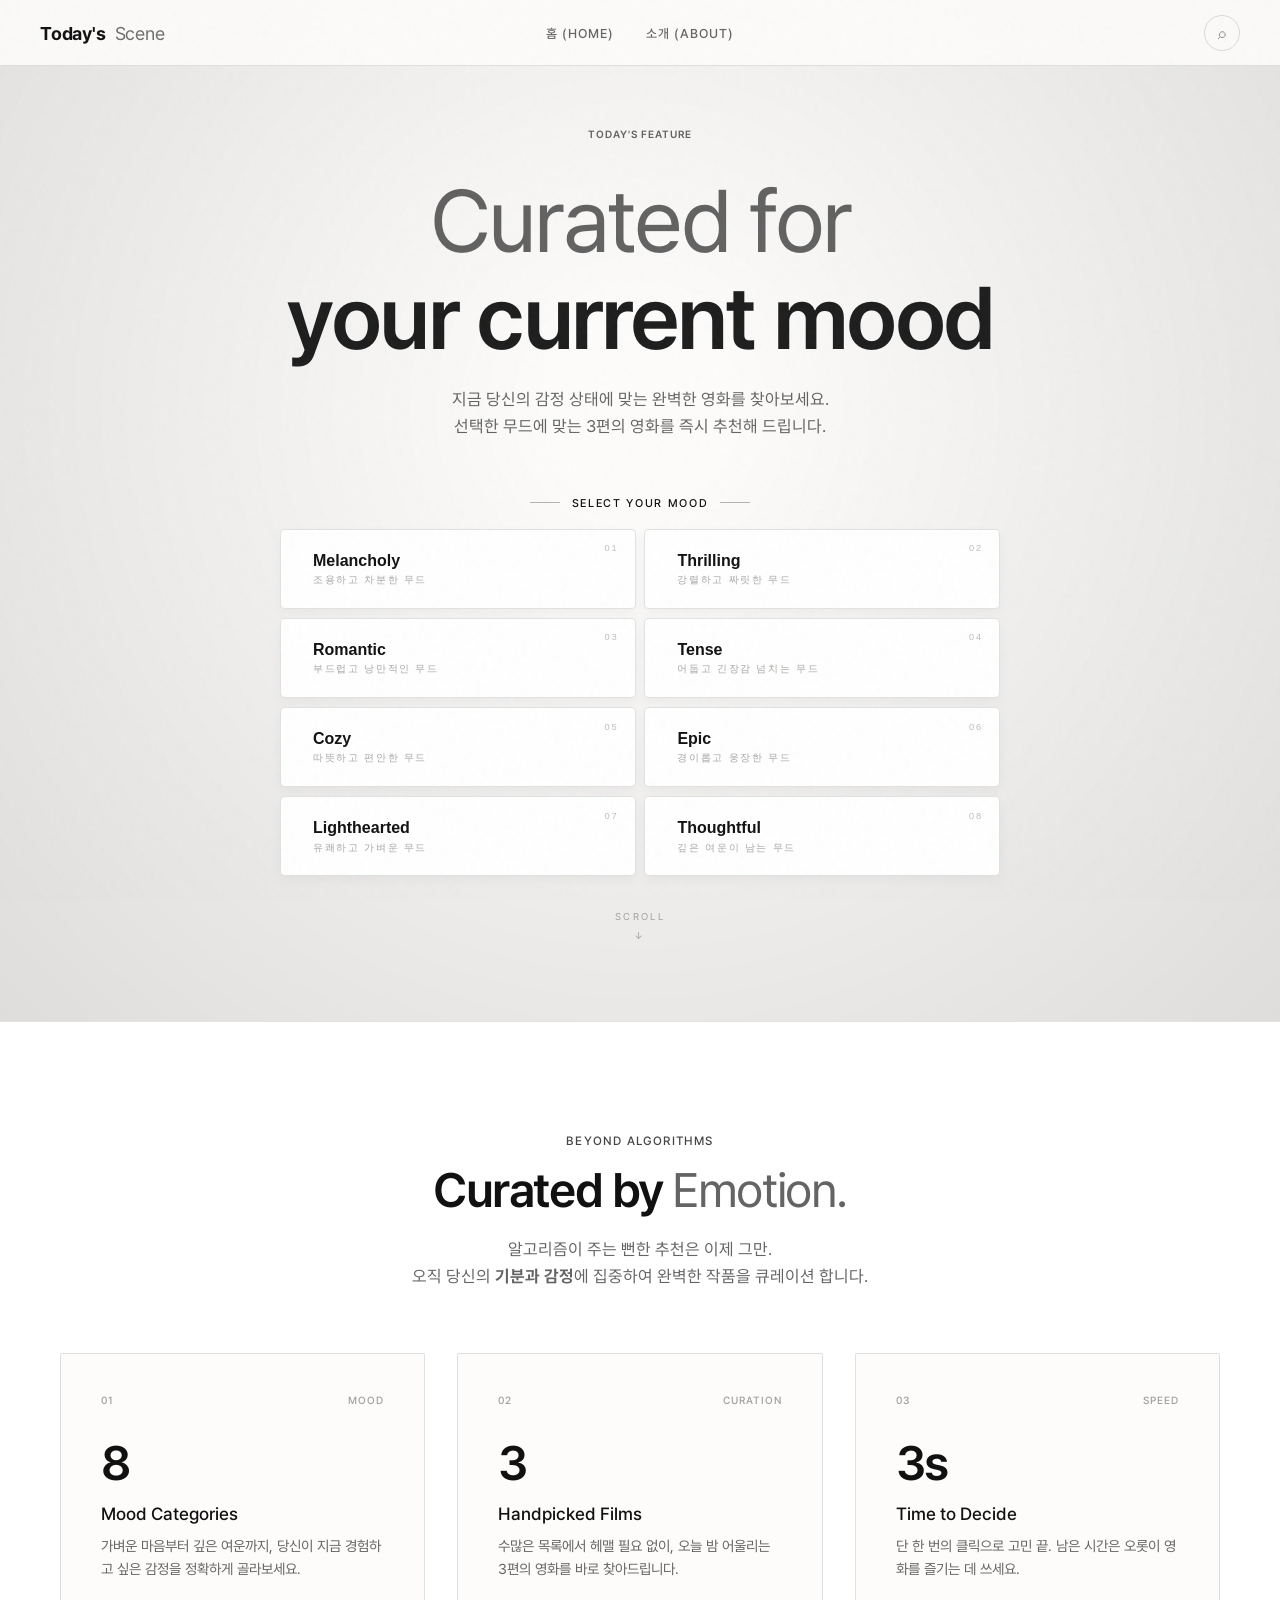
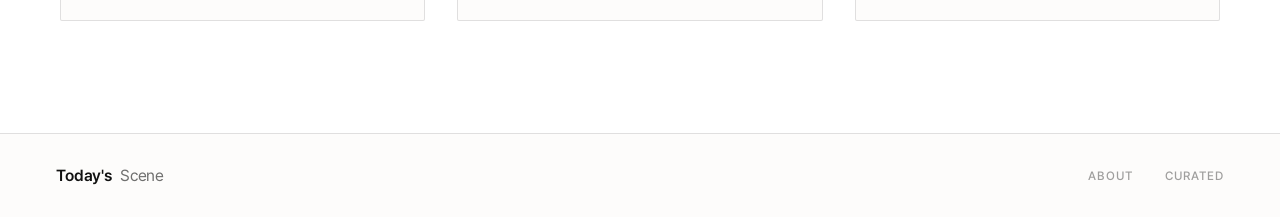
<file: index.html>
<!DOCTYPE html>
<html lang="ko">
<head>
  <meta charset="UTF-8"/>
  <meta name="viewport" content="width=device-width, initial-scale=1.0"/>
  <title>Today's Scene</title>
  <link rel="stylesheet" href="css/common.css">
  <style>
    :root {
      --bg: #fdfcfb; --bg2: #f5f4f1; --ink-deep: #0a0a0a;
      --accent: #111; --accent-2: #444; --accent-glow: rgba(0,0,0,.08);
      --cream: #fff; --paper: #fdfcfb;
      --ink: #111;
      --border: rgba(17,17,17,.12); --border-strong: rgba(17,17,17,.3);
      --w95: rgba(17,17,17,.95); --w65: rgba(17,17,17,.65);
      --w40: rgba(17,17,17,.4); --w15: rgba(17,17,17,.08);
      --r: 2px;
      --fp: 'Pretendard', -apple-system, sans-serif;
    }
    *, *::before, *::after { margin: 0; padding: 0; box-sizing: border-box }
    html { scroll-behavior: smooth }
    body {
      background: var(--bg); color: var(--w95);
      font-family: var(--fp); -webkit-font-smoothing: antialiased;
      overflow-x: hidden;
    }
    /* removed grain for cleaner look */

    /* ── NAV ── */
    nav {
      position: fixed; top: 0; left: 0; right: 0; z-index: 100;
      height: 66px; padding: 0 2.5rem;
      display: flex; align-items: center; justify-content: space-between;
      background: rgba(253,252,251,.9);
      border-bottom: 1px solid var(--border);
      backdrop-filter: blur(18px);
    }
    .nav-logo {
      font-family: var(--fp); font-size: 1.15rem; font-weight: 700;
      color: var(--ink); text-decoration: none; letter-spacing: -.01em;
      display: flex; align-items: center; gap: .55rem;
    }
    .nav-logo em { font-style: normal; font-weight: 400; opacity: .6 }
    .nav-links { display: flex; gap: 2rem; list-style: none; position: absolute; left: 50%; transform: translateX(-50%); }
    .nav-links a {
      font-size: .80rem; font-weight: 500; color: var(--w65);
      text-decoration: none; letter-spacing: .08em; text-transform: uppercase;
      transition: color .2s;
    }
    .nav-links a:hover { color: var(--accent) }

    /* ── HERO ── */
    .hero {
      min-height: 100vh; display: flex; flex-direction: column;
      align-items: center; justify-content: center;
      text-align: center; padding: 8rem 2rem 5rem;
      position: relative; overflow: hidden;
      background: var(--bg);
      transition: background 1.1s ease;
    }
    .hero::before {
      content: ""; position: absolute; inset: 0;
      background: radial-gradient(circle at 50% 40%, transparent 10%, rgba(0,0,0,0.12) 100%);
      pointer-events: none; z-index: 1; mix-blend-mode: multiply;
    }
    
    /* Cinematic Poster Marquee Background */
    .marquee-bg {
      position: absolute; inset: 0; pointer-events: none; z-index: 0;
      display: flex; flex-direction: column; justify-content: center; gap: 2rem;
      opacity: 0.12; transform: skewY(-5deg) scale(1.2);
      filter: grayscale(80%) contrast(1.2);
    }
    .marquee-row {
      display: flex; gap: 2rem; width: max-content;
      animation: scrollMarquee 50s linear infinite;
    }
    .marquee-row.reverse { animation-direction: reverse; animation-duration: 60s; }
    .marquee-poster {
      width: 160px; aspect-ratio: 2/3; border-radius: 8px;
      background-size: cover; background-position: center; background-color: var(--border);
      box-shadow: 0 10px 30px rgba(0,0,0,0.15);
    }
    @keyframes scrollMarquee {
      0% { transform: translateX(0); }
      100% { transform: translateX(-50%); }
    }

    .hero > *:not(.marquee-bg) {
      position: relative; z-index: 7;
    }

    .ticket {
      display: inline-flex; align-items: center; gap: .5rem;
      margin-bottom: 2rem; animation: fadeUp .6s ease both;
    }
    .ticket-txt { font-size: .65rem; font-weight: 600; letter-spacing: .1em; text-transform: uppercase; color: var(--w65) }

    h1 {
      font-size: clamp(3rem, 7vw, 5.5rem); font-weight: 600;
      line-height: 1.1; letter-spacing: -.03em; color: var(--w95);
      max-width: 860px; margin-bottom: 1.2rem;
      animation: fadeUp .8s ease both .1s; text-wrap: balance;
    }
    h1 em { font-style: normal; color: var(--w65); font-weight: 400; }

    .sub {
      font-size: 1.05rem; line-height: 1.6; color: var(--w65); max-width: 500px;
      margin: 0 auto 3.5rem; font-weight: 400; animation: fadeUp .8s ease both .2s;
    }

    .mood-q {
      font-size: .7rem; font-weight: 500; letter-spacing: .15em; text-transform: uppercase;
      color: var(--accent); margin-bottom: 1.2rem; animation: fadeUp .8s ease both .28s;
      display: flex; align-items: center; gap: .7rem; justify-content: center;
    }
    .mood-q::before, .mood-q::after { content: ""; width: 30px; height: 1px; background: var(--border-strong); }

    /* ── NEW MOOD GRID ────────────────────────────────────── */
    .mood-grid {
      display: grid;
      grid-template-columns: 1fr 1fr;
      gap: .55rem;
      max-width: 720px;
      width: 100%;
      animation: fadeUp .8s ease both .35s;
    }
    .mood-cell {
      position: relative; display: flex; flex-direction: column;
      align-items: flex-start; justify-content: center;
      padding: 1.3rem 1.6rem 1.3rem 2rem;
      background: #ffffff;
      border: 1px solid var(--border);
      border-radius: 5px;
      box-shadow: 0 4px 12px rgba(0,0,0,.04);
      cursor: pointer; overflow: hidden;
      transition: transform .3s, border-color .3s, background .3s, box-shadow .3s;
      text-align: left;
    }
    /* left accent bar */
    .mood-cell::before {
      content: ""; position: absolute; left: 0; top: 0; bottom: 0; width: 3px;
      background: var(--mc, var(--gold)); opacity: 0;
      transition: opacity .3s;
    }
    /* hover gradient wash */
    .mood-cell::after {
      content: ""; position: absolute; inset: 0;
      background: radial-gradient(ellipse at 0% 50%, color-mix(in srgb, var(--mc, var(--gold)) 15%, transparent) 0%, transparent 65%);
      opacity: 0; transition: opacity .4s;
    }
    .mood-cell:hover {
      transform: translateX(3px);
      border-color: color-mix(in srgb, var(--mc, var(--gold)) 60%, transparent);
      background: rgba(26,22,18,.05);
      box-shadow: 0 8px 24px rgba(0,0,0,.08);
    }
    .mood-cell:hover::before { opacity: 1 }
    .mood-cell:hover::after  { opacity: 1 }
    .mood-cell.active {
      border-color: var(--gold);
      background: #ffffff;
      box-shadow: 0 8px 24px rgba(212,165,116,.2);
      transform: translateX(0);
    }
    .mood-cell.active::before { opacity: 1; background: var(--gold) }

    .mood-num {
      position: absolute; top: .85rem; right: 1rem;
      font-size: .58rem; font-weight: 500; letter-spacing: .2em;
      color: rgba(26,22,18,.28); z-index: 1;
    }
    .mood-name {
      font-size: 1rem; font-weight: 600; color: var(--ink); line-height: 1.2;
      margin-bottom: .22rem; position: relative; z-index: 1;
      transition: color .2s;
    }
    .mood-cell:hover .mood-name { color: var(--ink-deep) }
    .mood-sub {
      font-size: .65rem; font-weight: 400; letter-spacing: .16em;
      text-transform: uppercase; color: rgba(26,22,18,.38);
      position: relative; z-index: 1; transition: color .3s;
    }
    .mood-cell:hover .mood-sub { color: color-mix(in srgb, var(--mc, var(--gold)) 80%, rgba(255,255,255,.6)) }

    /* mood accent colors (Stronger & more vibrant) */
    [data-mood="melancholy"] { --mc: #4a90e2 } /* Deep Blue */
    [data-mood="excited"]    { --mc: #f05a28 } /* Vibrant Orange */
    [data-mood="romantic"]   { --mc: #e84a7e } /* Vivid Pink */
    [data-mood="dark"]       { --mc: #8b5cf6 } /* Deep Purple */
    [data-mood="cozy"]       { --mc: #f59e0b } /* Warm Amber */
    [data-mood="wonder"]     { --mc: #0ea5e9 } /* Bright Cerulean */
    [data-mood="funny"]      { --mc: #10b981 } /* Emerald Green */
    [data-mood="thoughtful"] { --mc: #64748b } /* Slate Gray */

    .scroll-hint {
      margin-top: 2.2rem;
      display: flex; flex-direction: column; align-items: center; gap: .45rem;
      color: rgba(26,22,18,.35); font-size: .62rem; letter-spacing: .24em; text-transform: uppercase;
      animation: fadeUp .8s ease both 1s; z-index: 8;
    }
    .scroll-arr { animation: bob 2s infinite; color: var(--gold) }
    @keyframes bob { 0%,100%{transform:translateY(0)} 50%{transform:translateY(6px)} }

    /* ── INFO STRIP ── */
    .strip {
      background: var(--cream); color: var(--ink);
      padding: 7rem 3.5rem; position: relative;
      border-top: 1px solid var(--border);
    }
    .strip-head {
      max-width: 1160px; margin: 0 auto 4rem;
      display: flex; flex-direction: column; align-items: center; text-align: center;
    }
    .strip-eyebrow {
      font-size: .75rem; font-weight: 500; letter-spacing: .1em; text-transform: uppercase;
      color: var(--accent-2); margin-bottom: 1rem;
    }
    .strip-title {
      font-size: clamp(2rem, 4vw, 3rem); font-weight: 600;
      line-height: 1.1; letter-spacing: -.03em; color: var(--ink); text-wrap: balance;
    }
    .strip-title em { font-style: normal; color: var(--w65); font-weight: 400 }
    .strip-grid {
      max-width: 1160px; margin: 0 auto;
      display: grid; grid-template-columns: repeat(3,1fr); gap: 2rem;
    }
    .stat-card {
      padding: 2.5rem; background: var(--bg);
      border: 1px solid var(--border); border-radius: var(--r);
      transition: transform .3s;
    }
    .stat-card:hover { transform: translateY(-4px); border-color: var(--border-strong) }
    .stat-serial {
      font-size: .65rem; font-weight: 500; letter-spacing: .1em; color: var(--w40);
      margin-bottom: 2rem; display: flex; justify-content: space-between;
    }
    .stat-num  { font-size: 3rem; font-weight: 600; line-height: 1; letter-spacing: -.04em; color: var(--accent); margin-bottom: 1rem }
    .stat-label { font-size: 1.1rem; font-weight: 500; color: var(--ink); margin-bottom: .6rem }
    .stat-desc  { font-size: .9rem; color: var(--w65); line-height: 1.6; font-weight: 400 }

    /* ── FOOTER ── */
    footer { background: var(--bg); padding: 0; border-top: 1px solid var(--border) }
    .footer-row { display: flex; align-items: center; justify-content: space-between; padding: 2rem 3.5rem; gap: 1rem; flex-wrap: wrap }
    .foot-logo { font-size: 1rem; font-weight: 600; color: var(--ink); text-decoration: none; letter-spacing: -.01em; display: flex; align-items: center; gap: .5rem }
    .foot-logo em { font-style: normal; font-weight: 400; opacity: .6 }
    .foot-links { display: flex; gap: 2rem }
    .foot-links a { font-size: .75rem; font-weight: 500; color: var(--w40); text-decoration: none; letter-spacing: .08em; text-transform: uppercase; transition: color .2s }
    .foot-links a:hover { color: var(--accent) }

    @keyframes fadeUp { from{opacity:0;transform:translateY(16px)} to{opacity:1;transform:translateY(0)} }

    @media(max-width:900px) { .strip-grid{grid-template-columns:1fr} }
    @media(max-width:640px) {
      nav{padding:0 1.2rem} .nav-links{display:none}
      .hero{padding:7rem 1.2rem 5rem}
      .mood-grid{grid-template-columns:1fr; max-width:400px}
      .strip{padding:4rem 1.2rem}
      .footer-row{padding:1.3rem 1.2rem} .foot-links{display:none}
    }
  </style>
</head>
<body>

<nav>
  <a href="index.html" class="nav-logo">Today's <em>Scene</em></a>
  <ul class="nav-links">
    <li><a href="index.html">홈 (Home)</a></li>
    <li><a href="about.html">소개 (About)</a></li>
  </ul>
  <div class="nav-right">
    <button class="search-btn" onclick="openSearch()" title="영화 검색">⌕</button>
  </div>
</nav>

<section class="hero" id="hero">
  <div class="marquee-bg" id="marqueeBg"></div>

  <p class="ticket"><span class="ticket-txt">Today's Feature</span></p>
  <h1><em>Curated for</em><br>your current mood</h1>
  <p class="sub">지금 당신의 감정 상태에 맞는 완벽한 영화를 찾아보세요.<br>선택한 무드에 맞는 3편의 영화를 즉시 추천해 드립니다.</p>
  <p class="mood-q">Select Your Mood</p>

  <div class="mood-grid">
    <button class="mood-cell" data-mood="melancholy" onclick="go(this)">
      <span class="mood-num">01</span>
      <span class="mood-name">Melancholy</span>
      <span class="mood-sub">조용하고 차분한 무드</span>
    </button>
    <button class="mood-cell" data-mood="excited" onclick="go(this)">
      <span class="mood-num">02</span>
      <span class="mood-name">Thrilling</span>
      <span class="mood-sub">강렬하고 짜릿한 무드</span>
    </button>
    <button class="mood-cell" data-mood="romantic" onclick="go(this)">
      <span class="mood-num">03</span>
      <span class="mood-name">Romantic</span>
      <span class="mood-sub">부드럽고 낭만적인 무드</span>
    </button>
    <button class="mood-cell" data-mood="dark" onclick="go(this)">
      <span class="mood-num">04</span>
      <span class="mood-name">Tense</span>
      <span class="mood-sub">어둡고 긴장감 넘치는 무드</span>
    </button>
    <button class="mood-cell" data-mood="cozy" onclick="go(this)">
      <span class="mood-num">05</span>
      <span class="mood-name">Cozy</span>
      <span class="mood-sub">따뜻하고 편안한 무드</span>
    </button>
    <button class="mood-cell" data-mood="wonder" onclick="go(this)">
      <span class="mood-num">06</span>
      <span class="mood-name">Epic</span>
      <span class="mood-sub">경이롭고 웅장한 무드</span>
    </button>
    <button class="mood-cell" data-mood="funny" onclick="go(this)">
      <span class="mood-num">07</span>
      <span class="mood-name">Lighthearted</span>
      <span class="mood-sub">유쾌하고 가벼운 무드</span>
    </button>
    <button class="mood-cell" data-mood="thoughtful" onclick="go(this)">
      <span class="mood-num">08</span>
      <span class="mood-name">Thoughtful</span>
      <span class="mood-sub">깊은 여운이 남는 무드</span>
    </button>
  </div>

  <div class="scroll-hint"><span>Scroll</span><span class="scroll-arr">↓</span></div>
</section>

<section class="strip">
  <div class="strip-head">
    <p class="strip-eyebrow">Beyond Algorithms</p>
    <h2 class="strip-title">Curated by <em>Emotion.</em></h2>
    <p style="text-align:center; font-size:1.05rem; color:var(--w65); max-width:560px; margin: 1.2rem auto 0; line-height:1.6; font-weight:400;">
      알고리즘이 주는 뻔한 추천은 이제 그만.<br>오직 당신의 <strong>기분과 감정</strong>에 집중하여 완벽한 작품을 큐레이션 합니다.
    </p>
  </div>
  <div class="strip-grid">
    <div class="stat-card">
      <div class="stat-serial"><span>01</span><span>MOOD</span></div>
      <div class="stat-num">8</div>
      <div class="stat-label">Mood Categories</div>
      <div class="stat-desc">가벼운 마음부터 깊은 여운까지, 당신이 지금 경험하고 싶은 감정을 정확하게 골라보세요.</div>
    </div>
    <div class="stat-card">
      <div class="stat-serial"><span>02</span><span>CURATION</span></div>
      <div class="stat-num">3</div>
      <div class="stat-label">Handpicked Films</div>
      <div class="stat-desc">수많은 목록에서 헤맬 필요 없이, 오늘 밤 어울리는 3편의 영화를 바로 찾아드립니다.</div>
    </div>
    <div class="stat-card">
      <div class="stat-serial"><span>03</span><span>SPEED</span></div>
      <div class="stat-num">3s</div>
      <div class="stat-label">Time to Decide</div>
      <div class="stat-desc">단 한 번의 클릭으로 고민 끝. 남은 시간은 오롯이 영화를 즐기는 데 쓰세요.</div>
    </div>
  </div>
</section>

<footer>
  <div class="footer-row">
    <a href="index.html" class="foot-logo">Today's <em>Scene</em></a>
    <div class="foot-links">
      <a href="about.html">About</a>
      <a href="index.html">Curated</a>
    </div>
  </div>
</footer>

<script src="js/movies-data.js"></script>
<script src="js/common.js"></script>
<script>
const BG = {
  melancholy: 'radial-gradient(ellipse at 50% 25%, #f4f8fd 0%, #e8f0fe 60%, #cce0ff 100%)',
  excited:    'radial-gradient(ellipse at 50% 25%, #fff5ea 0%, #ffe0bf 60%, #ffc894 100%)',
  romantic:   'radial-gradient(ellipse at 50% 25%, #fff5f8 0%, #fde2ec 60%, #facce0 100%)',
  dark:       'radial-gradient(ellipse at 50% 25%, #f9f5ff 0%, #f2e6ff 60%, #e2cbf5 100%)',
  cozy:       'radial-gradient(ellipse at 50% 25%, #fff9e6 0%, #ffebb3 60%, #fcd66a 100%)',
  wonder:     'radial-gradient(ellipse at 50% 25%, #f0fafb 0%, #e1f4fa 60%, #bdecfc 100%)',
  funny:      'radial-gradient(ellipse at 50% 25%, #f2fcf5 0%, #e2fce9 60%, #c4f7d4 100%)',
  thoughtful: 'radial-gradient(ellipse at 50% 25%, #f6f8fa 0%, #eef2f6 60%, #e2e8f0 100%)',
};

function go(btn) {
  document.querySelectorAll('.mood-cell').forEach(c => c.classList.remove('active'));
  btn.classList.add('active');
  document.getElementById('hero').style.background = BG[btn.dataset.mood];
  sessionStorage.setItem('mood', btn.dataset.mood);
  setTimeout(() => { window.location.href = 'result.html' }, 480);
}

// Fetch trending movies for background marquee
async function initMarquee() {
  try {
    const res = await fetch(`https://api.themoviedb.org/3/trending/movie/week?api_key=07095f4f93d3be485e207578d4a61624&language=ko-KR`);
    const data = await res.json();
    if (data && data.results) {
      const movies = data.results.filter(m => m.poster_path);
      const row1 = movies.slice(0, Math.floor(movies.length / 2));
      const row2 = movies.slice(Math.floor(movies.length / 2));
      
      const buildItems = (arr) => arr.map(m => `<div class="marquee-poster" style="background-image:url('https://image.tmdb.org/t/p/w500${m.poster_path}')"></div>`).join('');
      
      const r1Html = buildItems(row1);
      const r2Html = buildItems(row2);
      
      // Duplicate for infinite scroll
      document.getElementById('marqueeBg').innerHTML = `
        <div class="marquee-row">${r1Html}${r1Html}</div>
        <div class="marquee-row reverse">${r2Html}${r2Html}</div>
        <div class="marquee-row">${r1Html}${r1Html}</div>
      `;
    }
  } catch(e) { console.error('Marquee Error:', e); }
}

document.addEventListener('DOMContentLoaded', () => {
  initMarquee();
});

document.querySelectorAll('.mood-cell').forEach(c => {
  c.addEventListener('mouseenter', () => {
    const color = getComputedStyle(c).getPropertyValue('--mc').trim();
    if (color) {
      document.body.style.setProperty('--orb-1', color);
      document.body.style.setProperty('--orb-2', color);
    }
    const mood = c.dataset.mood;
    if (BG[mood]) {
      document.getElementById('hero').style.background = BG[mood];
    }
  });
  c.addEventListener('mouseleave', () => {
    document.body.style.removeProperty('--orb-1');
    document.body.style.removeProperty('--orb-2');
    if (!c.classList.contains('active')) {
      document.getElementById('hero').style.background = 'var(--bg)';
    }
  });
});
</script>
</body>
</html>
</file>
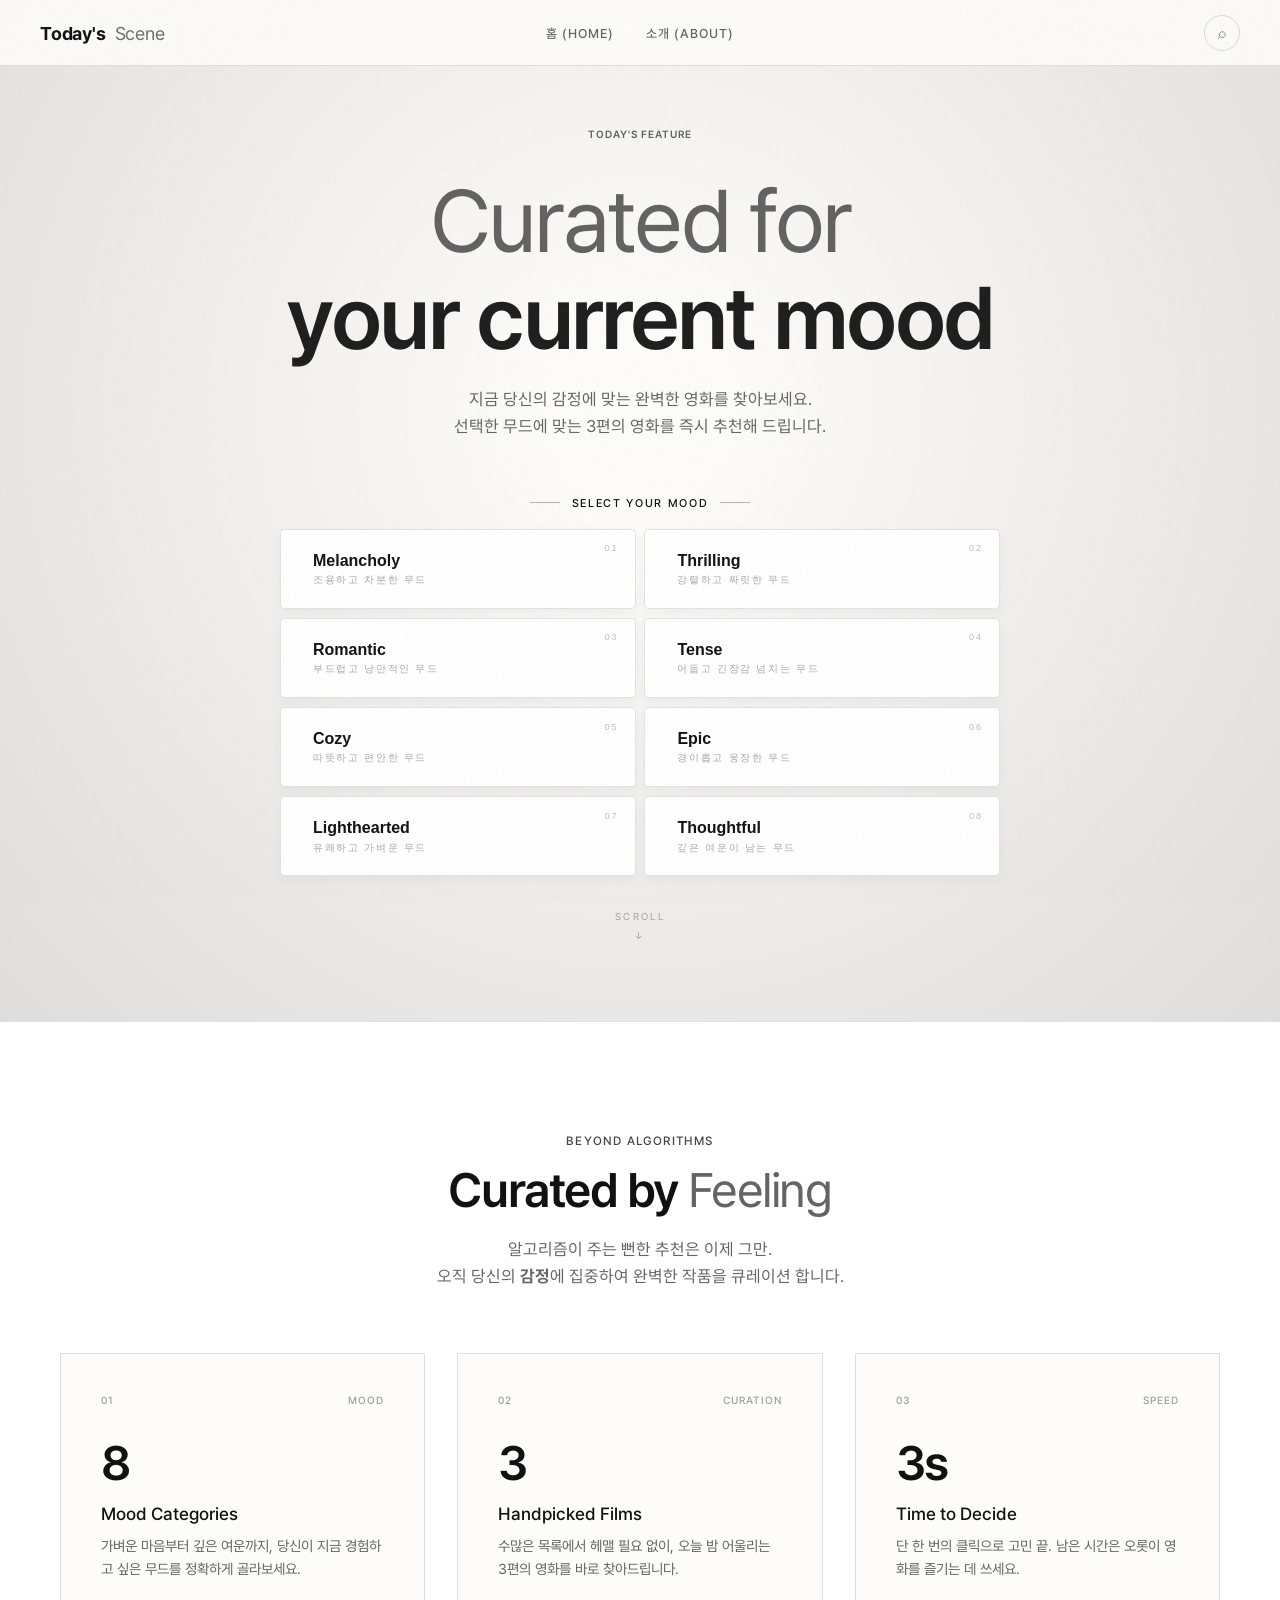
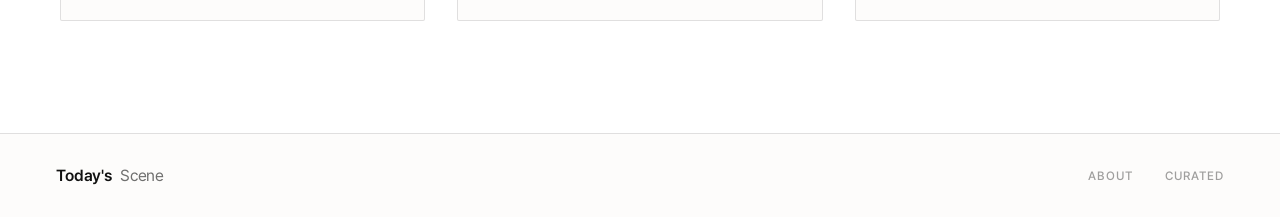
<file: src/main/resources/static/index.html>
<!DOCTYPE html>
<html lang="ko">

<head>
  <meta charset="UTF-8" />
  <meta name="viewport" content="width=device-width, initial-scale=1.0" />
  <title>Today's Scene</title>
  <link rel="icon" href="/images/favicon.svg" type="image/svg+xml">
  <link rel="stylesheet" href="css/common.css">
  <style>
    :root {
      --bg: #fdfcfb;
      --bg2: #f5f4f1;
      --ink-deep: #0a0a0a;
      --accent: #111;
      --accent-2: #444;
      --accent-glow: rgba(0, 0, 0, .08);
      --cream: #fff;
      --paper: #fdfcfb;
      --ink: #111;
      --border: rgba(17, 17, 17, .12);
      --border-strong: rgba(17, 17, 17, .3);
      --w95: rgba(17, 17, 17, .95);
      --w65: rgba(17, 17, 17, .65);
      --w40: rgba(17, 17, 17, .4);
      --w15: rgba(17, 17, 17, .08);
      --r: 2px;
      --fp: 'Pretendard', -apple-system, sans-serif;
    }

    *,
    *::before,
    *::after {
      margin: 0;
      padding: 0;
      box-sizing: border-box
    }

    html {
      scroll-behavior: smooth
    }

    body {
      background: var(--bg);
      color: var(--w95);
      font-family: var(--fp);
      -webkit-font-smoothing: antialiased;
      overflow-x: hidden;
    }

    /* removed grain for cleaner look */

    /* ── NAV ── */
    nav {
      position: fixed;
      top: 0;
      left: 0;
      right: 0;
      z-index: 100;
      height: 66px;
      padding: 0 2.5rem;
      display: flex;
      align-items: center;
      justify-content: space-between;
      background: rgba(253, 252, 251, .9);
      border-bottom: 1px solid var(--border);
      backdrop-filter: blur(18px);
    }

    .nav-logo {
      font-family: var(--fp);
      font-size: 1.15rem;
      font-weight: 700;
      color: var(--ink);
      text-decoration: none;
      letter-spacing: -.01em;
      display: flex;
      align-items: center;
      gap: .55rem;
    }

    .nav-logo em {
      font-style: normal;
      font-weight: 400;
      opacity: .6
    }

    .nav-links {
      display: flex;
      gap: 2rem;
      list-style: none;
      position: absolute;
      left: 50%;
      transform: translateX(-50%);
    }

    .nav-links a {
      font-size: .80rem;
      font-weight: 500;
      color: var(--w65);
      text-decoration: none;
      letter-spacing: .08em;
      text-transform: uppercase;
      transition: color .2s;
    }

    .nav-links a:hover {
      color: var(--accent)
    }

    /* ── HERO ── */
    .hero {
      min-height: 100vh;
      display: flex;
      flex-direction: column;
      align-items: center;
      justify-content: center;
      text-align: center;
      padding: 8rem 2rem 5rem;
      position: relative;
      overflow: hidden;
      background: var(--bg);
      transition: background 1.1s ease;
    }

    .hero::before {
      content: "";
      position: absolute;
      inset: 0;
      background: radial-gradient(circle at 50% 40%, transparent 10%, rgba(0, 0, 0, 0.12) 100%);
      pointer-events: none;
      z-index: 1;
      mix-blend-mode: multiply;
    }

    /* Cinematic Poster Marquee Background */
    .marquee-bg {
      position: absolute;
      inset: 0;
      pointer-events: none;
      z-index: 0;
      display: flex;
      flex-direction: column;
      justify-content: center;
      gap: 2rem;
      opacity: 0.12;
      transform: skewY(-5deg) scale(1.2);
      filter: grayscale(80%) contrast(1.2);
    }

    .marquee-row {
      display: flex;
      gap: 2rem;
      width: max-content;
      animation: scrollMarquee 50s linear infinite;
    }

    .marquee-row.reverse {
      animation-direction: reverse;
      animation-duration: 60s;
    }

    .marquee-poster {
      width: 160px;
      aspect-ratio: 2/3;
      border-radius: 8px;
      background-size: cover;
      background-position: center;
      background-color: var(--border);
      box-shadow: 0 10px 30px rgba(0, 0, 0, 0.15);
    }

    @keyframes scrollMarquee {
      0% {
        transform: translateX(0);
      }

      100% {
        transform: translateX(-50%);
      }
    }

    .hero>*:not(.marquee-bg) {
      position: relative;
      z-index: 7;
    }

    .ticket {
      display: inline-flex;
      align-items: center;
      gap: .5rem;
      margin-bottom: 2rem;
      animation: fadeUp .6s ease both;
    }

    .ticket-txt {
      font-size: .65rem;
      font-weight: 600;
      letter-spacing: .1em;
      text-transform: uppercase;
      color: var(--w65)
    }

    h1 {
      font-size: clamp(3rem, 7vw, 5.5rem);
      font-weight: 600;
      line-height: 1.1;
      letter-spacing: -.03em;
      color: var(--w95);
      max-width: 860px;
      margin-bottom: 1.2rem;
      animation: fadeUp .8s ease both .1s;
      text-wrap: balance;
    }

    h1 em {
      font-style: normal;
      color: var(--w65);
      font-weight: 400;
    }

    .sub {
      font-size: 1.05rem;
      line-height: 1.6;
      color: var(--w65);
      max-width: 500px;
      margin: 0 auto 3.5rem;
      font-weight: 400;
      animation: fadeUp .8s ease both .2s;
    }

    .mood-q {
      font-size: .7rem;
      font-weight: 500;
      letter-spacing: .15em;
      text-transform: uppercase;
      color: var(--accent);
      margin-bottom: 1.2rem;
      animation: fadeUp .8s ease both .28s;
      display: flex;
      align-items: center;
      gap: .7rem;
      justify-content: center;
    }

    .mood-q::before,
    .mood-q::after {
      content: "";
      width: 30px;
      height: 1px;
      background: var(--border-strong);
    }

    /* ── NEW MOOD GRID ────────────────────────────────────── */
    .mood-grid {
      display: grid;
      grid-template-columns: 1fr 1fr;
      gap: .55rem;
      max-width: 720px;
      width: 100%;
      animation: fadeUp .8s ease both .35s;
    }

    .mood-cell {
      position: relative;
      display: flex;
      flex-direction: column;
      align-items: flex-start;
      justify-content: center;
      padding: 1.3rem 1.6rem 1.3rem 2rem;
      background: #ffffff;
      border: 1px solid var(--border);
      border-radius: 5px;
      box-shadow: 0 4px 12px rgba(0, 0, 0, .04);
      cursor: pointer;
      overflow: hidden;
      transition: transform .3s, border-color .3s, background .3s, box-shadow .3s;
      text-align: left;
    }

    /* left accent bar */
    .mood-cell::before {
      content: "";
      position: absolute;
      left: 0;
      top: 0;
      bottom: 0;
      width: 3px;
      background: var(--mc, var(--gold));
      opacity: 0;
      transition: opacity .3s;
    }

    /* hover gradient wash */
    .mood-cell::after {
      content: "";
      position: absolute;
      inset: 0;
      background: radial-gradient(ellipse at 0% 50%, color-mix(in srgb, var(--mc, var(--gold)) 15%, transparent) 0%, transparent 65%);
      opacity: 0;
      transition: opacity .4s;
    }

    .mood-cell:hover {
      transform: translateX(3px);
      border-color: color-mix(in srgb, var(--mc, var(--gold)) 60%, transparent);
      background: rgba(26, 22, 18, .05);
      box-shadow: 0 8px 24px rgba(0, 0, 0, .08);
    }

    .mood-cell:hover::before {
      opacity: 1
    }

    .mood-cell:hover::after {
      opacity: 1
    }

    .mood-cell.active {
      border-color: var(--gold);
      background: #ffffff;
      box-shadow: 0 8px 24px rgba(212, 165, 116, .2);
      transform: translateX(0);
    }

    .mood-cell.active::before {
      opacity: 1;
      background: var(--gold)
    }

    .mood-num {
      position: absolute;
      top: .85rem;
      right: 1rem;
      font-size: .58rem;
      font-weight: 500;
      letter-spacing: .2em;
      color: rgba(26, 22, 18, .28);
      z-index: 1;
    }

    .mood-name {
      font-size: 1rem;
      font-weight: 600;
      color: var(--ink);
      line-height: 1.2;
      margin-bottom: .22rem;
      position: relative;
      z-index: 1;
      transition: color .2s;
    }

    .mood-cell:hover .mood-name {
      color: var(--ink-deep)
    }

    .mood-sub {
      font-size: .65rem;
      font-weight: 400;
      letter-spacing: .16em;
      text-transform: uppercase;
      color: rgba(26, 22, 18, .38);
      position: relative;
      z-index: 1;
      transition: color .3s;
    }

    .mood-cell:hover .mood-sub {
      color: color-mix(in srgb, var(--mc, var(--gold)) 80%, rgba(255, 255, 255, .6))
    }

    /* mood accent colors (Stronger & more vibrant) */
    [data-mood="melancholy"] {
      --mc: #4a90e2
    }

    /* Deep Blue */
    [data-mood="excited"] {
      --mc: #f05a28
    }

    /* Vibrant Orange */
    [data-mood="romantic"] {
      --mc: #e84a7e
    }

    /* Vivid Pink */
    [data-mood="dark"] {
      --mc: #8b5cf6
    }

    /* Deep Purple */
    [data-mood="cozy"] {
      --mc: #f59e0b
    }

    /* Warm Amber */
    [data-mood="wonder"] {
      --mc: #0ea5e9
    }

    /* Bright Cerulean */
    [data-mood="funny"] {
      --mc: #10b981
    }

    /* Emerald Green */
    [data-mood="thoughtful"] {
      --mc: #64748b
    }

    /* Slate Gray */

    .scroll-hint {
      margin-top: 2.2rem;
      display: flex;
      flex-direction: column;
      align-items: center;
      gap: .45rem;
      color: rgba(26, 22, 18, .35);
      font-size: .62rem;
      letter-spacing: .24em;
      text-transform: uppercase;
      animation: fadeUp .8s ease both 1s;
      z-index: 8;
    }

    .scroll-arr {
      animation: bob 2s infinite;
      color: var(--gold)
    }

    @keyframes bob {

      0%,
      100% {
        transform: translateY(0)
      }

      50% {
        transform: translateY(6px)
      }
    }

    /* ── INFO STRIP ── */
    .strip {
      background: var(--cream);
      color: var(--ink);
      padding: 7rem 3.5rem;
      position: relative;
      border-top: 1px solid var(--border);
    }

    .strip-head {
      max-width: 1160px;
      margin: 0 auto 4rem;
      display: flex;
      flex-direction: column;
      align-items: center;
      text-align: center;
    }

    .strip-eyebrow {
      font-size: .75rem;
      font-weight: 500;
      letter-spacing: .1em;
      text-transform: uppercase;
      color: var(--accent-2);
      margin-bottom: 1rem;
    }

    .strip-title {
      font-size: clamp(2rem, 4vw, 3rem);
      font-weight: 600;
      line-height: 1.1;
      letter-spacing: -.03em;
      color: var(--ink);
      text-wrap: balance;
    }

    .strip-title em {
      font-style: normal;
      color: var(--w65);
      font-weight: 400
    }

    .strip-grid {
      max-width: 1160px;
      margin: 0 auto;
      display: grid;
      grid-template-columns: repeat(3, 1fr);
      gap: 2rem;
    }

    .stat-card {
      padding: 2.5rem;
      background: var(--bg);
      border: 1px solid var(--border);
      border-radius: var(--r);
      transition: transform .3s;
    }

    .stat-card:hover {
      transform: translateY(-4px);
      border-color: var(--border-strong)
    }

    .stat-serial {
      font-size: .65rem;
      font-weight: 500;
      letter-spacing: .1em;
      color: var(--w40);
      margin-bottom: 2rem;
      display: flex;
      justify-content: space-between;
    }

    .stat-num {
      font-size: 3rem;
      font-weight: 600;
      line-height: 1;
      letter-spacing: -.04em;
      color: var(--accent);
      margin-bottom: 1rem
    }

    .stat-label {
      font-size: 1.1rem;
      font-weight: 500;
      color: var(--ink);
      margin-bottom: .6rem
    }

    .stat-desc {
      font-size: .9rem;
      color: var(--w65);
      line-height: 1.6;
      font-weight: 400
    }

    /* ── FOOTER ── */
    footer {
      background: var(--bg);
      padding: 0;
      border-top: 1px solid var(--border)
    }

    .footer-row {
      display: flex;
      align-items: center;
      justify-content: space-between;
      padding: 2rem 3.5rem;
      gap: 1rem;
      flex-wrap: wrap
    }

    .foot-logo {
      font-size: 1rem;
      font-weight: 600;
      color: var(--ink);
      text-decoration: none;
      letter-spacing: -.01em;
      display: flex;
      align-items: center;
      gap: .5rem
    }

    .foot-logo em {
      font-style: normal;
      font-weight: 400;
      opacity: .6
    }

    .foot-links {
      display: flex;
      gap: 2rem
    }

    .foot-links a {
      font-size: .75rem;
      font-weight: 500;
      color: var(--w40);
      text-decoration: none;
      letter-spacing: .08em;
      text-transform: uppercase;
      transition: color .2s
    }

    .foot-links a:hover {
      color: var(--accent)
    }

    @keyframes fadeUp {
      from {
        opacity: 0;
        transform: translateY(16px)
      }

      to {
        opacity: 1;
        transform: translateY(0)
      }
    }

    @media(max-width:900px) {
      .strip-grid {
        grid-template-columns: 1fr
      }
    }

    @media(max-width:640px) {
      nav {
        padding: 0 1.2rem
      }

      .nav-links {
        display: none
      }

      .hero {
        padding: 7rem 1.2rem 5rem
      }

      .mood-grid {
        grid-template-columns: 1fr;
        max-width: 400px
      }

      .strip {
        padding: 4rem 1.2rem
      }

      .footer-row {
        padding: 1.3rem 1.2rem
      }

      .foot-links {
        display: none
      }
    }
  </style>
</head>

<body>

  <nav>
    <a href="index.html" class="nav-logo">Today's <em>Scene</em></a>
    <ul class="nav-links">
      <li><a href="index.html">홈 (Home)</a></li>
      <li><a href="about.html">소개 (About)</a></li>
    </ul>
    <div class="nav-right">
      <button class="search-btn" onclick="openSearch()" title="영화 검색">⌕</button>
    </div>
  </nav>

  <section class="hero" id="hero">
    <div class="marquee-bg" id="marqueeBg"></div>

    <p class="ticket"><span class="ticket-txt">Today's Feature</span></p>
    <h1><em>Curated for</em><br>your current mood</h1>
    <p class="sub">지금 당신의 감정에 맞는 완벽한 영화를 찾아보세요.<br>선택한 무드에 맞는 3편의 영화를 즉시 추천해 드립니다.</p>
    <p class="mood-q">Select Your Mood</p>

    <div class="mood-grid">
      <button class="mood-cell" data-mood="melancholy" onclick="go(this)">
        <span class="mood-num">01</span>
        <span class="mood-name">Melancholy</span>
        <span class="mood-sub">조용하고 차분한 무드</span>
      </button>
      <button class="mood-cell" data-mood="excited" onclick="go(this)">
        <span class="mood-num">02</span>
        <span class="mood-name">Thrilling</span>
        <span class="mood-sub">강렬하고 짜릿한 무드</span>
      </button>
      <button class="mood-cell" data-mood="romantic" onclick="go(this)">
        <span class="mood-num">03</span>
        <span class="mood-name">Romantic</span>
        <span class="mood-sub">부드럽고 낭만적인 무드</span>
      </button>
      <button class="mood-cell" data-mood="dark" onclick="go(this)">
        <span class="mood-num">04</span>
        <span class="mood-name">Tense</span>
        <span class="mood-sub">어둡고 긴장감 넘치는 무드</span>
      </button>
      <button class="mood-cell" data-mood="cozy" onclick="go(this)">
        <span class="mood-num">05</span>
        <span class="mood-name">Cozy</span>
        <span class="mood-sub">따뜻하고 편안한 무드</span>
      </button>
      <button class="mood-cell" data-mood="wonder" onclick="go(this)">
        <span class="mood-num">06</span>
        <span class="mood-name">Epic</span>
        <span class="mood-sub">경이롭고 웅장한 무드</span>
      </button>
      <button class="mood-cell" data-mood="funny" onclick="go(this)">
        <span class="mood-num">07</span>
        <span class="mood-name">Lighthearted</span>
        <span class="mood-sub">유쾌하고 가벼운 무드</span>
      </button>
      <button class="mood-cell" data-mood="thoughtful" onclick="go(this)">
        <span class="mood-num">08</span>
        <span class="mood-name">Thoughtful</span>
        <span class="mood-sub">깊은 여운이 남는 무드</span>
      </button>
    </div>

    <div class="scroll-hint"><span>Scroll</span><span class="scroll-arr">↓</span></div>
  </section>

  <section class="strip">
    <div class="strip-head">
      <p class="strip-eyebrow">Beyond Algorithms</p>
      <h2 class="strip-title">Curated by <em>Feeling</em></h2>
      <p
        style="text-align:center; font-size:1.05rem; color:var(--w65); max-width:560px; margin: 1.2rem auto 0; line-height:1.6; font-weight:400;">
        알고리즘이 주는 뻔한 추천은 이제 그만.<br>오직 당신의 <strong>감정</strong>에 집중하여 완벽한 작품을 큐레이션 합니다.
      </p>
    </div>
    <div class="strip-grid">
      <div class="stat-card">
        <div class="stat-serial"><span>01</span><span>MOOD</span></div>
        <div class="stat-num">8</div>
        <div class="stat-label">Mood Categories</div>
        <div class="stat-desc">가벼운 마음부터 깊은 여운까지, 당신이 지금 경험하고 싶은 무드를 정확하게 골라보세요.</div>
      </div>
      <div class="stat-card">
        <div class="stat-serial"><span>02</span><span>CURATION</span></div>
        <div class="stat-num">3</div>
        <div class="stat-label">Handpicked Films</div>
        <div class="stat-desc">수많은 목록에서 헤맬 필요 없이, 오늘 밤 어울리는 3편의 영화를 바로 찾아드립니다.</div>
      </div>
      <div class="stat-card">
        <div class="stat-serial"><span>03</span><span>SPEED</span></div>
        <div class="stat-num">3s</div>
        <div class="stat-label">Time to Decide</div>
        <div class="stat-desc">단 한 번의 클릭으로 고민 끝. 남은 시간은 오롯이 영화를 즐기는 데 쓰세요.</div>
      </div>
    </div>
  </section>

  <footer>
    <div class="footer-row">
      <a href="index.html" class="foot-logo">Today's <em>Scene</em></a>
      <div class="foot-links">
        <a href="about.html">About</a>
        <a href="index.html">Curated</a>
      </div>
    </div>
  </footer>

  <script src="js/movies-data.js"></script>
  <script src="js/common.js"></script>
  <script>
    const BG = {
      melancholy: 'radial-gradient(ellipse at 50% 25%, #f4f8fd 0%, #e8f0fe 60%, #cce0ff 100%)',
      excited: 'radial-gradient(ellipse at 50% 25%, #fff5ea 0%, #ffe0bf 60%, #ffc894 100%)',
      romantic: 'radial-gradient(ellipse at 50% 25%, #fff5f8 0%, #fde2ec 60%, #facce0 100%)',
      dark: 'radial-gradient(ellipse at 50% 25%, #f9f5ff 0%, #f2e6ff 60%, #e2cbf5 100%)',
      cozy: 'radial-gradient(ellipse at 50% 25%, #fff9e6 0%, #ffebb3 60%, #fcd66a 100%)',
      wonder: 'radial-gradient(ellipse at 50% 25%, #f0fafb 0%, #e1f4fa 60%, #bdecfc 100%)',
      funny: 'radial-gradient(ellipse at 50% 25%, #f2fcf5 0%, #e2fce9 60%, #c4f7d4 100%)',
      thoughtful: 'radial-gradient(ellipse at 50% 25%, #f6f8fa 0%, #eef2f6 60%, #e2e8f0 100%)',
    };

    function go(btn) {
      document.querySelectorAll('.mood-cell').forEach(c => c.classList.remove('active'));
      btn.classList.add('active');
      document.getElementById('hero').style.background = BG[btn.dataset.mood];
      sessionStorage.setItem('mood', btn.dataset.mood);
      setTimeout(() => { window.location.href = 'result.html' }, 480);
    }

    // Fetch trending movies for background marquee
    async function initMarquee() {
      try {
        const res = await fetch(`https://api.themoviedb.org/3/trending/movie/week?api_key=07095f4f93d3be485e207578d4a61624&language=ko-KR`);
        const data = await res.json();
        if (data && data.results) {
          const movies = data.results.filter(m => m.poster_path);
          const row1 = movies.slice(0, Math.floor(movies.length / 2));
          const row2 = movies.slice(Math.floor(movies.length / 2));

          const buildItems = (arr) => arr.map(m => `<div class="marquee-poster" style="background-image:url('https://image.tmdb.org/t/p/w500${m.poster_path}')"></div>`).join('');

          const r1Html = buildItems(row1);
          const r2Html = buildItems(row2);

          // Duplicate for infinite scroll
          document.getElementById('marqueeBg').innerHTML = `
        <div class="marquee-row">${r1Html}${r1Html}</div>
        <div class="marquee-row reverse">${r2Html}${r2Html}</div>
        <div class="marquee-row">${r1Html}${r1Html}</div>
      `;
        }
      } catch (e) { console.error('Marquee Error:', e); }
    }

    document.addEventListener('DOMContentLoaded', () => {
      initMarquee();
    });

    document.querySelectorAll('.mood-cell').forEach(c => {
      c.addEventListener('mouseenter', () => {
        const color = getComputedStyle(c).getPropertyValue('--mc').trim();
        if (color) {
          document.body.style.setProperty('--orb-1', color);
          document.body.style.setProperty('--orb-2', color);
        }
        const mood = c.dataset.mood;
        if (BG[mood]) {
          document.getElementById('hero').style.background = BG[mood];
        }
      });
      c.addEventListener('mouseleave', () => {
        document.body.style.removeProperty('--orb-1');
        document.body.style.removeProperty('--orb-2');
        if (!c.classList.contains('active')) {
          document.getElementById('hero').style.background = 'var(--bg)';
        }
      });
    });
  </script>
</body>

</html>
</file>
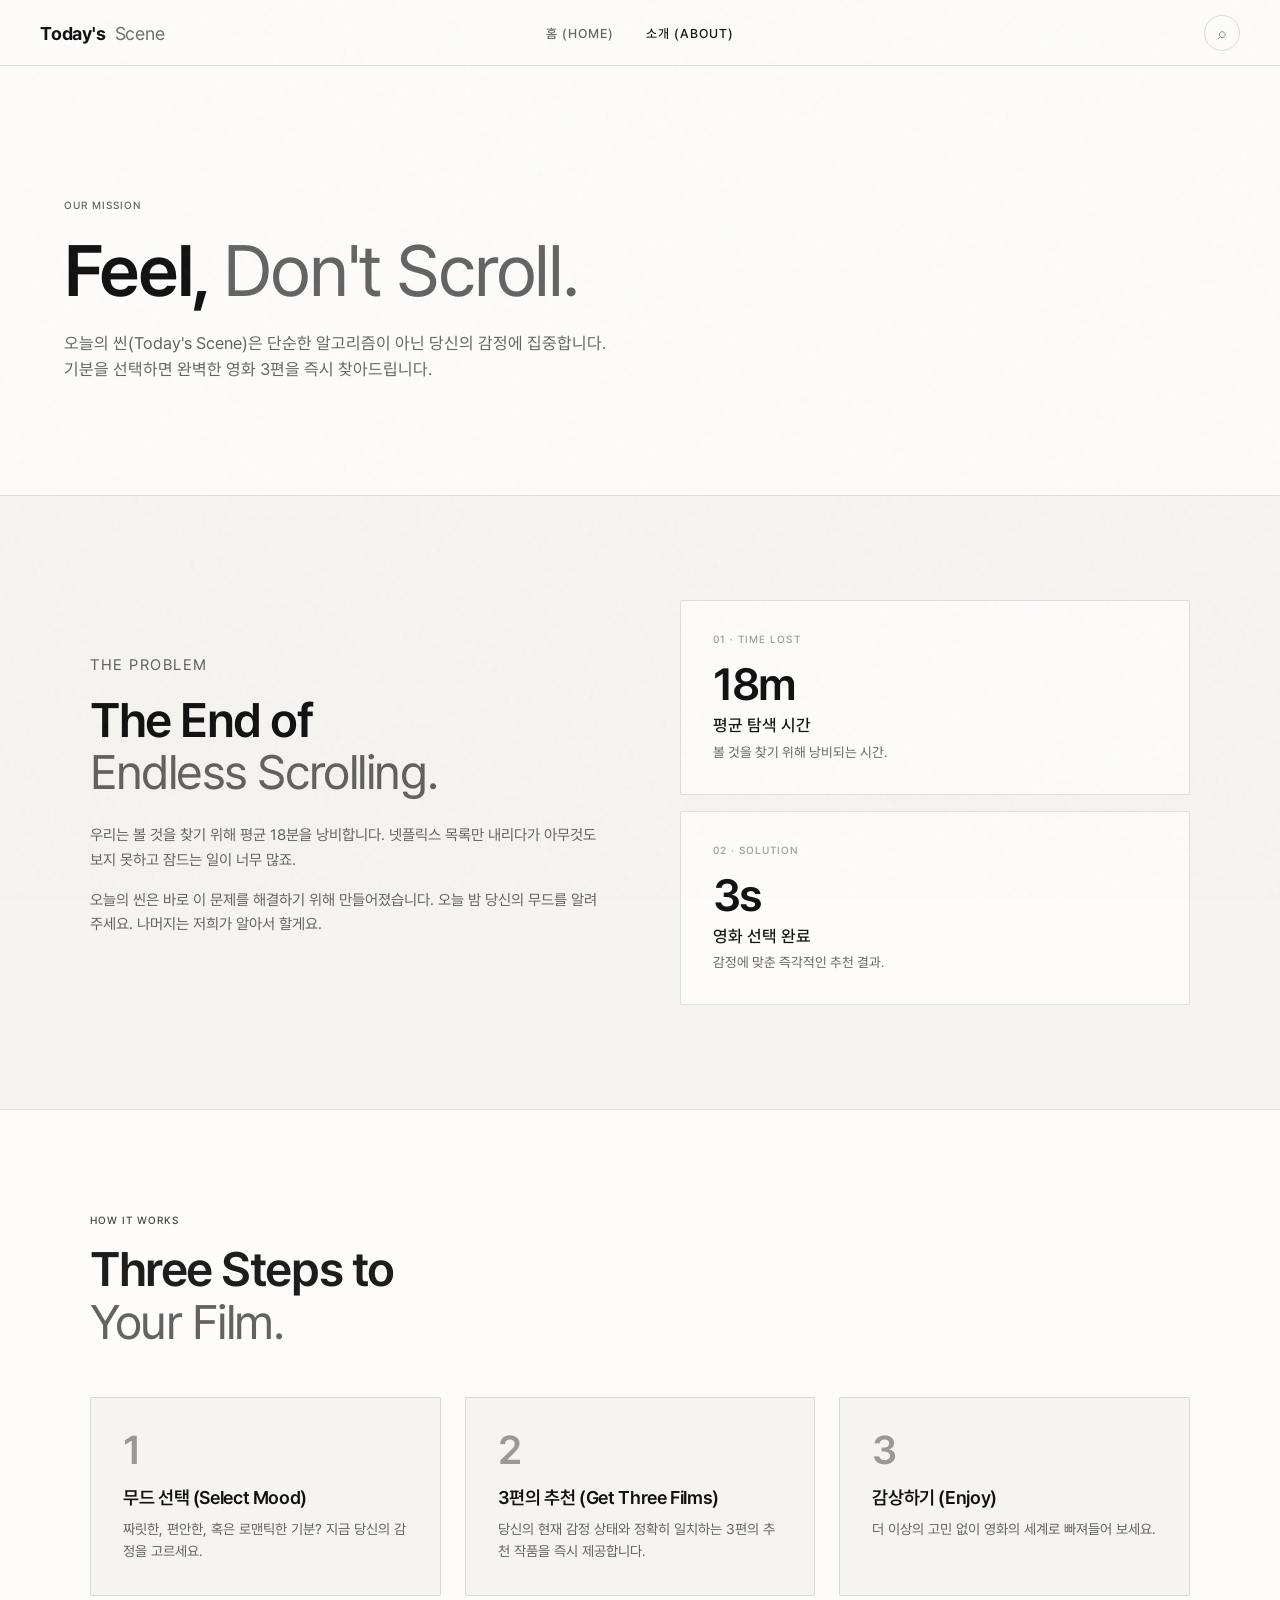
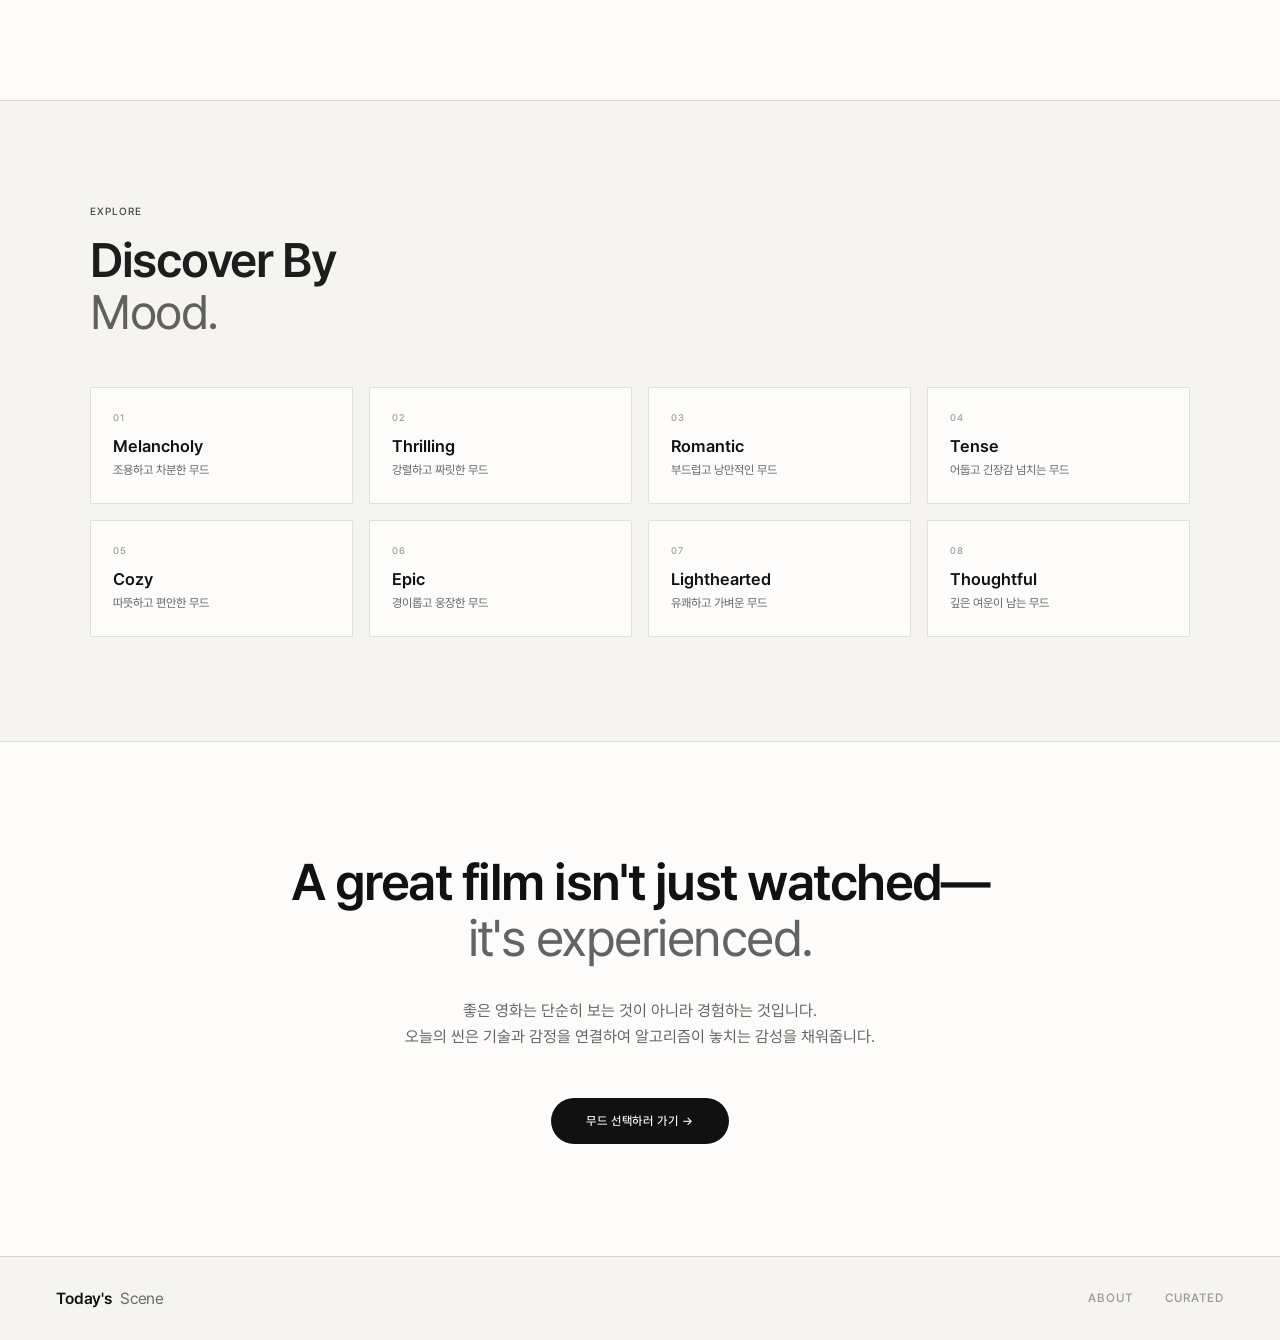
<file: about.html>
<!DOCTYPE html>
<html lang="ko">
<head>
  <meta charset="UTF-8"/>
  <meta name="viewport" content="width=device-width, initial-scale=1.0"/>
  <title>소개 — 오늘의 씬</title>
  <link rel="stylesheet" href="css/common.css">
  <style>
    :root {
      --bg: #fdfcfb; --bg2: #f5f4f1; --ink-deep: #0a0a0a;
      --accent: #111; --accent-2: #444; --accent-glow: rgba(0,0,0,.08);
      --cream: #fff; --paper: #fdfcfb;
      --ink: #111;
      --border: rgba(17,17,17,.12); --border-strong: rgba(17,17,17,.3);
      --w95: rgba(17,17,17,.95); --w65: rgba(17,17,17,.65);
      --w40: rgba(17,17,17,.4); --w15: rgba(17,17,17,.08);
      --r: 2px;
      --fp: 'Pretendard', -apple-system, sans-serif;
    }
    *, *::before, *::after { margin: 0; padding: 0; box-sizing: border-box }
    html { scroll-behavior: smooth }
    body { background: var(--bg); color: var(--w95); font-family: var(--fp); -webkit-font-smoothing: antialiased }

    nav { position: sticky; top: 0; z-index: 100; height: 66px; padding: 0 2.5rem; display: flex; align-items: center; justify-content: space-between; background: rgba(253,252,251,.9); border-bottom: 1px solid var(--border); backdrop-filter: blur(18px) }
    .nav-logo { font-size: 1.15rem; font-weight: 700; color: var(--ink); text-decoration: none; letter-spacing: -.01em; display: flex; align-items: center; gap: .55rem }
    .nav-logo em { font-style: normal; font-weight: 400; opacity: .6 }
    .nav-links { display: flex; gap: 2rem; list-style: none; position: absolute; left: 50%; transform: translateX(-50%); }
    .nav-links a { font-size: .80rem; font-weight: 500; color: var(--w65); text-decoration: none; letter-spacing: .08em; text-transform: uppercase; transition: color .2s }
    .nav-links a:hover, .nav-links a.active { color: var(--accent) }
    .nav-cta { padding: .45rem 1rem; background: var(--accent); border: none; border-radius: 40px; color: var(--cream); font-family: var(--fp); font-size: .7rem; font-weight: 500; letter-spacing: .05em; text-transform: uppercase; text-decoration: none; cursor: pointer; transition: all .2s }
    .nav-cta:hover { background: var(--accent-2) }

    /* HERO */
    .about-hero {
      background: var(--bg);
      padding: 8rem 4rem 7rem; position: relative; overflow: hidden; border-bottom: 1px solid var(--border);
    }
    .ah-inner { max-width: 780px; position: relative; z-index: 1 }
    .ah-tag {
      display: inline-flex; align-items: center; gap: .7rem;
      margin-bottom: 1.2rem; font-size: .65rem; font-weight: 500;
      letter-spacing: .1em; text-transform: uppercase; color: var(--w65);
      animation: fadeUp .6s ease both;
    }
    .ah-title { font-size: clamp(2.5rem, 6vw, 4.5rem); font-weight: 600; line-height: 1.1; letter-spacing: -.03em; color: var(--ink); margin-bottom: 1.2rem; animation: fadeUp .8s ease both .1s; text-wrap: balance }
    .ah-title em { font-style: normal; font-weight: 400; color: var(--w65) }
    .ah-sub  { font-size: 1.05rem; line-height: 1.6; color: var(--w65); max-width: 640px; font-weight: 400; animation: fadeUp .8s ease both .2s; word-break: keep-all; }

    /* shared section utils */
    .section-label { font-size: .65rem; font-weight: 500; letter-spacing: .1em; text-transform: uppercase; margin-bottom: 1rem; color: var(--accent-2) }
    .section-title { font-size: clamp(2rem, 4.2vw, 3rem); font-weight: 600; line-height: 1.1; letter-spacing: -.03em; margin-bottom: 1.5rem; text-wrap: balance }
    .section-title em { font-style: normal; font-weight: 400; color: var(--w65) }

    /* MISSION — light paper */
    .mission { background: var(--bg2); color: var(--ink); padding: 6.5rem 3.5rem; position: relative }
    .mission .section-title { color: var(--ink) }
    .mission-inner { max-width: 1100px; margin: 0 auto; display: grid; grid-template-columns: 1fr 1fr; gap: 5rem; align-items: center }
    .mission-text p { font-size: .95rem; line-height: 1.6; color: var(--w65); margin-bottom: 1rem; font-weight: 400 }
    .mission-stats { display: flex; flex-direction: column; gap: 1rem }
    .stat {
      padding: 2rem; background: var(--bg);
      border: 1px solid var(--border); border-radius: var(--r);
      transition: transform .3s;
    }
    .stat:hover { transform: translateY(-3px); border-color: var(--border-strong) }
    .stat-serial { font-size: .65rem; font-weight: 500; color: var(--w40); letter-spacing: .1em; margin-bottom: 1rem }
    .stat-n     { font-size: 2.8rem; font-weight: 600; line-height: 1; letter-spacing: -.04em; color: var(--accent); margin-bottom: .5rem }
    .stat-l     { font-size: 1.05rem; font-weight: 500; color: var(--ink); margin-bottom: .4rem }
    .stat-d     { font-size: .85rem; color: var(--w65); line-height: 1.5; font-weight: 400 }

    /* HOW */
    .how { background: var(--bg); padding: 6.5rem 3.5rem; border-top: 1px solid var(--border) }
    .how-inner { max-width: 1100px; margin: 0 auto }
    .steps { display: grid; grid-template-columns: repeat(3,1fr); gap: 1.5rem; margin-top: 3rem }
    .step {
      padding: 2rem; background: var(--bg2);
      border: 1px solid var(--border); border-radius: var(--r);
      transition: all .3s;
    }
    .step:hover { border-color: var(--border-strong); transform: translateY(-4px) }
    .step-num   { font-size: 2.5rem; font-weight: 600; line-height: 1; letter-spacing: -.04em; color: var(--w40); margin-bottom: 1rem }
    .step-title { font-size: 1.15rem; font-weight: 600; letter-spacing: -.02em; color: var(--ink); margin-bottom: .6rem }
    .step-desc  { font-size: .88rem; line-height: 1.6; color: var(--w65); font-weight: 400 }

    /* MOODS */
    .moods-section { background: var(--bg2); padding: 6.5rem 3.5rem; border-top: 1px solid var(--border) }
    .moods-inner { max-width: 1100px; margin: 0 auto }
    .moods-grid { display: grid; grid-template-columns: repeat(4,1fr); gap: 1rem; margin-top: 3rem }
    .mood-item {
      padding: 1.5rem 1.4rem; background: var(--bg);
      border: 1px solid var(--border); border-radius: var(--r);
      cursor: pointer; transition: all .25s; text-decoration: none; display: block;
    }
    .mood-item:hover { border-color: var(--border-strong); transform: translateY(-2px) }
    .mood-num  { font-size: .6rem; font-weight: 500; letter-spacing: .1em; color: var(--w40); margin-bottom: .8rem; display: block }
    .mood-name { font-size: 1.05rem; font-weight: 600; color: var(--ink); margin-bottom: .3rem; line-height: 1.2 }
    .mood-desc { font-size: .75rem; font-weight: 400; color: var(--w65); line-height: 1.5 }

    /* PHILOSOPHY */
    .philosophy {
      background: var(--bg); padding: 7rem 3.5rem; text-align: center; border-top: 1px solid var(--border);
    }
    .ph-inner { max-width: 800px; margin: 0 auto }
    .ph-quote { font-size: clamp(2rem, 4vw, 3.5rem); font-weight: 600; line-height: 1.1; letter-spacing: -.03em; color: var(--ink); margin-bottom: 2rem; text-wrap: balance }
    .ph-quote em { font-style: normal; font-weight: 400; color: var(--w65) }
    .ph-sub   { font-size: 1rem; color: var(--w65); line-height: 1.6; max-width: 500px; margin: 0 auto 3rem; font-weight: 400 }
    .btn-accent {
      display: inline-flex; align-items: center; gap: .6rem;
      padding: 1rem 2.2rem; background: var(--accent); color: var(--cream);
      border: none; border-radius: 40px; font-family: var(--fp);
      font-size: .75rem; font-weight: 500; letter-spacing: .05em; text-transform: uppercase;
      cursor: pointer; text-decoration: none; transition: all .2s;
    }
    .btn-accent:hover { background: var(--accent-2) }

    footer { background: var(--bg2); padding: 0; border-top: 1px solid var(--border) }
    .footer-row { display: flex; align-items: center; justify-content: space-between; padding: 2rem 3.5rem; gap: 1rem; flex-wrap: wrap }
    .foot-logo { font-size: 1rem; font-weight: 600; color: var(--ink); text-decoration: none; letter-spacing: -.01em; display: flex; align-items: center; gap: .5rem }
    .foot-logo em { font-style: normal; font-weight: 400; opacity: .6 }
    .foot-links { display: flex; gap: 2rem }
    .foot-links a { font-size: .75rem; font-weight: 500; color: var(--w40); text-decoration: none; letter-spacing: .08em; text-transform: uppercase; transition: color .2s }
    .foot-links a:hover { color: var(--accent) }

    .reveal { opacity: 0; transform: translateY(22px); transition: opacity .8s ease, transform .8s ease }
    .reveal.on { opacity: 1; transform: none }
    @keyframes fadeUp { from{opacity:0;transform:translateY(16px)} to{opacity:1;transform:translateY(0)} }

    @media(max-width:700px) {
      nav { padding: 0 1.2rem } .nav-links { display: none }
      .about-hero, .mission, .how, .moods-section, .philosophy { padding-left: 1.2rem; padding-right: 1.2rem }
      .mission-inner { grid-template-columns: 1fr; gap: 2.5rem }
      .steps { grid-template-columns: 1fr; gap: 1rem }
      .moods-grid { grid-template-columns: 1fr 1fr; gap: .7rem }
      .footer-row { padding: 1.3rem 1.2rem } .foot-links { display: none }
    }
  </style>
</head>
<body>
<nav>
  <a href="index.html" class="nav-logo">Today's <em>Scene</em></a>
  <ul class="nav-links">
    <li><a href="index.html">홈 (Home)</a></li>
    <li><a href="about.html" class="active">소개 (About)</a></li>
  </ul>
  <div class="nav-right">
    <button class="search-btn" onclick="openSearch()" title="영화 검색">⌕</button>
  </div>
</nav>

<section class="about-hero">
  <div class="ah-inner">
    <p class="ah-tag">Our Mission</p>
    <h1 class="ah-title">Feel, <em>Don't Scroll.</em></h1>
    <p class="ah-sub">오늘의 씬(Today's Scene)은 단순한 알고리즘이 아닌 당신의 감정에 집중합니다.
      <br>기분을 선택하면 완벽한 영화 3편을 즉시 찾아드립니다.</p>
  </div>
</section>

<section class="mission">
  <div class="mission-inner">
    <div class="mission-text reveal">
      <p class="section-label">The Problem</p>
      <h2 class="section-title">The End of<br><em>Endless Scrolling.</em></h2>
      <p>우리는 볼 것을 찾기 위해 평균 18분을 낭비합니다. 넷플릭스 목록만 내리다가 아무것도 보지 못하고 잠드는 일이 너무 많죠.</p>
      <p>오늘의 씬은 바로 이 문제를 해결하기 위해 만들어졌습니다. 오늘 밤 당신의 무드를 알려주세요. 나머지는 저희가 알아서 할게요.</p>
    </div>
    <div class="mission-stats reveal">
      <div class="stat"><div class="stat-serial">01 · TIME LOST</div><div class="stat-n">18m</div><div class="stat-l">평균 탐색 시간</div><div class="stat-d">볼 것을 찾기 위해 낭비되는 시간.</div></div>
      <div class="stat"><div class="stat-serial">02 · SOLUTION</div><div class="stat-n">3s</div><div class="stat-l">영화 선택 완료</div><div class="stat-d">감정에 맞춘 즉각적인 추천 결과.</div></div>
    </div>
  </div>
</section>

<section class="how">
  <div class="how-inner">
    <div class="reveal">
      <p class="section-label">How It Works</p>
      <h2 class="section-title">Three Steps to<br><em>Your Film.</em></h2>
    </div>
    <div class="steps">
      <div class="step reveal"><div class="step-num">1</div><div class="step-title">무드 선택 (Select Mood)</div><div class="step-desc">짜릿한, 편안한, 혹은 로맨틱한 기분? 지금 당신의 감정을 고르세요.</div></div>
      <div class="step reveal"><div class="step-num">2</div><div class="step-title">3편의 추천 (Get Three Films)</div><div class="step-desc">당신의 현재 감정 상태와 정확히 일치하는 3편의 추천 작품을 즉시 제공합니다.</div></div>
      <div class="step reveal"><div class="step-num">3</div><div class="step-title">감상하기 (Enjoy)</div><div class="step-desc">더 이상의 고민 없이 영화의 세계로 빠져들어 보세요.</div></div>
    </div>
  </div>
</section>

<section class="moods-section">
  <div class="moods-inner">
    <div class="reveal">
      <p class="section-label">Explore</p>
      <h2 class="section-title">Discover By<br><em>Mood.</em></h2>
    </div>
    <div class="moods-grid">
      <a href="index.html" class="mood-item reveal"><span class="mood-num">01</span><div class="mood-name">Melancholy</div><div class="mood-desc">조용하고 차분한 무드</div></a>
      <a href="index.html" class="mood-item reveal"><span class="mood-num">02</span><div class="mood-name">Thrilling</div><div class="mood-desc">강렬하고 짜릿한 무드</div></a>
      <a href="index.html" class="mood-item reveal"><span class="mood-num">03</span><div class="mood-name">Romantic</div><div class="mood-desc">부드럽고 낭만적인 무드</div></a>
      <a href="index.html" class="mood-item reveal"><span class="mood-num">04</span><div class="mood-name">Tense</div><div class="mood-desc">어둡고 긴장감 넘치는 무드</div></a>
      <a href="index.html" class="mood-item reveal"><span class="mood-num">05</span><div class="mood-name">Cozy</div><div class="mood-desc">따뜻하고 편안한 무드</div></a>
      <a href="index.html" class="mood-item reveal"><span class="mood-num">06</span><div class="mood-name">Epic</div><div class="mood-desc">경이롭고 웅장한 무드</div></a>
      <a href="index.html" class="mood-item reveal"><span class="mood-num">07</span><div class="mood-name">Lighthearted</div><div class="mood-desc">유쾌하고 가벼운 무드</div></a>
      <a href="index.html" class="mood-item reveal"><span class="mood-num">08</span><div class="mood-name">Thoughtful</div><div class="mood-desc">깊은 여운이 남는 무드</div></a>
    </div>
  </div>
</section>

<section class="philosophy">
  <div class="ph-inner">
    <p class="ph-quote">A great film isn't just watched—<br><em>it's experienced.</em></p>
    <p class="ph-sub">좋은 영화는 단순히 보는 것이 아니라 경험하는 것입니다.<br>오늘의 씬은 기술과 감정을 연결하여 알고리즘이 놓치는 감성을 채워줍니다.</p>
    <a href="index.html" class="btn-accent">무드 선택하러 가기 →</a>
  </div>
</section>

<footer>
  <div class="footer-row">
    <a href="index.html" class="foot-logo">Today's <em>Scene</em></a>
    <div class="foot-links">
      <a href="about.html">About</a>
      <a href="index.html">Curated</a>
    </div>
  </div>
</footer>

<script src="js/movies-data.js"></script>
<script src="js/common.js"></script>
<script>
  const obs = new IntersectionObserver(entries => {
    entries.forEach((e, i) => {
      if (e.isIntersecting) {
        e.target.style.transitionDelay = (i % 4) * .1 + 's';
        e.target.classList.add('on');
      }
    });
  }, { threshold: .12 });
  document.querySelectorAll('.reveal').forEach(el => obs.observe(el));
</script>
</body>
</html>
</file>
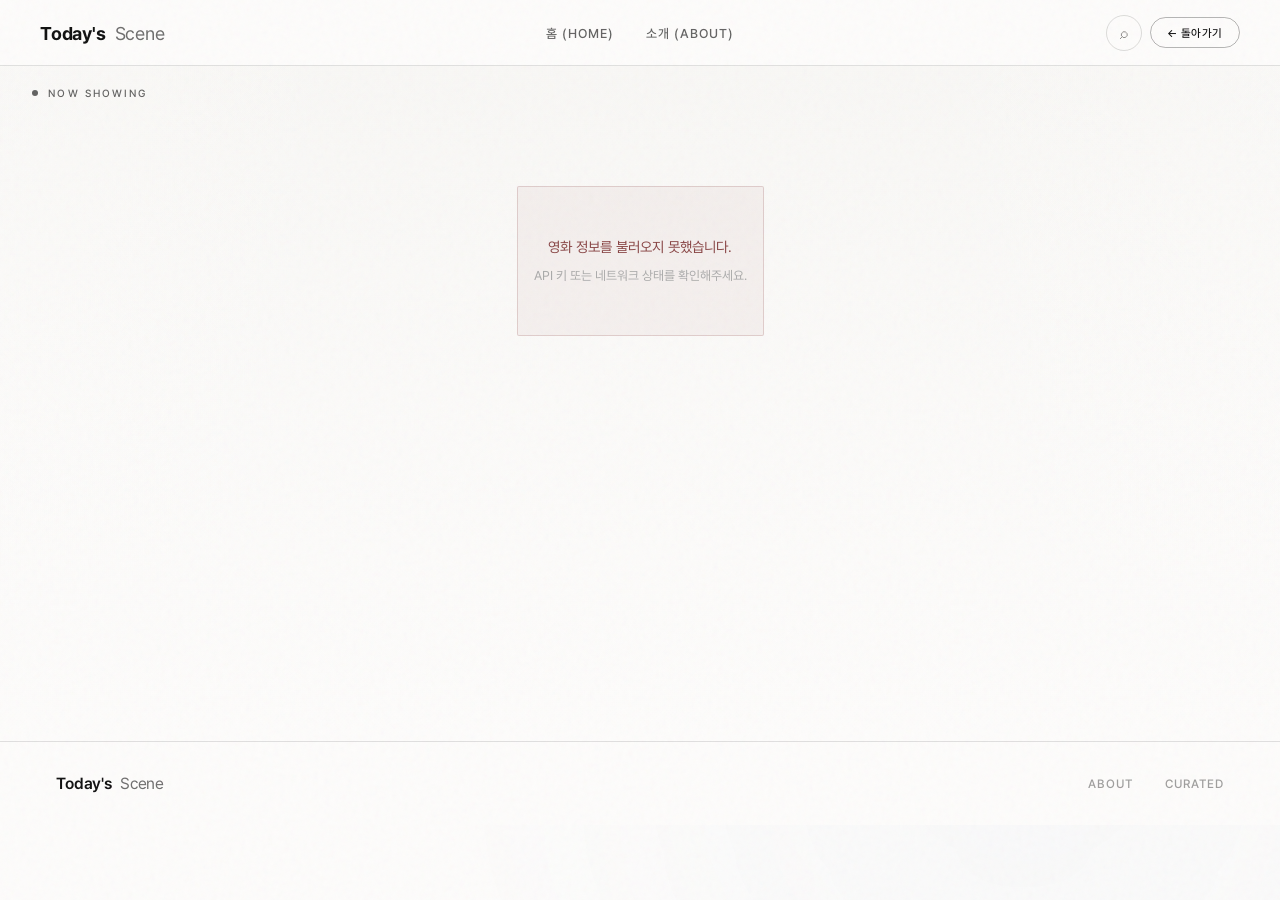
<file: detail.html>
<!DOCTYPE html>
<html lang="ko">

<head>
  <meta charset="UTF-8" />
  <meta name="viewport" content="width=device-width, initial-scale=1.0" />
  <title>영화 상세 — 오늘의 씬</title>
  <link rel="stylesheet" href="css/common.css">
  <style>
    :root {
      --bg: #fdfcfb;
      --bg2: #f5f4f1;
      --ink-deep: #0a0a0a;
      --accent: #111;
      --accent-2: #444;
      --accent-glow: rgba(0, 0, 0, .08);
      --cream: #fff;
      --paper: #fdfcfb;
      --ink: #111;
      --border: rgba(17, 17, 17, .12);
      --border-strong: rgba(17, 17, 17, .3);
      --w95: rgba(17, 17, 17, .95);
      --w65: rgba(17, 17, 17, .65);
      --w40: rgba(17, 17, 17, .4);
      --w15: rgba(17, 17, 17, .08);
      --r: 2px;
      --fp: 'Pretendard', -apple-system, sans-serif;
    }

    *,
    *::before,
    *::after {
      margin: 0;
      padding: 0;
      box-sizing: border-box
    }

    body {
      background: var(--bg);
      color: var(--ink);
      font-family: var(--fp);
      -webkit-font-smoothing: antialiased
    }

    body {
      background: var(--bg);
      color: var(--ink);
      font-family: var(--fp);
      -webkit-font-smoothing: antialiased
    }

    nav {
      position: sticky;
      top: 0;
      z-index: 100;
      height: 66px;
      padding: 0 2.5rem;
      display: flex;
      align-items: center;
      justify-content: space-between;
      background: rgba(253, 252, 251, .9);
      border-bottom: 1px solid var(--border);
      backdrop-filter: blur(18px)
    }

    .nav-logo {
      font-size: 1.15rem;
      font-weight: 700;
      color: var(--ink);
      text-decoration: none;
      letter-spacing: -.01em;
      display: flex;
      align-items: center;
      gap: .55rem
    }

    .nav-logo em {
      font-style: normal;
      font-weight: 400;
      opacity: .6
    }

    .nav-links {
      display: flex;
      gap: 2rem;
      list-style: none;
      position: absolute;
      left: 50%;
      transform: translateX(-50%);
    }

    .nav-links a {
      font-size: .80rem;
      font-weight: 500;
      color: var(--w65);
      text-decoration: none;
      letter-spacing: .08em;
      text-transform: uppercase;
      transition: color .2s
    }

    .nav-links a:hover {
      color: var(--accent)
    }

    .nav-back {
      display: inline-flex;
      align-items: center;
      gap: .4rem;
      padding: .45rem 1rem;
      background: transparent;
      border: 1px solid var(--border-strong);
      border-radius: 40px;
      color: var(--accent);
      font-size: .7rem;
      font-weight: 500;
      letter-spacing: .05em;
      text-transform: uppercase;
      text-decoration: none;
      cursor: pointer;
      transition: all .25s
    }

    .nav-back:hover {
      background: var(--accent);
      color: var(--cream)
    }

    /* BACKDROP */
    .backdrop {
      position: relative;
      min-height: max(520px, 75vh);
      background: var(--bg2)
    }

    .trailer-bg {
      position: absolute;
      inset: 0;
      width: 100%;
      height: 100%;
      overflow: hidden;
      opacity: 0;
      visibility: hidden;
      transition: opacity 1s ease, visibility 1s ease;
      pointer-events: none;
      z-index: 1;
      background: #000
    }

    .trailer-bg.playing {
      opacity: 1;
      visibility: visible
    }

    .trailer-bg iframe {
      position: absolute;
      top: 50%;
      left: 50%;
      width: max(120vw, 213.33vh);
      height: max(67.5vw, 120vh);
      transform: translate(-50%, -50%);
      border: none;
      pointer-events: none
    }

    .trailer-shield {
      position: absolute;
      inset: 0;
      z-index: 3;
      cursor: default
    }

    .backdrop-img {
      position: absolute;
      inset: 0;
      background-size: cover;
      background-position: center;
      opacity: .2;
      transition: opacity .6s;
      z-index: 2;
      filter: saturate(.4) contrast(1.1)
    }

    .backdrop.trailer-on .backdrop-img {
      opacity: 0
    }

    .backdrop-grad {
      position: absolute;
      inset: 0;
      background: linear-gradient(180deg, rgba(253, 252, 251, .4) 0%, rgba(253, 252, 251, .8) 55%, var(--bg) 100%);
      pointer-events: none;
      z-index: 4;
      transition: opacity 1s ease;
    }

    .backdrop.trailer-on .backdrop-grad {
      opacity: 0;
    }

    .backdrop::after {
      content: "";
      position: absolute;
      inset: 0;
      background: linear-gradient(180deg, rgba(10, 10, 10, .5) 0%, rgba(10, 10, 10, .7) 60%, var(--bg) 100%);
      pointer-events: none;
      z-index: 3;
      opacity: 0;
      transition: opacity 1s ease;
    }

    .backdrop.trailer-on::after {
      opacity: 1;
    }

    /* 시네마틱 모드: 트레일러 재생 시 글자색을 하얗게 반전시켜 대비(Contrast)를 높입니다 */
    .backdrop.trailer-on .movie-title,
    .backdrop.trailer-on .movie-desc,
    .backdrop.trailer-on .movie-original,
    .backdrop.trailer-on .movie-info,
    .backdrop.trailer-on .now-showing,
    .backdrop.trailer-on .score-label,
    .backdrop.trailer-on .score-stars,
    .backdrop.trailer-on .big-score,
    .backdrop.trailer-on .big-score small,
    .backdrop.trailer-on .tag-year {
      color: #ffffff;
      text-shadow: 0 2px 8px rgba(0,0,0,0.6);
      transition: color 1s ease, text-shadow 1s ease;
    }

    .backdrop.trailer-on .tag-genre {
      background: rgba(255,255,255,0.15);
      color: #fff;
      border-color: rgba(255,255,255,0.3);
      transition: all 1s ease;
    }

    .backdrop.trailer-on .desc-toggle {
      color: rgba(255,255,255,0.8);
      text-shadow: 0 2px 8px rgba(0,0,0,0.6);
    }

    .backdrop.trailer-on .btn-ghost {
      border-color: rgba(255,255,255,0.4);
      color: #fff;
    }
    .backdrop.trailer-on .btn-ghost:hover {
      background: rgba(255,255,255,0.1);
      border-color: #fff;
    }

    .backdrop-side-grad {
      position: absolute;
      inset: 0;
      background: linear-gradient(90deg, rgba(253, 252, 251, .3) 0%, transparent 30%, transparent 70%, rgba(253, 252, 251, .3) 100%);
      pointer-events: none;
      z-index: 4;
      transition: opacity 1s ease;
    }

    .backdrop.trailer-on .backdrop-side-grad {
      opacity: 0;
    }

    .mute-btn {
      position: absolute;
      bottom: 1.3rem;
      right: 1.5rem;
      z-index: 10;
      width: 44px;
      height: 44px;
      border-radius: 50%;
      background: rgba(255, 255, 255, .9);
      border: 1px solid var(--border-strong);
      color: var(--accent);
      font-size: 1rem;
      cursor: pointer;
      display: none;
      align-items: center;
      justify-content: center;
      backdrop-filter: blur(8px);
      transition: all .2s
    }

    .mute-btn:hover {
      background: var(--accent);
      color: var(--cream)
    }

    .backdrop.trailer-on .mute-btn {
      display: inline-flex
    }

    .now-showing {
      position: absolute;
      top: 1.3rem;
      left: 2rem;
      z-index: 6;
      font-size: .65rem;
      font-weight: 500;
      letter-spacing: .2em;
      text-transform: uppercase;
      color: var(--w65);
      display: flex;
      align-items: center;
      gap: .65rem
    }

    .now-showing::before {
      content: "";
      width: 6px;
      height: 6px;
      border-radius: 50%;
      background: var(--w65);
      animation: pulseDot 1.7s infinite
    }

    @keyframes pulseDot {

      0%,
      100% {
        opacity: .8
      }

      50% {
        opacity: .3
      }
    }

    .movie-hero {
      position: relative;
      z-index: 5;
      padding: 4.5rem 3.5rem 4rem;
      display: grid;
      grid-template-columns: 260px 1fr;
      gap: 3.5rem;
      align-items: start;
      max-width: 1100px;
      margin: 0 auto
    }

    /* poster frame */
    .poster-frame {
      position: relative;
      width: 260px;
      padding: 8px;
      background: #fff;
      border-radius: 4px;
      box-shadow: 0 12px 32px rgba(0, 0, 0, .08), 0 0 0 1px var(--border)
    }

    .big-poster {
      width: 100%;
      aspect-ratio: 2/3;
      background-size: cover;
      background-position: center;
      background-color: var(--bg2);
      border-radius: 2px
    }

    .movie-info {
      color: var(--ink)
    }

    .movie-tags {
      display: flex;
      gap: .45rem;
      flex-wrap: wrap;
      margin-bottom: 1.4rem
    }

    .tag {
      padding: .3rem .75rem;
      border-radius: var(--r);
      font-size: .65rem;
      font-weight: 500;
      letter-spacing: .08em;
      text-transform: uppercase;
      border: 1px solid var(--border)
    }

    .tag-genre {
      background: var(--bg2);
      color: var(--accent-2);
      border-color: var(--border-strong)
    }

    .tag-year {
      background: transparent;
      color: var(--w65)
    }

    .movie-title {
      font-size: clamp(2.4rem, 5vw, 4.2rem);
      font-weight: 600;
      line-height: 1;
      letter-spacing: -.03em;
      color: var(--ink);
      margin-bottom: .6rem;
      text-wrap: balance
    }

    .movie-original {
      font-size: .95rem;
      font-weight: 400;
      color: var(--w65);
      margin-bottom: 2rem;
      font-style: italic
    }

    .score-row {
      display: flex;
      align-items: center;
      gap: 2.5rem;
      margin-bottom: 2rem;
      padding: 1.2rem 0;
      border-top: 1px solid var(--border);
      border-bottom: 1px solid var(--border)
    }

    .big-score {
      font-size: 2.8rem;
      font-weight: 600;
      line-height: 1;
      letter-spacing: -.03em;
      color: var(--accent)
    }

    .big-score small {
      font-size: .7rem;
      font-weight: 400;
      color: var(--w40);
      letter-spacing: .05em
    }

    .score-stars {
      font-size: 1.1rem;
      color: var(--accent);
      letter-spacing: .1em
    }

    .score-label {
      font-size: .6rem;
      font-weight: 500;
      color: var(--w40);
      letter-spacing: .1em;
      text-transform: uppercase;
      margin-top: .3rem
    }

    .movie-desc {
      font-size: .95rem;
      line-height: 1.7;
      color: var(--w65);
      max-width: 600px;
      margin-bottom: .9rem;
      font-weight: 400
    }

    .movie-desc.collapsed {
      display: -webkit-box;
      -webkit-line-clamp: 4;
      -webkit-box-orient: vertical;
      overflow: hidden
    }

    .desc-toggle {
      background: none;
      border: none;
      color: var(--accent-2);
      font-family: var(--fp);
      font-size: .65rem;
      font-weight: 500;
      letter-spacing: .08em;
      text-transform: uppercase;
      cursor: pointer;
      padding: 0;
      margin-bottom: 1.8rem;
      display: inline-flex;
      align-items: center;
      gap: .35rem;
      transition: opacity .2s
    }

    .desc-toggle:hover {
      opacity: .7
    }

    .desc-toggle.hidden {
      display: none
    }

    .action-row {
      display: flex;
      gap: .8rem;
      flex-wrap: wrap
    }

    .btn-gold {
      padding: 1rem 1.8rem;
      background: var(--accent);
      color: var(--cream);
      border: none;
      border-radius: 40px;
      font-family: var(--fp);
      font-size: .7rem;
      font-weight: 500;
      letter-spacing: .05em;
      text-transform: uppercase;
      cursor: pointer;
      transition: all .2s;
    }

    .btn-gold:hover {
      background: var(--accent-2)
    }

    .btn-ghost {
      padding: 1rem 1.8rem;
      background: transparent;
      color: var(--accent);
      border: 1px solid var(--border-strong);
      border-radius: 40px;
      font-family: var(--fp);
      font-size: .7rem;
      font-weight: 500;
      letter-spacing: .05em;
      text-transform: uppercase;
      cursor: pointer;
      transition: all .2s
    }

    .btn-ghost:hover {
      background: var(--bg2);
      border-color: var(--accent)
    }

    /* DETAILS */
    .details-section {
      padding: 4rem 3.5rem;
      max-width: 1100px;
      margin: 0 auto
    }

    .section-h {
      display: flex;
      align-items: center;
      gap: 1rem;
      margin-bottom: 2rem
    }

    .section-h h2 {
      font-size: 1.8rem;
      font-weight: 600;
      letter-spacing: -.03em;
      color: var(--ink)
    }

    .section-h h2 em {
      font-style: normal;
      color: var(--w65);
      font-weight: 400
    }

    .section-num {
      font-size: .65rem;
      font-weight: 500;
      color: var(--accent-2);
      letter-spacing: .1em;
      text-transform: uppercase
    }

    .details-grid {
      display: grid;
      grid-template-columns: repeat(3, 1fr);
      border: 1px solid var(--border);
      border-radius: var(--r);
      overflow: hidden
    }

    .detail-item {
      padding: 1.5rem;
      border-right: 1px solid var(--border);
      border-bottom: 1px solid var(--border);
      background: var(--bg2)
    }

    .detail-item:nth-child(3n) {
      border-right: none
    }

    .detail-item:nth-last-child(-n+3) {
      border-bottom: none
    }

    .detail-label {
      font-size: .65rem;
      font-weight: 500;
      letter-spacing: .1em;
      text-transform: uppercase;
      color: var(--w65);
      margin-bottom: .6rem
    }

    .detail-val {
      font-size: .95rem;
      font-weight: 500;
      color: var(--ink)
    }

    /* REVIEWS */
    .review-section {
      padding: 4rem 3.5rem;
      max-width: 1100px;
      margin: 0 auto
    }

    .review-head {
      display: flex;
      align-items: center;
      justify-content: space-between;
      margin-bottom: 1.8rem;
      flex-wrap: wrap;
      gap: 1rem
    }

    .review-count {
      font-size: .7rem;
      font-weight: 500;
      color: var(--w40);
      letter-spacing: .05em;
      text-transform: uppercase
    }

    .review-count strong {
      color: var(--accent);
      font-weight: 600
    }

    .review-form {
      background: var(--bg2);
      border: 1px solid var(--border);
      border-radius: var(--r);
      padding: 2rem;
      margin-bottom: 1.5rem;
    }

    .form-row {
      display: grid;
      grid-template-columns: 200px auto;
      gap: 1.4rem;
      align-items: end;
      margin-bottom: 1.2rem;
      justify-content: start;
    }

    .fg label {
      display: block;
      font-size: .65rem;
      font-weight: 500;
      letter-spacing: .1em;
      text-transform: uppercase;
      color: var(--accent-2);
      margin-bottom: .6rem
    }

    .fg input,
    .fg textarea {
      width: 100%;
      background: var(--bg);
      border: 1px solid var(--border);
      border-radius: var(--r);
      padding: .8rem 1rem;
      font-family: var(--fp);
      font-size: .9rem;
      font-weight: 400;
      color: var(--ink);
      transition: border-color .2s;
      outline: none
    }

    .fg input::placeholder,
    .fg textarea::placeholder {
      color: var(--w40);
      font-weight: 300
    }

    .fg input:focus,
    .fg textarea:focus {
      border-color: var(--accent)
    }

    .fg textarea {
      resize: vertical;
      min-height: 160px;
      font-size: 1rem;
      line-height: 1.7
    }

    .star-input {
      display: inline-flex;
      gap: .4rem;
      align-items: center;
      justify-content: center;
      height: 44px;
      background: var(--bg);
      border: 1px solid var(--border);
      border-radius: var(--r);
      font-size: 1.4rem;
      cursor: pointer;
      padding: 0 1.2rem;
      transition: border-color .2s;
    }

    .star-input:hover {
      border-color: var(--border-strong)
    }

    .star-input span {
      color: var(--border-strong);
      transition: color .15s, transform .15s;
      user-select: none
    }

    .star-input span.on {
      color: var(--accent)
    }

    .btn-submit {
      padding: .8rem 1.8rem;
      background: var(--accent);
      color: var(--cream);
      border: none;
      border-radius: 40px;
      font-family: var(--fp);
      font-size: .7rem;
      font-weight: 500;
      letter-spacing: .05em;
      text-transform: uppercase;
      cursor: pointer;
      transition: all .2s
    }

    .btn-submit:hover {
      background: var(--accent-2)
    }

    .btn-submit:disabled {
      opacity: .4;
      cursor: not-allowed
    }

    .review-list {
      display: flex;
      flex-direction: column;
      gap: .8rem
    }

    .review-item {
      background: var(--bg);
      border: 1px solid var(--border);
      border-radius: var(--r);
      padding: 1.5rem;
      display: flex;
      gap: 1rem;
      align-items: flex-start;
      transition: border-color .2s
    }

    .review-item:hover {
      border-color: var(--border-strong)
    }

    .review-content {
      flex: 1;
      min-width: 0
    }

    .review-top {
      display: flex;
      align-items: center;
      gap: .85rem;
      margin-bottom: .6rem;
      flex-wrap: wrap
    }

    .review-name {
      font-size: .95rem;
      font-weight: 600;
      color: var(--ink)
    }

    .review-stars {
      color: var(--accent);
      font-size: .85rem;
      letter-spacing: .05em
    }

    .review-date {
      font-size: .65rem;
      font-weight: 400;
      color: var(--w40);
      margin-left: auto;
      letter-spacing: .05em
    }

    .review-text {
      font-size: .9rem;
      line-height: 1.6;
      color: var(--w65);
      word-break: break-word;
      font-weight: 400
    }

    .review-delete {
      background: none;
      border: none;
      color: var(--w40);
      cursor: pointer;
      font-size: .9rem;
      padding: .3rem;
      transition: color .2s;
      flex-shrink: 0
    }

    .review-delete:hover {
      color: #cc4444
    }

    .review-empty {
      text-align: center;
      padding: 4rem 1rem;
      color: var(--w40);
      font-size: .9rem;
      line-height: 1.7;
      font-weight: 300;
      border: 1px dashed var(--border);
      border-radius: var(--r)
    }

    /* MORE */
    .more-section {
      padding: 4rem 3.5rem 6rem;
      max-width: 1100px;
      margin: 0 auto
    }

    .more-grid {
      display: grid;
      grid-template-columns: repeat(3, 1fr);
      gap: 1.5rem
    }

    .more-card {
      border: 1px solid var(--border);
      border-radius: var(--r);
      overflow: hidden;
      cursor: pointer;
      background: var(--bg);
      transition: all .2s
    }

    .more-card:hover {
      border-color: var(--border-strong);
      transform: translateY(-3px)
    }

    .more-poster {
      height: 220px;
      background-size: cover;
      background-position: center top;
      background-color: var(--bg2);
      position: relative;
      border-bottom: 1px solid var(--border)
    }

    .more-body {
      padding: 1.2rem
    }

    .more-title {
      font-size: 1.05rem;
      font-weight: 600;
      letter-spacing: -.02em;
      color: var(--ink);
      margin-bottom: .4rem;
      line-height: 1.2
    }

    .more-meta {
      font-size: .7rem;
      font-weight: 400;
      color: var(--w40);
      letter-spacing: .05em;
      text-transform: uppercase
    }

    .more-meta strong {
      color: var(--accent);
      font-weight: 600
    }

    footer {
      background: var(--bg);
      padding: 0;
      border-top: 1px solid var(--border)
    }

    .footer-row {
      display: flex;
      align-items: center;
      justify-content: space-between;
      padding: 2rem 3.5rem;
      gap: 1rem;
      flex-wrap: wrap
    }

    .foot-logo {
      font-size: 1rem;
      font-weight: 600;
      color: var(--ink);
      text-decoration: none;
      letter-spacing: -.01em;
      display: flex;
      align-items: center;
      gap: .5rem
    }

    .foot-logo em {
      font-style: normal;
      font-weight: 400;
      opacity: .6
    }

    .foot-links {
      display: flex;
      gap: 2rem
    }

    .foot-links a {
      font-size: .75rem;
      font-weight: 500;
      color: var(--w40);
      text-decoration: none;
      letter-spacing: .08em;
      text-transform: uppercase;
      transition: color .2s
    }

    .foot-links a:hover {
      color: var(--accent)
    }

    .loading-state {
      max-width: 900px;
      margin: 5rem auto;
      text-align: center;
      padding: 3rem 1rem;
      color: var(--w65);
      font-size: .8rem;
      font-weight: 400;
      letter-spacing: .1em;
      text-transform: uppercase
    }

    .loading-spinner {
      width: 34px;
      height: 34px;
      margin: 0 auto 1.4rem;
      border: 1px solid var(--border);
      border-top-color: var(--accent);
      border-radius: 50%;
      animation: spin .8s linear infinite
    }

    @keyframes spin {
      to {
        transform: rotate(360deg)
      }
    }

    .error-state {
      max-width: 900px;
      margin: 3rem auto;
      text-align: center;
      padding: 3rem 1rem;
      color: #884444;
      background: rgba(136, 68, 68, .05);
      border: 1px solid rgba(136, 68, 68, .2);
      border-radius: var(--r);
      font-size: .9rem;
      line-height: 1.6
    }

    .toast {
      position: fixed;
      bottom: 2.5rem;
      left: 50%;
      transform: translateX(-50%) translateY(20px);
      background: var(--ink);
      color: var(--cream);
      padding: .9rem 1.7rem;
      border-radius: var(--r);
      font-size: .75rem;
      font-weight: 500;
      letter-spacing: .05em;
      text-transform: uppercase;
      opacity: 0;
      transition: all .3s;
      pointer-events: none;
      z-index: 300
    }

    .toast.show {
      opacity: 1;
      transform: translateX(-50%) translateY(0)
    }

    .divider {
      border: none;
      border-top: 1px solid var(--w15);
      margin: 0 3.5rem
    }

    @media(max-width:700px) {
      nav {
        padding: 0 1.2rem
      }

      .nav-links {
        display: none
      }

      .movie-hero {
        grid-template-columns: 1fr;
        padding: 3rem 1.2rem;
        gap: 2rem
      }

      .poster-frame,
      .big-poster {
        width: 180px
      }

      .details-section,
      .review-section,
      .more-section {
        padding-left: 1.2rem;
        padding-right: 1.2rem
      }

      .details-grid {
        grid-template-columns: 1fr
      }

      .detail-item {
        border-right: none
      }

      .more-grid {
        grid-template-columns: 1fr 1fr
      }

      .form-row {
        grid-template-columns: 1fr
      }

      .footer-row {
        padding: 1.3rem 1.2rem
      }
    }
  </style>
</head>

<body>
  <nav>
    <a href="index.html" class="nav-logo">Today's <em>Scene</em></a>
    <ul class="nav-links">
      <li><a href="index.html">홈 (Home)</a></li>
      <li><a href="about.html">소개 (About)</a></li>
    </ul>
    <div class="nav-right">
      <button class="search-btn" onclick="openSearch()" title="영화 검색">⌕</button>
      <a href="result.html" class="nav-back">← 돌아가기</a>
    </div>
  </nav>

  <div class="backdrop" id="backdrop">
    <div class="trailer-bg" id="trailerBg"></div>
    <div class="trailer-shield"></div>
    <div class="backdrop-img" id="backdropImg"></div>
    <div class="backdrop-grad"></div>
    <div class="backdrop-side-grad"></div>
    <div class="now-showing">Now Showing</div>
    <button class="mute-btn" id="muteBtn" onclick="toggleMute()" title="소리 켜기/끄기">🔇</button>
    <div class="movie-hero" id="movieHero">
      <div class="loading-state" style="grid-column:1/-1">
        <div class="loading-spinner"></div>
        <p>Loading…</p>
      </div>
    </div>
  </div>

  <div class="details-section" id="detailsSection" style="display:none">
    <div class="section-h"><span class="section-num">01</span>
      <h2>영화 <em>정보 (Details)</em></h2>
    </div>
    <div class="details-grid" id="detailsGrid"></div>
  </div>
  <hr class="divider" id="divider1" style="display:none" />

  <div class="review-section" id="reviewSection" style="display:none">
    <div class="section-h"><span class="section-num">02</span>
      <h2>관람객 <em>리뷰 (Reviews)</em></h2>
    </div>
    <div class="review-head">
      <p class="review-count">총 <strong id="reviewCount">0</strong>개의 리뷰</p>
    </div>
    <div class="review-form">
      <div class="form-row">
        <div class="fg">
          <label>닉네임 (Nickname)</label>
          <input type="text" id="rvName" placeholder="익명으로 남기기" maxlength="20" />
        </div>
        <div class="fg">
          <label>평점 (Rating)</label>
          <div class="star-input" id="starInput">
            <span data-v="1">★</span><span data-v="2">★</span><span data-v="3">★</span><span data-v="4">★</span><span
              data-v="5">★</span>
          </div>
        </div>
      </div>
      <div class="fg" style="margin-bottom:1.2rem">
        <label>한줄 감상 (Review)</label>
        <textarea id="rvText" placeholder="이 영화에 대한 솔직한 감상을 남겨주세요..." maxlength="300"></textarea>
      </div>
      <button class="btn-submit" onclick="submitReview()">리뷰 등록</button>
    </div>
    <div class="review-list" id="reviewList"></div>
  </div>
  <hr class="divider" id="divider2" style="display:none" />

  <div class="more-section" id="moreSection" style="display:none">
    <div class="section-h"><span class="section-num">03</span>
      <h2>비슷한 무드의 <em>다른 작품</em></h2>
    </div>
    <div class="more-grid" id="moreGrid"></div>
  </div>

  <footer>
    <div class="footer-row">
      <a href="index.html" class="foot-logo">Today's <em>Scene</em></a>
      <div class="foot-links">
        <a href="about.html">About</a>
        <a href="index.html">Curated</a>
      </div>
    </div>
  </footer>
  <div class="toast" id="toast"></div>

  <script src="https://www.youtube.com/iframe_api"></script>
  <script src="js/movies-data.js"></script>
  <script src="js/common.js"></script>
  <script>
    let currentMovieId = null, starVal = 0;

    function showToast(msg) {
      const t = document.getElementById('toast');
      t.textContent = msg; t.classList.add('show');
      clearTimeout(t._t); t._t = setTimeout(() => t.classList.remove('show'), 2500);
    }
    function getAllReviews() { return JSON.parse(localStorage.getItem('movieReviews') || '{}') }
    function getReviews(movieId) { return getAllReviews()[movieId] || [] }
    function saveReviews(movieId, reviews) { const all = getAllReviews(); all[movieId] = reviews; localStorage.setItem('movieReviews', JSON.stringify(all)) }
    function setupStars() {
      const stars = [...document.querySelectorAll('#starInput span')];
      stars.forEach(s => {
        s.onmouseenter = () => { stars.forEach(x => x.classList.remove('on')); stars.filter(x => +x.dataset.v <= +s.dataset.v).forEach(x => x.classList.add('on')) };
        s.onclick = () => { starVal = +s.dataset.v };
      });
      document.getElementById('starInput').onmouseleave = () => { stars.forEach(x => x.classList.remove('on')); stars.filter(x => +x.dataset.v <= starVal).forEach(x => x.classList.add('on')) };
    }
    function submitReview() {
      const name = document.getElementById('rvName').value.trim() || '익명(Anonymous)';
      const text = document.getElementById('rvText').value.trim();
      if (!text) { showToast('감상을 입력해주세요.'); return }
      if (!starVal) { showToast('평점을 선택해주세요.'); return }
      const reviews = getReviews(currentMovieId);
      reviews.unshift({ id: Date.now(), name, text, stars: starVal, date: new Date().toLocaleDateString('ko-KR') });
      saveReviews(currentMovieId, reviews);
      document.getElementById('rvName').value = '';
      document.getElementById('rvText').value = '';
      starVal = 0;
      document.querySelectorAll('#starInput span').forEach(s => s.classList.remove('on'));
      renderReviews(); showToast('✓ 리뷰 등록 완료');
    }
    function deleteReview(reviewId) {
      if (!confirm('이 리뷰를 삭제하시겠습니까?')) return;
      const reviews = getReviews(currentMovieId).filter(r => r.id !== reviewId);
      saveReviews(currentMovieId, reviews); renderReviews(); showToast('리뷰가 삭제되었습니다.');
    }
    function renderReviews() {
      const reviews = getReviews(currentMovieId);
      const list = document.getElementById('reviewList');
      document.getElementById('reviewCount').textContent = reviews.length;
      if (reviews.length === 0) { list.innerHTML = '<div class="review-empty">아직 리뷰가 없습니다. ✨<br>첫 번째 감상을 남겨보세요!</div>'; return }
      list.innerHTML = reviews.map(r => `
    <div class="review-item">
      <div class="review-content">
        <div class="review-top">
          <span class="review-name">${escapeHtml(r.name)}</span>
          <span class="review-stars">${'★'.repeat(r.stars)}${'☆'.repeat(5 - r.stars)}</span>
          <span class="review-date">${r.date}</span>
        </div>
        <p class="review-text">${escapeHtml(r.text)}</p>
      </div>
      <button class="review-delete" onclick="deleteReview(${r.id})" title="삭제">✕</button>
    </div>`).join('');
    }
    function escapeHtml(text) { const d = document.createElement('div'); d.textContent = text; return d.innerHTML }

    // trailer logic (preserved exactly)
    let ytPlayer = null, ytApiReady = false, pendingPlay = null, isMuted = true;
    if (window.YT && window.YT.Player) ytApiReady = true;
    window.onYouTubeIframeAPIReady = () => { ytApiReady = true; if (pendingPlay) { pendingPlay(); pendingPlay = null } };
    async function setupTrailerBackground(movieId) {
      let candidates; try { candidates = await fetchTrailerCandidates(movieId) } catch (e) { return }
      if (!candidates || candidates.length === 0) return;
      const tryPlay = () => attemptTrailer(candidates, 0);
      if (ytApiReady && window.YT && window.YT.Player) { tryPlay() } else {
        pendingPlay = tryPlay;
        let wc = 0; const wt = setInterval(() => {
          wc++;
          if (window.YT && window.YT.Player) { clearInterval(wt); if (pendingPlay) { ytApiReady = true; pendingPlay(); pendingPlay = null } }
          else if (wc > 50) { clearInterval(wt) }
        }, 100);
      }
    }
    function forceHighestQuality(p) {
      if (!p || typeof p.getAvailableQualityLevels !== 'function') return;
      try { const l = p.getAvailableQualityLevels(); p.setPlaybackQuality((l && l.length > 0 ? l.find(q => q !== 'auto') || l[0] : 'hd1080')) } catch (e) { }
    }
    function attemptTrailer(candidates, index) {
      if (index >= candidates.length) return;
      const videoKey = candidates[index];
      if (ytPlayer) { try { ytPlayer.destroy() } catch (e) { } ytPlayer = null }
      const container = document.getElementById('trailerBg'); container.innerHTML = '<div id="ytPlayer"></div>';
      let started = false;
      const tid = setTimeout(() => { if (!started) attemptTrailer(candidates, index + 1) }, 5000);
      ytPlayer = new YT.Player('ytPlayer', {
        videoId: videoKey,
        playerVars: { autoplay: 1, mute: 1, controls: 0, modestbranding: 1, rel: 0, showinfo: 0, iv_load_policy: 3, loop: 1, playlist: videoKey, playsinline: 1, disablekb: 1, fs: 0, cc_load_policy: 0, vq: 'hd1080', hd: 1 },
        events: {
          onReady: (e) => { try { e.target.mute(); forceHighestQuality(e.target); e.target.playVideo() } catch (err) { } },
          onStateChange: (e) => {
            const bg = document.getElementById('trailerBg'), bd = document.getElementById('backdrop');
            if (e.data === YT.PlayerState.PLAYING) {
              if (!started) {
                started = true; clearTimeout(tid); forceHighestQuality(e.target);
                setTimeout(() => { bd.classList.add('trailer-on'); bg.classList.add('playing'); }, 3800);
              } else {
                bd.classList.add('trailer-on'); bg.classList.add('playing');
              }
            }
            else if (e.data === YT.PlayerState.PAUSED || e.data === YT.PlayerState.ENDED) { bg.classList.remove('playing'); bd.classList.remove('trailer-on') }
          },
          onPlaybackQualityChange: (e) => { if (!['hd2160', 'hd1440', 'hd1080'].includes(e.data)) forceHighestQuality(e.target) },
          onError: (e) => { clearTimeout(tid); attemptTrailer(candidates, index + 1) },
        }
      });
    }
    function toggleMute() {
      if (!ytPlayer || typeof ytPlayer.isMuted !== 'function') return;
      const btn = document.getElementById('muteBtn');
      if (isMuted) { ytPlayer.unMute(); isMuted = false; btn.textContent = '🔊'; btn.title = 'Mute' }
      else { ytPlayer.mute(); isMuted = true; btn.textContent = '🔇'; btn.title = 'Unmute' }
    }
    function scrollToReview() { document.getElementById('reviewSection').scrollIntoView({ behavior: 'smooth', block: 'start' }) }
    function toggleDesc() {
      const desc = document.getElementById('movieDesc'), btn = document.getElementById('descToggle');
      if (desc.classList.contains('collapsed')) { desc.classList.remove('collapsed'); btn.textContent = '접기 ↑' }
      else { desc.classList.add('collapsed'); btn.textContent = '더보기 ↓'; desc.scrollIntoView({ behavior: 'smooth', block: 'nearest' }) }
    }
    function checkDescOverflow() {
      const desc = document.getElementById('movieDesc'), btn = document.getElementById('descToggle');
      if (!desc || !btn) return;
      const ch = desc.clientHeight; desc.classList.remove('collapsed'); const fh = desc.clientHeight; desc.classList.add('collapsed');
      if (fh <= ch + 2) btn.classList.add('hidden');
    }

    async function loadDetail() {
      const movieId = sessionStorage.getItem('movieId') || 38;
      currentMovieId = movieId;
      const mood = sessionStorage.getItem('mood') || 'melancholy';
      try {
        const m = await fetchMovieWithCredits(movieId);
        if (m.backdrop_path) document.getElementById('backdropImg').style.backgroundImage = `url(${posterUrl(m.backdrop_path, true)})`;
        document.title = `${m.title} — 오늘의 씬`;
        const year = m.release_date ? m.release_date.slice(0, 4) : '—';
        const rating = m.vote_average ? m.vote_average.toFixed(1) : '—';
        const stars = m.vote_average ? Math.round(m.vote_average / 2) : 0;
        const country = (m.production_countries && m.production_countries[0]) ? m.production_countries[0].name : '—';
        const director = getDirector(m.credits);
        const cast = getMainCast(m.credits);
        const genres = getGenres(m.genres);
        const runtime = formatRuntime(m.runtime);

        document.getElementById('movieHero').innerHTML = `
      <div class="poster-frame">
        <div class="big-poster" id="bigPoster" style="background-image:url('${posterUrl(m.poster_path)}')"></div>
      </div>
      <div class="movie-info">
        <div class="movie-tags">
          <span class="tag tag-genre">${genres || 'Drama'}</span>
          <span class="tag tag-year">${year}</span>
          <span class="tag tag-year">${country}</span>
        </div>
        <h1 class="movie-title">${m.title}</h1>
        <p class="movie-original">${m.original_title || ''}</p>
        <div class="score-row">
          <div><div class="big-score">${rating}<small>/10</small></div><div class="score-label"></div></div>
          <div><div class="score-stars">${'★'.repeat(stars)}${'☆'.repeat(5 - stars)}</div><div class="score-label">관람객 평가 (Audience)</div></div>
        </div>
        <p class="movie-desc collapsed" id="movieDesc">${m.overview || '줄거리 정보가 제공되지 않는 영화입니다.'}</p>
        <button class="desc-toggle" id="descToggle" onclick="toggleDesc()">더보기 ↓</button>
        <div class="action-row">
          <button class="btn-gold" onclick="scrollToReview()">리뷰 남기기 ✍</button>
          <button class="btn-ghost" onclick="window.location.href='result.html'">다른 추천 보기 →</button>
        </div>
      </div>`;

        document.getElementById('detailsSection').style.display = 'block';
        document.getElementById('divider1').style.display = 'block';
        document.getElementById('detailsGrid').innerHTML = [['감독(Director)', director || '—'], ['출연(Cast)', cast || '—'], ['개봉(Released)', year], ['러닝타임', runtime], ['장르(Genre)', genres || '—'], ['국가(Country)', country]].map(([l, v]) => `<div class="detail-item"><div class="detail-label">${l}</div><div class="detail-val">${v}</div></div>`).join('');
        checkDescOverflow();
        document.getElementById('reviewSection').style.display = 'block';
        document.getElementById('divider2').style.display = 'block';
        setupStars(); renderReviews(); setupTrailerBackground(movieId);

        const moodData = MOOD_DATA[mood];
        if (moodData) {
          const otherIds = pickRandom(moodData.moviePool.filter(id => id !== parseInt(movieId)), 3);
          if (otherIds.length > 0) {
            const others = await Promise.all(otherIds.map(id => fetchMovie(id)));
            document.getElementById('moreSection').style.display = 'block';
            document.getElementById('moreGrid').innerHTML = others.map(o => `
          <div class="more-card" onclick="sessionStorage.setItem('movieId',${o.id});location.reload()">
            <div class="more-poster" style="background-image:url('${posterUrl(o.poster_path)}')"></div>
            <div class="more-body">
              <div class="more-title">${o.title}</div>
              <div class="more-meta">${o.release_date ? o.release_date.slice(0, 4) : '—'} · <strong>★ ${o.vote_average ? o.vote_average.toFixed(1) : '—'}</strong></div>
            </div>
          </div>`).join('');
          }
        }
      } catch (err) {
        console.error(err);
        document.getElementById('movieHero').innerHTML = `<div class="error-state" style="grid-column:1/-1"><p>영화 정보를 불러오지 못했습니다.</p><p style="margin-top:.5rem;font-size:.8rem;color:#aaa">API 키 또는 네트워크 상태를 확인해주세요.</p></div>`;
      }
    }
    loadDetail();
  </script>
</body>

</html>
</file>
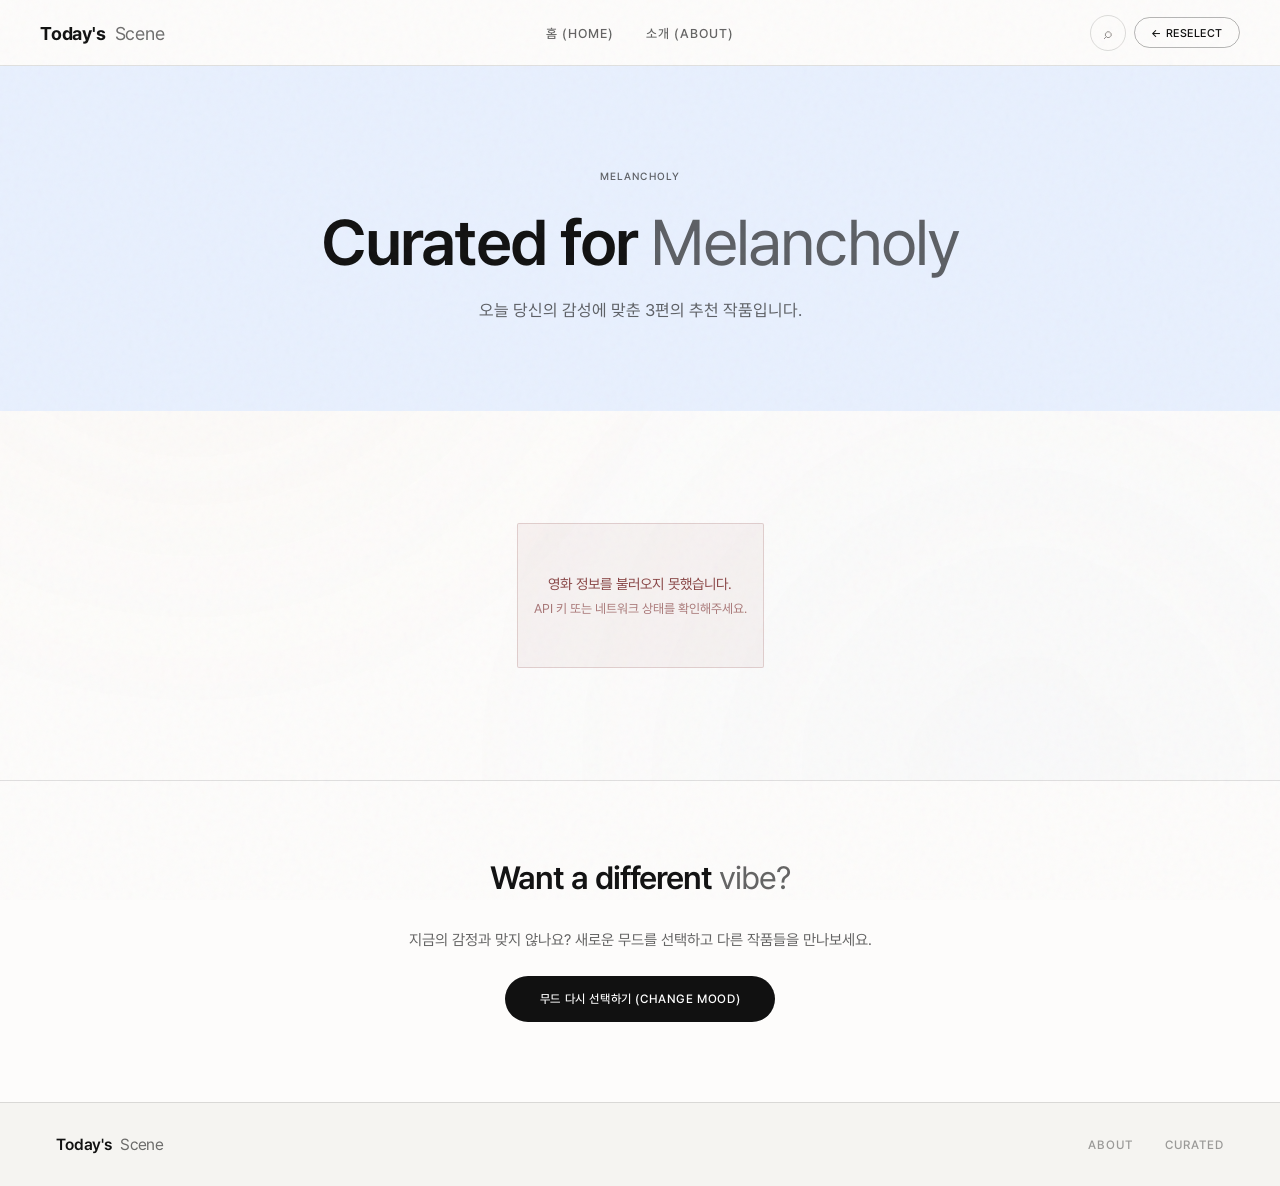
<file: result.html>
<!DOCTYPE html>
<html lang="ko">
<head>
  <meta charset="UTF-8"/>
  <meta name="viewport" content="width=device-width, initial-scale=1.0"/>
  <title>추천 결과 — 오늘의 씬</title>
  <link rel="stylesheet" href="css/common.css">
  <style>
    :root {
      --bg: #fdfcfb; --bg2: #f5f4f1; --ink-deep: #0a0a0a;
      --accent: #111; --accent-2: #444; --accent-glow: rgba(0,0,0,.08);
      --cream: #fff; --paper: #fdfcfb;
      --ink: #111;
      --border: rgba(17,17,17,.12); --border-strong: rgba(17,17,17,.3);
      --w95: rgba(17,17,17,.95); --w65: rgba(17,17,17,.65);
      --w40: rgba(17,17,17,.4); --w15: rgba(17,17,17,.08);
      --r: 2px;
      --fp: 'Pretendard', -apple-system, sans-serif;
    }
    *, *::before, *::after { margin: 0; padding: 0; box-sizing: border-box }
    html { scroll-behavior: smooth }
    body { background: var(--bg); color: var(--w95); font-family: var(--fp); -webkit-font-smoothing: antialiased; overflow-x: hidden }

    nav {
      position: sticky; top: 0; z-index: 100; height: 66px; padding: 0 2.5rem;
      display: flex; align-items: center; justify-content: space-between;
      background: rgba(253,252,251,.9); border-bottom: 1px solid var(--border); backdrop-filter: blur(18px);
    }
    .nav-logo { font-size: 1.15rem; font-weight: 700; color: var(--ink); text-decoration: none; letter-spacing: -.01em; display: flex; align-items: center; gap: .55rem }
    .nav-logo em { font-style: normal; font-weight: 400; opacity: .6 }
    .nav-links { display: flex; gap: 2rem; list-style: none; position: absolute; left: 50%; transform: translateX(-50%); }
    .nav-links a { font-size: .80rem; font-weight: 500; color: var(--w65); text-decoration: none; letter-spacing: .08em; text-transform: uppercase; transition: color .2s }
    .nav-links a:hover, .nav-links a.active { color: var(--accent) }
    .nav-back { display: inline-flex; align-items: center; gap: .4rem; padding: .45rem 1rem; background: transparent; border: 1px solid var(--border-strong); border-radius: 40px; color: var(--accent); font-size: .7rem; font-weight: 500; letter-spacing: .05em; text-transform: uppercase; text-decoration: none; cursor: pointer; transition: all .25s }
    .nav-back:hover { background: var(--accent); color: var(--cream) }

    /* HERO BAND */
    .hero-band {
      padding: 6.5rem 3.5rem 5.5rem;
      background: var(--bg);
      transition: background .8s; position: relative; overflow: hidden; text-align: center;
    }
    .band-inner { max-width: 1100px; margin: 0 auto; position: relative; z-index: 1; display: flex; flex-direction: column; align-items: center; }
    .band-mood {
      display: inline-flex; align-items: center; gap: .6rem;
      margin-bottom: 1.5rem; font-size: .65rem; font-weight: 500;
      letter-spacing: .1em; text-transform: uppercase; color: var(--w65);
      position: relative;
    }
    .band-title { font-size: clamp(2.5rem, 5vw, 4rem); font-weight: 600; line-height: 1.1; letter-spacing: -.03em; color: var(--ink); margin-bottom: 1.2rem; text-wrap: balance }
    .band-title em { font-style: normal; font-weight: 400; color: var(--w65) }
    .band-sub   { font-size: 1.05rem; color: var(--w65); font-weight: 400; line-height: 1.6; max-width: 500px }

    /* CARDS */
    .cards-section { max-width: 900px; margin: 0 auto; padding: 4rem 3.5rem }
    .cards-wrap { display: flex; flex-direction: column; gap: 2.5rem }
    .card {
      display: grid; grid-template-columns: 45px 140px 1fr auto; gap: 2rem;
      background: var(--bg); border: 1px solid var(--border);
      border-radius: var(--r); padding: 1.5rem;
      transition: border-color .3s, transform .3s, box-shadow .3s;
      animation: fadeUp .8s cubic-bezier(0.16, 1, 0.3, 1) both;
    }
    .card:hover { border-color: var(--border-strong); transform: translateY(-3px); box-shadow: 0 8px 24px rgba(0,0,0,.04) }
    @keyframes fadeUp { from { opacity: 0; transform: translateY(20px) } to { opacity: 1; transform: translateY(0) } }

    .card-rank {
      font-size: 2.2rem;
      font-family: 'Pretendard';
      font-weight: 600;
      font-style: italic;
      color: var(--w40);
      text-align: right;
      padding-top: 0.2rem;
      user-select: none;
    }

    .poster-wrap { position: relative; width: 140px; flex-shrink: 0 }
    .poster { width: 140px; aspect-ratio: 2/3; border-radius: 2px; background: var(--border); background-size: cover; background-position: center; border: 1px solid var(--border); position: relative; z-index: 1; }

    .card-body { min-width: 0; padding-top: .2rem }
    .card-n {
      font-size: .6rem; font-weight: 500; letter-spacing: .1em; text-transform: uppercase;
      color: var(--w40); margin-bottom: .8rem;
    }
    .card-title { font-size: 1.8rem; font-weight: 600; line-height: 1.1; letter-spacing: -.03em; color: var(--ink); margin-bottom: .6rem; cursor: pointer; transition: color .2s }
    .card-title:hover { color: var(--accent-2) }
    .card-meta { display: flex; gap: .75rem; align-items: center; flex-wrap: wrap; font-size: .75rem; color: var(--w65); margin-bottom: 1rem; letter-spacing: .05em; }
    .card-meta .dot { width: 3px; height: 3px; border-radius: 50%; background: var(--border-strong) }
    .card-genre { padding: .2rem .5rem; background: var(--bg2); color: var(--accent-2); border-radius: var(--r); font-size: .65rem; font-weight: 500; letter-spacing: .05em; text-transform: uppercase }
    .card-desc { font-size: .9rem; line-height: 1.6; color: var(--w65); margin-bottom: 1.2rem; display: -webkit-box; -webkit-line-clamp: 3; -webkit-box-orient: vertical; overflow: hidden; font-weight: 400 }
    .card-why { display: block; font-size: .85rem; font-weight: 400; color: var(--accent-2); border-top: 1px solid var(--border); padding-top: .8rem; max-width: 560px; line-height: 1.6 }
    .card-why::before { content: "“"; font-size: 1.2rem; line-height: 1; font-family: serif; margin-right: .25rem; color: var(--w40); vertical-align: bottom }
    .card-why::after { content: "”"; font-size: 1.2rem; line-height: 1; font-family: serif; margin-left: .15rem; color: var(--w40); vertical-align: bottom }

    .card-side { display: flex; flex-direction: column; align-items: flex-end; gap: 1rem; padding-top: .2rem; min-width: 110px }
    .card-score { font-size: 2rem; font-weight: 600; color: var(--accent); line-height: 1; text-align: right; letter-spacing: -.03em }
    .card-score small { font-size: .6rem; font-weight: 400; color: var(--w40); letter-spacing: .05em }
    .card-score-lbl { font-size: .6rem; font-weight: 500; color: var(--w40); letter-spacing: .1em; text-transform: uppercase; text-align: right; margin-top: .2rem }
    .btn-sm { padding: .65rem 1.2rem; background: transparent; color: var(--accent); border: 1px solid var(--border-strong); border-radius: 40px; font-size: .65rem; font-weight: 500; letter-spacing: .08em; text-transform: uppercase; cursor: pointer; transition: all .2s; white-space: nowrap }
    .btn-sm:hover { background: var(--accent); color: var(--cream) }

    /* RESET */
    .reset { background: var(--bg); border-top: 1px solid var(--border); padding: 5rem 3.5rem; text-align: center }
    .reset-inner { max-width: 700px; margin: 0 auto; display: flex; flex-direction: column; align-items: center; gap: 1.5rem }
    .reset h3 { font-size: 2rem; font-weight: 600; line-height: 1.1; letter-spacing: -.03em; margin-bottom: .5rem; color: var(--ink) }
    .reset h3 em { font-style: normal; font-weight: 400; color: var(--w65) }
    .reset p { font-size: .95rem; color: var(--w65); line-height: 1.6; font-weight: 400 }
    .btn-lg { padding: 1rem 2.2rem; background: var(--accent); color: var(--cream); border: none; border-radius: 40px; font-size: .75rem; font-weight: 500; letter-spacing: .05em; text-transform: uppercase; cursor: pointer; transition: all .2s; text-decoration: none; display: inline-flex; align-items: center; gap: .5rem }
    .btn-lg:hover { background: var(--accent-2) }

    footer { background: var(--bg2); padding: 0; border-top: 1px solid var(--border) }
    .footer-row { display: flex; align-items: center; justify-content: space-between; padding: 2rem 3.5rem; gap: 1rem; flex-wrap: wrap }
    .foot-logo { font-size: 1rem; font-weight: 600; color: var(--ink); text-decoration: none; letter-spacing: -.01em; display: flex; align-items: center; gap: .5rem }
    .foot-logo em { font-style: normal; font-weight: 400; opacity: .6 }
    .foot-links { display: flex; gap: 2rem }
    .foot-links a { font-size: .75rem; font-weight: 500; color: var(--w40); text-decoration: none; letter-spacing: .08em; text-transform: uppercase; transition: color .2s }
    .foot-links a:hover { color: var(--accent) }

    .loading-state { max-width: 900px; margin: 3rem auto; text-align: center; padding: 4rem 1rem; color: var(--w65); font-size: .8rem; font-weight: 400; letter-spacing: .1em; text-transform: uppercase }
    .loading-spinner { width: 34px; height: 34px; margin: 0 auto 1.4rem; border: 1px solid var(--border); border-top-color: var(--accent); border-radius: 50%; animation: spin .8s linear infinite }
    @keyframes spin { to { transform: rotate(360deg) } }
    .error-state { max-width: 900px; margin: 3rem auto; text-align: center; padding: 3rem 1rem; color: #884444; background: rgba(136,68,68,.05); border: 1px solid rgba(136,68,68,.2); border-radius: var(--r); font-size: .9rem; line-height: 1.6 }

    @media(max-width:700px) {
      nav{padding:0 1.2rem} .nav-links{display:none}
      .hero-band, .cards-section, .reset { padding-left: 1.2rem; padding-right: 1.2rem }
      .card { grid-template-columns: 24px 90px 1fr; gap: 1.1rem }
      .card-rank { font-size: 1.4rem; padding-top: 0; }
      .poster-wrap, .poster { width: 90px }
      .card-side { flex-direction: row; flex-wrap: wrap; grid-column: 1/-1; justify-content: flex-start; align-items: center }
      .card-score { display: none }
      .footer-row { padding: 1.3rem 1.2rem }
    }
  </style>
</head>
<body>
<nav>
  <a href="index.html" class="nav-logo">Today's <em>Scene</em></a>
  <ul class="nav-links">
    <li><a href="index.html">홈 (Home)</a></li>
    <li><a href="about.html">소개 (About)</a></li>
  </ul>
  <div class="nav-right">
    <button class="search-btn" onclick="openSearch()" title="영화 검색">⌕</button>
    <a href="index.html" class="nav-back">← Reselect</a>
  </div>
</nav>

<div class="hero-band" id="heroBand">
  <div class="band-inner">
    <p class="band-mood" id="bandMood">Melancholy</p>
    <h1 class="band-title" id="bandTitle">Curated for <em>Mood</em></h1>
    <p class="band-sub">오늘 당신의 감성에 맞춘 3편의 추천 작품입니다.</p>
  </div>
</div>

<section class="cards-section">
  <div class="cards-wrap" id="cardsWrap">
    <div class="loading-state">
      <div class="loading-spinner"></div>
      <p>Now Loading…</p>
    </div>
  </div>
</section>

<div class="reset">
  <div class="reset-inner">
    <h3>Want a different <em>vibe?</em></h3>
    <p>지금의 감정과 맞지 않나요? 새로운 무드를 선택하고 다른 작품들을 만나보세요.</p>
    <a href="index.html" class="btn-lg">무드 다시 선택하기 (Change Mood)</a>
  </div>
</div>

<footer>
  <div class="footer-row">
    <a href="index.html" class="foot-logo">Today's <em>Scene</em></a>
    <div class="foot-links">
      <a href="about.html">About</a>
      <a href="index.html">Curated</a>
    </div>
  </div>
</footer>

<script src="js/movies-data.js"></script>
<script src="js/common.js"></script>
<script>
function goDetail(movieId) {
  sessionStorage.setItem('movieId', movieId);
  window.location.href = 'detail.html';
}
async function loadResults() {
  const mood = sessionStorage.getItem('mood') || 'melancholy';
  const pick = getTodaysPick(mood);
  if (!pick) {
    document.getElementById('cardsWrap').innerHTML = '<div class="error-state">무드 정보를 찾을 수 없어요. 홈에서 다시 선택해주세요.</div>';
    return;
  }
  const titleMap = {
    melancholy: "Melancholy",
    excited: "Thrilling",
    romantic: "Romantic",
    dark: "Tense",
    cozy: "Cozy",
    wonder: "Epic",
    funny: "Lighthearted",
    thoughtful: "Thoughtful"
  };

  const bgMap = {
    melancholy: '#e8f0fe',
    excited: '#ffe0bf',
    romantic: '#fde2ec',
    dark: '#f2e6ff',
    cozy: '#ffebb3',
    wonder: '#e1f4fa',
    funny: '#e2fce9',
    thoughtful: '#eef2f6'
  };

  const mt = titleMap[mood] || "Features";
  document.getElementById('bandMood').textContent = mt;
  document.getElementById('bandTitle').innerHTML = `Curated for <em>${mt}</em>`;
  document.getElementById('heroBand').style.background = bgMap[mood] || 'var(--bg)';
  sessionStorage.setItem('currentPickIds', JSON.stringify(pick.movies));
  const wrap = document.getElementById('cardsWrap');
  const data = { movies: pick.movies, reasons: pick.reasons };
  try {
    const movies = await Promise.all(data.movies.map(id => fetchMovie(id)));
    wrap.innerHTML = movies.map((m, i) => {
      const poster = posterUrl(m.poster_path);
      const year   = m.release_date ? m.release_date.slice(0, 4) : '—';
      const rating = m.vote_average ? m.vote_average.toFixed(1) : '—';
      const genre  = getGenres(m.genres) || '드라마';
      const overview = m.overview || '줄거리 정보가 없습니다.';
      const why    = data.reasons[i] || '';
      return `
        <div class="card" style="animation-delay: ${i * 0.3 + 0.2}s">
          <div class="card-rank">0${i + 1}</div>
          <div class="poster-wrap">
            <div class="poster" style="background-image: url('${poster}')"></div>
          </div>
          <div class="card-body">
            <p class="card-n">Feature ${String(i+1).padStart(2,'0')}</p>
            <h3 class="card-title" onclick="goDetail(${m.id})">${m.title}</h3>
            <div class="card-meta">
              <span>${year}</span><span class="dot"></span>
              <span class="card-genre">${genre}</span>
            </div>
            <p class="card-desc">${overview}</p>
            <p class="card-why">${why}</p>
          </div>
          <div class="card-side">
            <div>
              <div class="card-score">${rating}<small> /10</small></div>
              <div class="card-score-lbl">TMDB Score</div>
            </div>
            <button class="btn-sm" onclick="goDetail(${m.id})">상세보기 (Details)</button>
          </div>
        </div>`;
    }).join('');
    requestAnimationFrame(() => {
      document.querySelectorAll('.card').forEach(c => c.classList.add('show'));
    });
  } catch (err) {
    wrap.innerHTML = `<div class="error-state">영화 정보를 불러오지 못했습니다.<br><span style="font-size:.8rem;opacity:.7">API 키 또는 네트워크 상태를 확인해주세요.</span></div>`;
  }
}
loadResults();
</script>
</body>
</html>
</file>
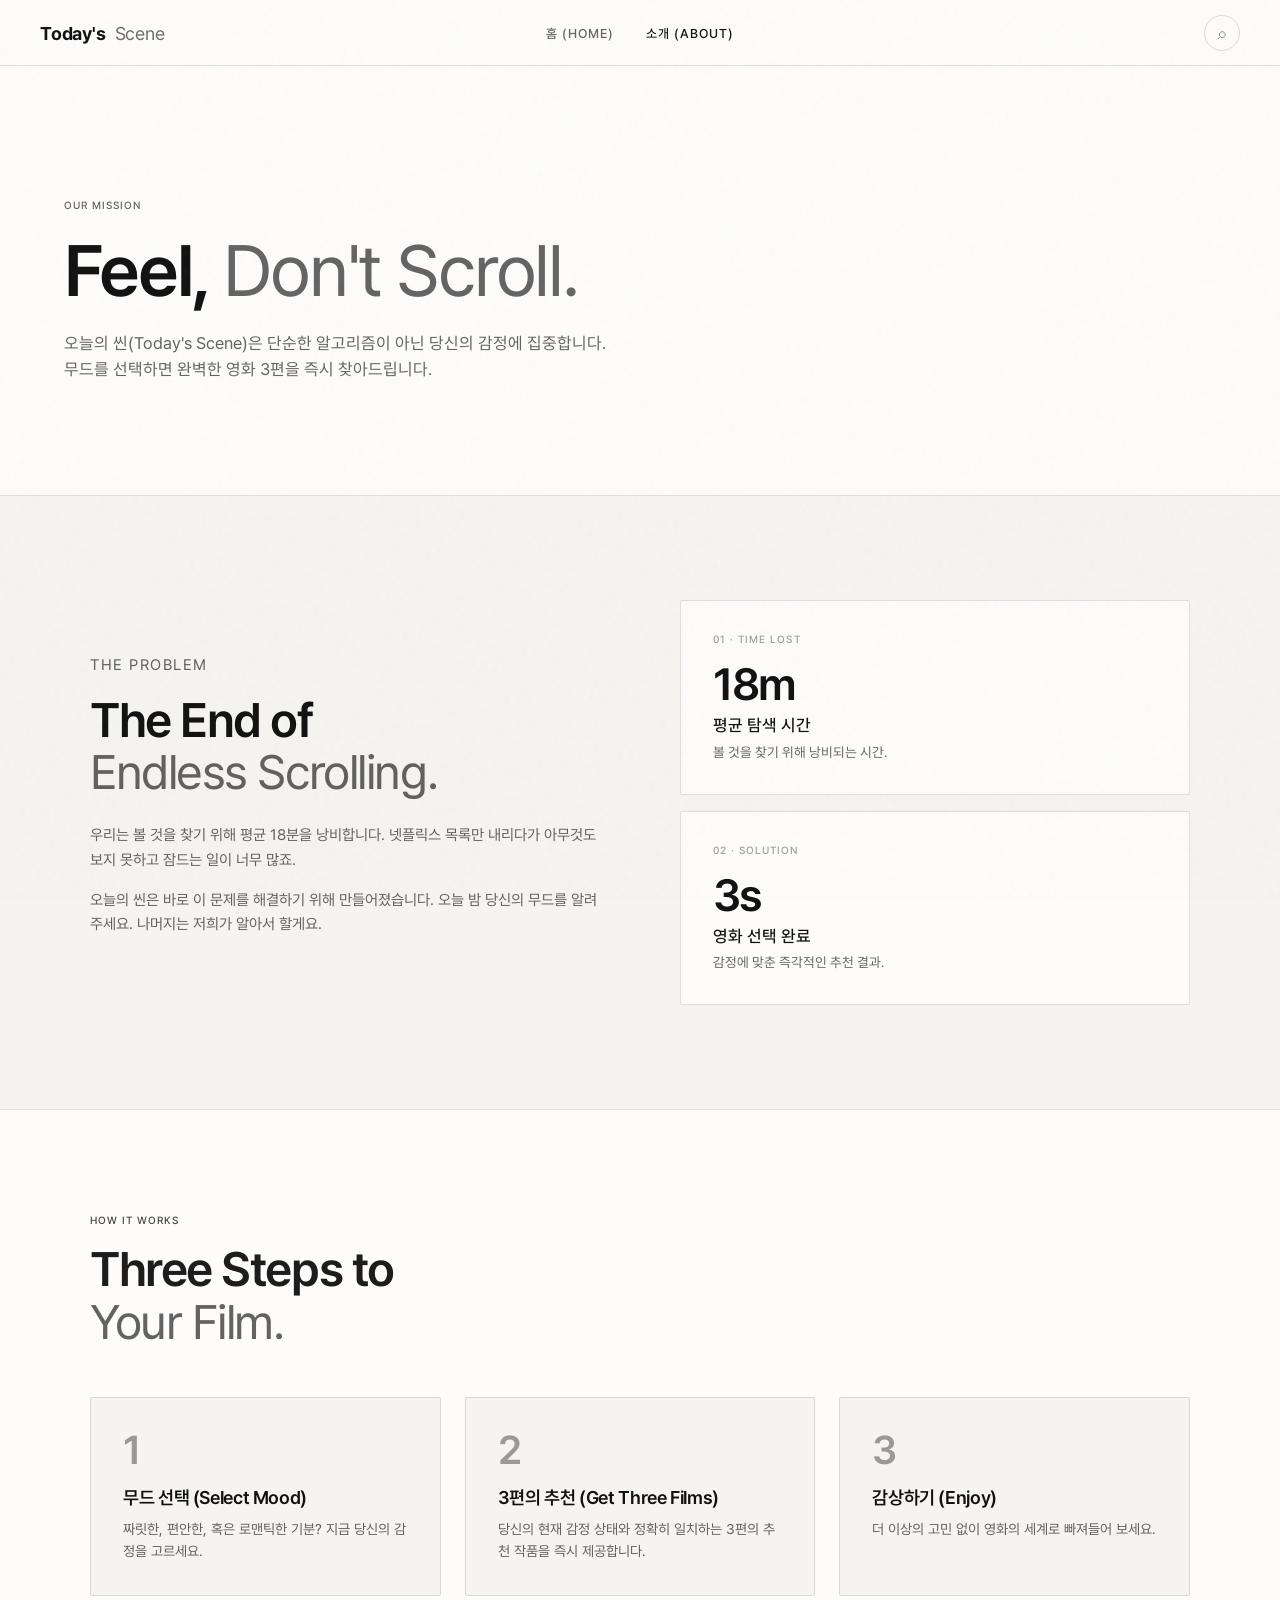
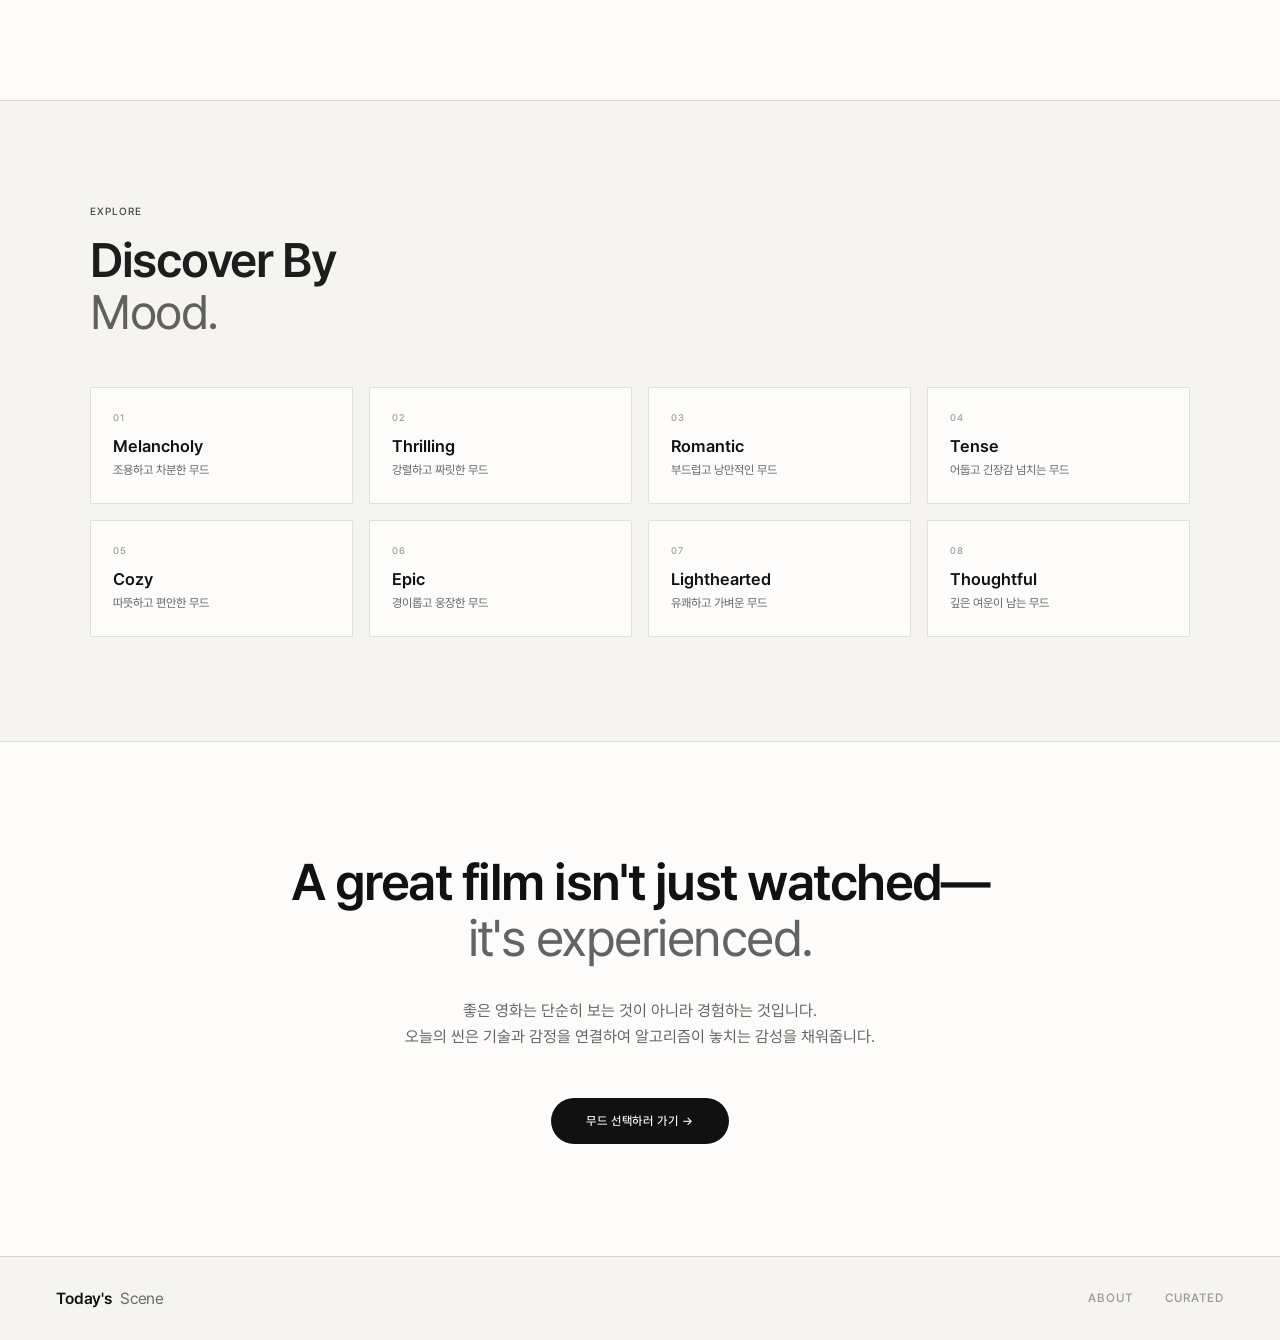
<file: src/main/resources/static/about.html>
<!DOCTYPE html>
<html lang="ko">
<head>
  <meta charset="UTF-8"/>
  <meta name="viewport" content="width=device-width, initial-scale=1.0"/>
  <title>소개 — 오늘의 씬</title>
  <link rel="icon" href="/images/favicon.svg" type="image/svg+xml">
  <link rel="stylesheet" href="css/common.css">
  <style>
    :root {
      --bg: #fdfcfb; --bg2: #f5f4f1; --ink-deep: #0a0a0a;
      --accent: #111; --accent-2: #444; --accent-glow: rgba(0,0,0,.08);
      --cream: #fff; --paper: #fdfcfb;
      --ink: #111;
      --border: rgba(17,17,17,.12); --border-strong: rgba(17,17,17,.3);
      --w95: rgba(17,17,17,.95); --w65: rgba(17,17,17,.65);
      --w40: rgba(17,17,17,.4); --w15: rgba(17,17,17,.08);
      --r: 2px;
      --fp: 'Pretendard', -apple-system, sans-serif;
    }
    *, *::before, *::after { margin: 0; padding: 0; box-sizing: border-box }
    html { scroll-behavior: smooth }
    body { background: var(--bg); color: var(--w95); font-family: var(--fp); -webkit-font-smoothing: antialiased }

    nav { position: sticky; top: 0; z-index: 100; height: 66px; padding: 0 2.5rem; display: flex; align-items: center; justify-content: space-between; background: rgba(253,252,251,.9); border-bottom: 1px solid var(--border); backdrop-filter: blur(18px) }
    .nav-logo { font-size: 1.15rem; font-weight: 700; color: var(--ink); text-decoration: none; letter-spacing: -.01em; display: flex; align-items: center; gap: .55rem }
    .nav-logo em { font-style: normal; font-weight: 400; opacity: .6 }
    .nav-links { display: flex; gap: 2rem; list-style: none; position: absolute; left: 50%; transform: translateX(-50%); }
    .nav-links a { font-size: .80rem; font-weight: 500; color: var(--w65); text-decoration: none; letter-spacing: .08em; text-transform: uppercase; transition: color .2s }
    .nav-links a:hover, .nav-links a.active { color: var(--accent) }
    .nav-cta { padding: .45rem 1rem; background: var(--accent); border: none; border-radius: 40px; color: var(--cream); font-family: var(--fp); font-size: .7rem; font-weight: 500; letter-spacing: .05em; text-transform: uppercase; text-decoration: none; cursor: pointer; transition: all .2s }
    .nav-cta:hover { background: var(--accent-2) }

    /* HERO */
    .about-hero {
      background: var(--bg);
      padding: 8rem 4rem 7rem; position: relative; overflow: hidden; border-bottom: 1px solid var(--border);
    }
    .ah-inner { max-width: 780px; position: relative; z-index: 1 }
    .ah-tag {
      display: inline-flex; align-items: center; gap: .7rem;
      margin-bottom: 1.2rem; font-size: .65rem; font-weight: 500;
      letter-spacing: .1em; text-transform: uppercase; color: var(--w65);
      animation: fadeUp .6s ease both;
    }
    .ah-title { font-size: clamp(2.5rem, 6vw, 4.5rem); font-weight: 600; line-height: 1.1; letter-spacing: -.03em; color: var(--ink); margin-bottom: 1.2rem; animation: fadeUp .8s ease both .1s; text-wrap: balance }
    .ah-title em { font-style: normal; font-weight: 400; color: var(--w65) }
    .ah-sub  { font-size: 1.05rem; line-height: 1.6; color: var(--w65); max-width: 640px; font-weight: 400; animation: fadeUp .8s ease both .2s; word-break: keep-all; }

    /* shared section utils */
    .section-label { font-size: .65rem; font-weight: 500; letter-spacing: .1em; text-transform: uppercase; margin-bottom: 1rem; color: var(--accent-2) }
    .section-title { font-size: clamp(2rem, 4.2vw, 3rem); font-weight: 600; line-height: 1.1; letter-spacing: -.03em; margin-bottom: 1.5rem; text-wrap: balance }
    .section-title em { font-style: normal; font-weight: 400; color: var(--w65) }

    /* MISSION — light paper */
    .mission { background: var(--bg2); color: var(--ink); padding: 6.5rem 3.5rem; position: relative }
    .mission .section-title { color: var(--ink) }
    .mission-inner { max-width: 1100px; margin: 0 auto; display: grid; grid-template-columns: 1fr 1fr; gap: 5rem; align-items: center }
    .mission-text p { font-size: .95rem; line-height: 1.6; color: var(--w65); margin-bottom: 1rem; font-weight: 400 }
    .mission-stats { display: flex; flex-direction: column; gap: 1rem }
    .stat {
      padding: 2rem; background: var(--bg);
      border: 1px solid var(--border); border-radius: var(--r);
      transition: transform .3s;
    }
    .stat:hover { transform: translateY(-3px); border-color: var(--border-strong) }
    .stat-serial { font-size: .65rem; font-weight: 500; color: var(--w40); letter-spacing: .1em; margin-bottom: 1rem }
    .stat-n     { font-size: 2.8rem; font-weight: 600; line-height: 1; letter-spacing: -.04em; color: var(--accent); margin-bottom: .5rem }
    .stat-l     { font-size: 1.05rem; font-weight: 500; color: var(--ink); margin-bottom: .4rem }
    .stat-d     { font-size: .85rem; color: var(--w65); line-height: 1.5; font-weight: 400 }

    /* HOW */
    .how { background: var(--bg); padding: 6.5rem 3.5rem; border-top: 1px solid var(--border) }
    .how-inner { max-width: 1100px; margin: 0 auto }
    .steps { display: grid; grid-template-columns: repeat(3,1fr); gap: 1.5rem; margin-top: 3rem }
    .step {
      padding: 2rem; background: var(--bg2);
      border: 1px solid var(--border); border-radius: var(--r);
      transition: all .3s;
    }
    .step:hover { border-color: var(--border-strong); transform: translateY(-4px) }
    .step-num   { font-size: 2.5rem; font-weight: 600; line-height: 1; letter-spacing: -.04em; color: var(--w40); margin-bottom: 1rem }
    .step-title { font-size: 1.15rem; font-weight: 600; letter-spacing: -.02em; color: var(--ink); margin-bottom: .6rem }
    .step-desc  { font-size: .88rem; line-height: 1.6; color: var(--w65); font-weight: 400 }

    /* MOODS */
    .moods-section { background: var(--bg2); padding: 6.5rem 3.5rem; border-top: 1px solid var(--border) }
    .moods-inner { max-width: 1100px; margin: 0 auto }
    .moods-grid { display: grid; grid-template-columns: repeat(4,1fr); gap: 1rem; margin-top: 3rem }
    .mood-item {
      padding: 1.5rem 1.4rem; background: var(--bg);
      border: 1px solid var(--border); border-radius: var(--r);
      cursor: pointer; transition: all .25s; text-decoration: none; display: block;
    }
    .mood-item:hover { border-color: var(--border-strong); transform: translateY(-2px) }
    .mood-num  { font-size: .6rem; font-weight: 500; letter-spacing: .1em; color: var(--w40); margin-bottom: .8rem; display: block }
    .mood-name { font-size: 1.05rem; font-weight: 600; color: var(--ink); margin-bottom: .3rem; line-height: 1.2 }
    .mood-desc { font-size: .75rem; font-weight: 400; color: var(--w65); line-height: 1.5 }

    /* PHILOSOPHY */
    .philosophy {
      background: var(--bg); padding: 7rem 3.5rem; text-align: center; border-top: 1px solid var(--border);
    }
    .ph-inner { max-width: 800px; margin: 0 auto }
    .ph-quote { font-size: clamp(2rem, 4vw, 3.5rem); font-weight: 600; line-height: 1.1; letter-spacing: -.03em; color: var(--ink); margin-bottom: 2rem; text-wrap: balance }
    .ph-quote em { font-style: normal; font-weight: 400; color: var(--w65) }
    .ph-sub   { font-size: 1rem; color: var(--w65); line-height: 1.6; max-width: 500px; margin: 0 auto 3rem; font-weight: 400 }
    .btn-accent {
      display: inline-flex; align-items: center; gap: .6rem;
      padding: 1rem 2.2rem; background: var(--accent); color: var(--cream);
      border: none; border-radius: 40px; font-family: var(--fp);
      font-size: .75rem; font-weight: 500; letter-spacing: .05em; text-transform: uppercase;
      cursor: pointer; text-decoration: none; transition: all .2s;
    }
    .btn-accent:hover { background: var(--accent-2) }

    footer { background: var(--bg2); padding: 0; border-top: 1px solid var(--border) }
    .footer-row { display: flex; align-items: center; justify-content: space-between; padding: 2rem 3.5rem; gap: 1rem; flex-wrap: wrap }
    .foot-logo { font-size: 1rem; font-weight: 600; color: var(--ink); text-decoration: none; letter-spacing: -.01em; display: flex; align-items: center; gap: .5rem }
    .foot-logo em { font-style: normal; font-weight: 400; opacity: .6 }
    .foot-links { display: flex; gap: 2rem }
    .foot-links a { font-size: .75rem; font-weight: 500; color: var(--w40); text-decoration: none; letter-spacing: .08em; text-transform: uppercase; transition: color .2s }
    .foot-links a:hover { color: var(--accent) }

    .reveal { opacity: 0; transform: translateY(22px); transition: opacity .8s ease, transform .8s ease }
    .reveal.on { opacity: 1; transform: none }
    @keyframes fadeUp { from{opacity:0;transform:translateY(16px)} to{opacity:1;transform:translateY(0)} }

    @media(max-width:700px) {
      nav { padding: 0 1.2rem } .nav-links { display: none }
      .about-hero, .mission, .how, .moods-section, .philosophy { padding-left: 1.2rem; padding-right: 1.2rem }
      .mission-inner { grid-template-columns: 1fr; gap: 2.5rem }
      .steps { grid-template-columns: 1fr; gap: 1rem }
      .moods-grid { grid-template-columns: 1fr 1fr; gap: .7rem }
      .footer-row { padding: 1.3rem 1.2rem } .foot-links { display: none }
    }
  </style>
</head>
<body>
<nav>
  <a href="index.html" class="nav-logo">Today's <em>Scene</em></a>
  <ul class="nav-links">
    <li><a href="index.html">홈 (Home)</a></li>
    <li><a href="about.html" class="active">소개 (About)</a></li>
  </ul>
  <div class="nav-right">
    <button class="search-btn" onclick="openSearch()" title="영화 검색">⌕</button>
  </div>
</nav>

<section class="about-hero">
  <div class="ah-inner">
    <p class="ah-tag">Our Mission</p>
    <h1 class="ah-title">Feel, <em>Don't Scroll.</em></h1>
    <p class="ah-sub">오늘의 씬(Today's Scene)은 단순한 알고리즘이 아닌 당신의 감정에 집중합니다.
      <br>무드를 선택하면 완벽한 영화 3편을 즉시 찾아드립니다.</p>
  </div>
</section>

<section class="mission">
  <div class="mission-inner">
    <div class="mission-text reveal">
      <p class="section-label">The Problem</p>
      <h2 class="section-title">The End of<br><em>Endless Scrolling.</em></h2>
      <p>우리는 볼 것을 찾기 위해 평균 18분을 낭비합니다. 넷플릭스 목록만 내리다가 아무것도 보지 못하고 잠드는 일이 너무 많죠.</p>
      <p>오늘의 씬은 바로 이 문제를 해결하기 위해 만들어졌습니다. 오늘 밤 당신의 무드를 알려주세요. 나머지는 저희가 알아서 할게요.</p>
    </div>
    <div class="mission-stats reveal">
      <div class="stat"><div class="stat-serial">01 · TIME LOST</div><div class="stat-n">18m</div><div class="stat-l">평균 탐색 시간</div><div class="stat-d">볼 것을 찾기 위해 낭비되는 시간.</div></div>
      <div class="stat"><div class="stat-serial">02 · SOLUTION</div><div class="stat-n">3s</div><div class="stat-l">영화 선택 완료</div><div class="stat-d">감정에 맞춘 즉각적인 추천 결과.</div></div>
    </div>
  </div>
</section>

<section class="how">
  <div class="how-inner">
    <div class="reveal">
      <p class="section-label">How It Works</p>
      <h2 class="section-title">Three Steps to<br><em>Your Film.</em></h2>
    </div>
    <div class="steps">
      <div class="step reveal"><div class="step-num">1</div><div class="step-title">무드 선택 (Select Mood)</div><div class="step-desc">짜릿한, 편안한, 혹은 로맨틱한 기분? 지금 당신의 감정을 고르세요.</div></div>
      <div class="step reveal"><div class="step-num">2</div><div class="step-title">3편의 추천 (Get Three Films)</div><div class="step-desc">당신의 현재 감정 상태와 정확히 일치하는 3편의 추천 작품을 즉시 제공합니다.</div></div>
      <div class="step reveal"><div class="step-num">3</div><div class="step-title">감상하기 (Enjoy)</div><div class="step-desc">더 이상의 고민 없이 영화의 세계로 빠져들어 보세요.</div></div>
    </div>
  </div>
</section>

<section class="moods-section">
  <div class="moods-inner">
    <div class="reveal">
      <p class="section-label">Explore</p>
      <h2 class="section-title">Discover By<br><em>Mood.</em></h2>
    </div>
    <div class="moods-grid">
      <a href="index.html" class="mood-item reveal"><span class="mood-num">01</span><div class="mood-name">Melancholy</div><div class="mood-desc">조용하고 차분한 무드</div></a>
      <a href="index.html" class="mood-item reveal"><span class="mood-num">02</span><div class="mood-name">Thrilling</div><div class="mood-desc">강렬하고 짜릿한 무드</div></a>
      <a href="index.html" class="mood-item reveal"><span class="mood-num">03</span><div class="mood-name">Romantic</div><div class="mood-desc">부드럽고 낭만적인 무드</div></a>
      <a href="index.html" class="mood-item reveal"><span class="mood-num">04</span><div class="mood-name">Tense</div><div class="mood-desc">어둡고 긴장감 넘치는 무드</div></a>
      <a href="index.html" class="mood-item reveal"><span class="mood-num">05</span><div class="mood-name">Cozy</div><div class="mood-desc">따뜻하고 편안한 무드</div></a>
      <a href="index.html" class="mood-item reveal"><span class="mood-num">06</span><div class="mood-name">Epic</div><div class="mood-desc">경이롭고 웅장한 무드</div></a>
      <a href="index.html" class="mood-item reveal"><span class="mood-num">07</span><div class="mood-name">Lighthearted</div><div class="mood-desc">유쾌하고 가벼운 무드</div></a>
      <a href="index.html" class="mood-item reveal"><span class="mood-num">08</span><div class="mood-name">Thoughtful</div><div class="mood-desc">깊은 여운이 남는 무드</div></a>
    </div>
  </div>
</section>

<section class="philosophy">
  <div class="ph-inner">
    <p class="ph-quote">A great film isn't just watched—<br><em>it's experienced.</em></p>
    <p class="ph-sub">좋은 영화는 단순히 보는 것이 아니라 경험하는 것입니다.<br>오늘의 씬은 기술과 감정을 연결하여 알고리즘이 놓치는 감성을 채워줍니다.</p>
    <a href="index.html" class="btn-accent">무드 선택하러 가기 →</a>
  </div>
</section>

<footer>
  <div class="footer-row">
    <a href="index.html" class="foot-logo">Today's <em>Scene</em></a>
    <div class="foot-links">
      <a href="about.html">About</a>
      <a href="index.html">Curated</a>
    </div>
  </div>
</footer>

<script src="js/movies-data.js"></script>
<script src="js/common.js"></script>
<script>
  const obs = new IntersectionObserver(entries => {
    entries.forEach((e, i) => {
      if (e.isIntersecting) {
        e.target.style.transitionDelay = (i % 4) * .1 + 's';
        e.target.classList.add('on');
      }
    });
  }, { threshold: .12 });
  document.querySelectorAll('.reveal').forEach(el => obs.observe(el));
</script>
</body>
</html>
</file>
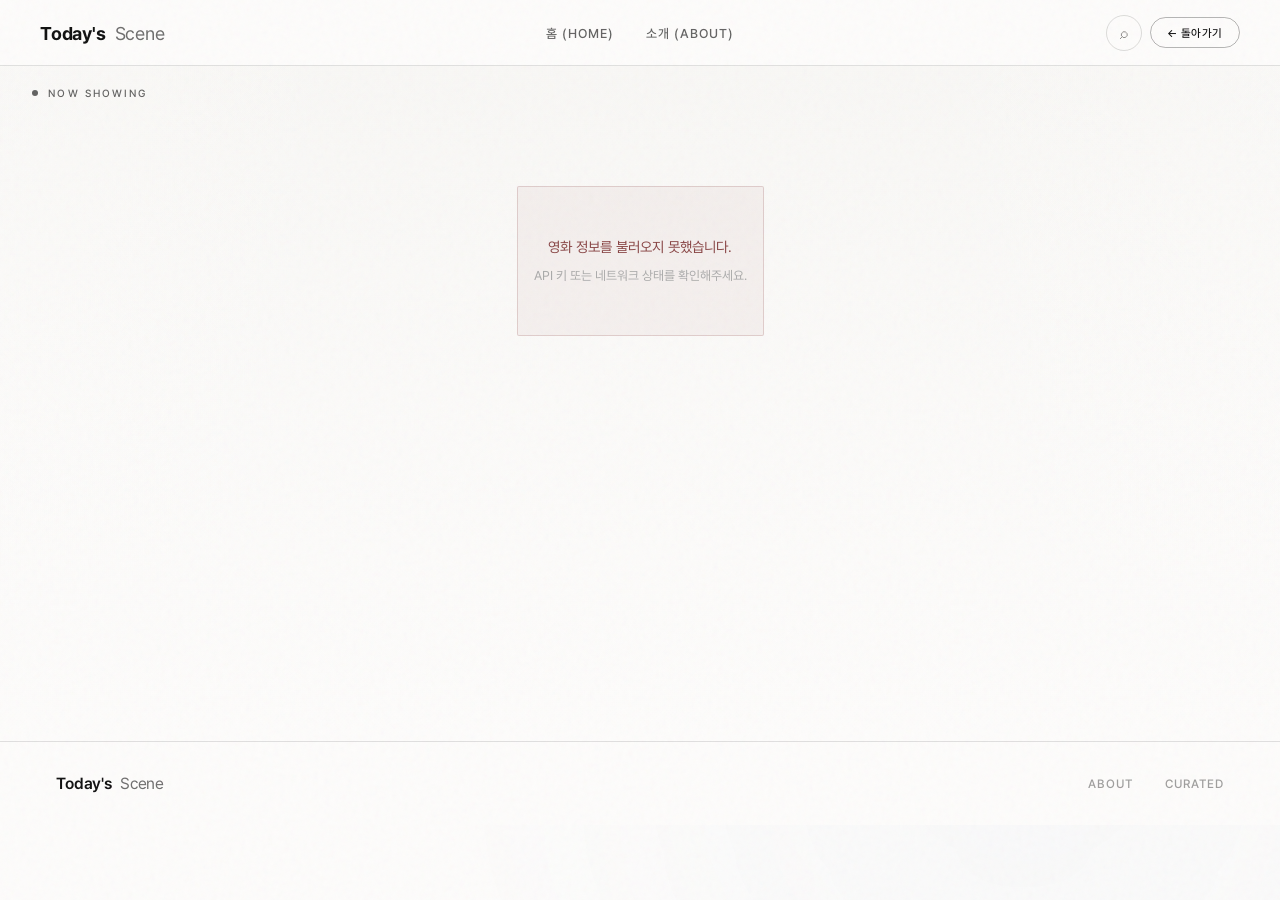
<file: src/main/resources/static/detail.html>
<!DOCTYPE html>
<html lang="ko">

<head>
  <meta charset="UTF-8" />
  <meta name="viewport" content="width=device-width, initial-scale=1.0" />
  <title>영화 상세 — 오늘의 씬</title>
  <link rel="icon" href="/images/favicon.svg" type="image/svg+xml">
  <link rel="stylesheet" href="css/common.css">
  <style>
    :root {
      --bg: #fdfcfb;
      --bg2: #f5f4f1;
      --ink-deep: #0a0a0a;
      --accent: #111;
      --accent-2: #444;
      --accent-glow: rgba(0, 0, 0, .08);
      --cream: #fff;
      --paper: #fdfcfb;
      --ink: #111;
      --border: rgba(17, 17, 17, .12);
      --border-strong: rgba(17, 17, 17, .3);
      --w95: rgba(17, 17, 17, .95);
      --w65: rgba(17, 17, 17, .65);
      --w40: rgba(17, 17, 17, .4);
      --w15: rgba(17, 17, 17, .08);
      --r: 2px;
      --fp: 'Pretendard', -apple-system, sans-serif;
    }

    *,
    *::before,
    *::after {
      margin: 0;
      padding: 0;
      box-sizing: border-box
    }

    body {
      background: var(--bg);
      color: var(--ink);
      font-family: var(--fp);
      -webkit-font-smoothing: antialiased
    }

    body {
      background: var(--bg);
      color: var(--ink);
      font-family: var(--fp);
      -webkit-font-smoothing: antialiased
    }

    nav {
      position: sticky;
      top: 0;
      z-index: 100;
      height: 66px;
      padding: 0 2.5rem;
      display: flex;
      align-items: center;
      justify-content: space-between;
      background: rgba(253, 252, 251, .9);
      border-bottom: 1px solid var(--border);
      backdrop-filter: blur(18px)
    }

    .nav-logo {
      font-size: 1.15rem;
      font-weight: 700;
      color: var(--ink);
      text-decoration: none;
      letter-spacing: -.01em;
      display: flex;
      align-items: center;
      gap: .55rem
    }

    .nav-logo em {
      font-style: normal;
      font-weight: 400;
      opacity: .6
    }

    .nav-links {
      display: flex;
      gap: 2rem;
      list-style: none;
      position: absolute;
      left: 50%;
      transform: translateX(-50%);
    }

    .nav-links a {
      font-size: .80rem;
      font-weight: 500;
      color: var(--w65);
      text-decoration: none;
      letter-spacing: .08em;
      text-transform: uppercase;
      transition: color .2s
    }

    .nav-links a:hover {
      color: var(--accent)
    }

    .nav-back {
      display: inline-flex;
      align-items: center;
      gap: .4rem;
      padding: .45rem 1rem;
      background: transparent;
      border: 1px solid var(--border-strong);
      border-radius: 40px;
      color: var(--accent);
      font-size: .7rem;
      font-weight: 500;
      letter-spacing: .05em;
      text-transform: uppercase;
      text-decoration: none;
      cursor: pointer;
      transition: all .25s
    }

    .nav-back:hover {
      background: var(--accent);
      color: var(--cream)
    }

    /* BACKDROP */
    .backdrop {
      position: relative;
      min-height: max(520px, 75vh);
      background: var(--bg2)
    }

    .trailer-bg {
      position: absolute;
      inset: 0;
      width: 100%;
      height: 100%;
      overflow: hidden;
      opacity: 0;
      visibility: hidden;
      transition: opacity 1s ease, visibility 1s ease;
      pointer-events: none;
      z-index: 1;
      background: #000
    }

    .trailer-bg.playing {
      opacity: 1;
      visibility: visible
    }

    .trailer-bg iframe {
      position: absolute;
      top: 50%;
      left: 50%;
      width: max(120vw, 213.33vh);
      height: max(67.5vw, 120vh);
      transform: translate(-50%, -50%);
      border: none;
      pointer-events: none
    }

    .trailer-shield {
      position: absolute;
      inset: 0;
      z-index: 3;
      cursor: default
    }

    .backdrop-img {
      position: absolute;
      inset: 0;
      background-size: cover;
      background-position: center;
      opacity: .2;
      transition: opacity .6s;
      z-index: 2;
      filter: saturate(.4) contrast(1.1)
    }

    .backdrop.trailer-on .backdrop-img {
      opacity: 0
    }

    .backdrop-grad {
      position: absolute;
      inset: 0;
      background: linear-gradient(180deg, rgba(253, 252, 251, .4) 0%, rgba(253, 252, 251, .8) 55%, var(--bg) 100%);
      pointer-events: none;
      z-index: 4;
      transition: opacity 1s ease;
    }

    .backdrop.trailer-on .backdrop-grad {
      opacity: 0;
    }

    .backdrop::after {
      content: "";
      position: absolute;
      inset: 0;
      background: linear-gradient(180deg, rgba(10, 10, 10, .5) 0%, rgba(10, 10, 10, .7) 60%, var(--bg) 100%);
      pointer-events: none;
      z-index: 3;
      opacity: 0;
      transition: opacity 1s ease;
    }

    .backdrop.trailer-on::after {
      opacity: 1;
    }

    /* 시네마틱 모드: 트레일러 재생 시 글자색을 하얗게 반전시켜 대비(Contrast)를 높입니다 */
    .backdrop.trailer-on .movie-title,
    .backdrop.trailer-on .movie-desc,
    .backdrop.trailer-on .movie-original,
    .backdrop.trailer-on .movie-info,
    .backdrop.trailer-on .now-showing,
    .backdrop.trailer-on .score-label,
    .backdrop.trailer-on .score-stars,
    .backdrop.trailer-on .big-score,
    .backdrop.trailer-on .big-score small,
    .backdrop.trailer-on .tag-year {
      color: #ffffff;
      text-shadow: 0 2px 8px rgba(0,0,0,0.6);
      transition: color 1s ease, text-shadow 1s ease;
    }

    .backdrop.trailer-on .tag-genre {
      background: rgba(255,255,255,0.15);
      color: #fff;
      border-color: rgba(255,255,255,0.3);
      transition: all 1s ease;
    }

    .backdrop.trailer-on .desc-toggle {
      color: rgba(255,255,255,0.8);
      text-shadow: 0 2px 8px rgba(0,0,0,0.6);
    }

    .backdrop.trailer-on .btn-ghost {
      border-color: rgba(255,255,255,0.4);
      color: #fff;
    }
    .backdrop.trailer-on .btn-ghost:hover {
      background: rgba(255,255,255,0.1);
      border-color: #fff;
    }

    .backdrop-side-grad {
      position: absolute;
      inset: 0;
      background: linear-gradient(90deg, rgba(253, 252, 251, .3) 0%, transparent 30%, transparent 70%, rgba(253, 252, 251, .3) 100%);
      pointer-events: none;
      z-index: 4;
      transition: opacity 1s ease;
    }

    .backdrop.trailer-on .backdrop-side-grad {
      opacity: 0;
    }

    .mute-btn {
      position: absolute;
      bottom: 1.3rem;
      right: 1.5rem;
      z-index: 10;
      width: 44px;
      height: 44px;
      border-radius: 50%;
      background: rgba(255, 255, 255, .9);
      border: 1px solid var(--border-strong);
      color: var(--accent);
      font-size: 1rem;
      cursor: pointer;
      display: none;
      align-items: center;
      justify-content: center;
      backdrop-filter: blur(8px);
      transition: all .2s
    }

    .mute-btn:hover {
      background: var(--accent);
      color: var(--cream)
    }

    .backdrop.trailer-on .mute-btn {
      display: inline-flex
    }

    .now-showing {
      position: absolute;
      top: 1.3rem;
      left: 2rem;
      z-index: 6;
      font-size: .65rem;
      font-weight: 500;
      letter-spacing: .2em;
      text-transform: uppercase;
      color: var(--w65);
      display: flex;
      align-items: center;
      gap: .65rem
    }

    .now-showing::before {
      content: "";
      width: 6px;
      height: 6px;
      border-radius: 50%;
      background: var(--w65);
      animation: pulseDot 1.7s infinite
    }

    @keyframes pulseDot {

      0%,
      100% {
        opacity: .8
      }

      50% {
        opacity: .3
      }
    }

    .movie-hero {
      position: relative;
      z-index: 5;
      padding: 4.5rem 3.5rem 4rem;
      display: grid;
      grid-template-columns: 260px 1fr;
      gap: 3.5rem;
      align-items: start;
      max-width: 1100px;
      margin: 0 auto
    }

    /* poster frame */
    .poster-frame {
      position: relative;
      width: 260px;
      padding: 8px;
      background: #fff;
      border-radius: 4px;
      box-shadow: 0 12px 32px rgba(0, 0, 0, .08), 0 0 0 1px var(--border)
    }

    .big-poster {
      width: 100%;
      aspect-ratio: 2/3;
      background-size: cover;
      background-position: center;
      background-color: var(--bg2);
      border-radius: 2px
    }

    .movie-info {
      color: var(--ink)
    }

    .movie-tags {
      display: flex;
      gap: .45rem;
      flex-wrap: wrap;
      margin-bottom: 1.4rem
    }

    .tag {
      padding: .3rem .75rem;
      border-radius: var(--r);
      font-size: .65rem;
      font-weight: 500;
      letter-spacing: .08em;
      text-transform: uppercase;
      border: 1px solid var(--border)
    }

    .tag-genre {
      background: var(--bg2);
      color: var(--accent-2);
      border-color: var(--border-strong)
    }

    .tag-year {
      background: transparent;
      color: var(--w65)
    }

    .movie-title {
      font-size: clamp(2.4rem, 5vw, 4.2rem);
      font-weight: 600;
      line-height: 1;
      letter-spacing: -.03em;
      color: var(--ink);
      margin-bottom: .6rem;
      text-wrap: balance
    }

    .movie-original {
      font-size: .95rem;
      font-weight: 400;
      color: var(--w65);
      margin-bottom: 2rem;
      font-style: italic
    }

    .score-row {
      display: flex;
      align-items: center;
      gap: 2.5rem;
      margin-bottom: 2rem;
      padding: 1.2rem 0;
      border-top: 1px solid var(--border);
      border-bottom: 1px solid var(--border)
    }

    .big-score {
      font-size: 2.8rem;
      font-weight: 600;
      line-height: 1;
      letter-spacing: -.03em;
      color: var(--accent)
    }

    .big-score small {
      font-size: .7rem;
      font-weight: 400;
      color: var(--w40);
      letter-spacing: .05em
    }

    .score-stars {
      font-size: 1.1rem;
      color: var(--accent);
      letter-spacing: .1em
    }

    .score-label {
      font-size: .6rem;
      font-weight: 500;
      color: var(--w40);
      letter-spacing: .1em;
      text-transform: uppercase;
      margin-top: .3rem
    }

    .movie-desc {
      font-size: .95rem;
      line-height: 1.7;
      color: var(--w65);
      max-width: 600px;
      margin-bottom: .9rem;
      font-weight: 400
    }

    .movie-desc.collapsed {
      display: -webkit-box;
      -webkit-line-clamp: 4;
      -webkit-box-orient: vertical;
      overflow: hidden
    }

    .desc-toggle {
      background: none;
      border: none;
      color: var(--accent-2);
      font-family: var(--fp);
      font-size: .65rem;
      font-weight: 500;
      letter-spacing: .08em;
      text-transform: uppercase;
      cursor: pointer;
      padding: 0;
      margin-bottom: 1.8rem;
      display: inline-flex;
      align-items: center;
      gap: .35rem;
      transition: opacity .2s
    }

    .desc-toggle:hover {
      opacity: .7
    }

    .desc-toggle.hidden {
      display: none
    }

    .action-row {
      display: flex;
      gap: .8rem;
      flex-wrap: wrap
    }

    .btn-gold {
      padding: 1rem 1.8rem;
      background: var(--accent);
      color: var(--cream);
      border: none;
      border-radius: 40px;
      font-family: var(--fp);
      font-size: .7rem;
      font-weight: 500;
      letter-spacing: .05em;
      text-transform: uppercase;
      cursor: pointer;
      transition: all .2s;
    }

    .btn-gold:hover {
      background: var(--accent-2)
    }

    .btn-ghost {
      padding: 1rem 1.8rem;
      background: transparent;
      color: var(--accent);
      border: 1px solid var(--border-strong);
      border-radius: 40px;
      font-family: var(--fp);
      font-size: .7rem;
      font-weight: 500;
      letter-spacing: .05em;
      text-transform: uppercase;
      cursor: pointer;
      transition: all .2s
    }

    .btn-ghost:hover {
      background: var(--bg2);
      border-color: var(--accent)
    }

    /* DETAILS */
    .details-section {
      padding: 4rem 3.5rem;
      max-width: 1100px;
      margin: 0 auto
    }

    .section-h {
      display: flex;
      align-items: center;
      gap: 1rem;
      margin-bottom: 2rem
    }

    .section-h h2 {
      font-size: 1.8rem;
      font-weight: 600;
      letter-spacing: -.03em;
      color: var(--ink)
    }

    .section-h h2 em {
      font-style: normal;
      color: var(--w65);
      font-weight: 400
    }

    .section-num {
      font-size: .65rem;
      font-weight: 500;
      color: var(--accent-2);
      letter-spacing: .1em;
      text-transform: uppercase
    }

    .details-grid {
      display: grid;
      grid-template-columns: repeat(3, 1fr);
      border: 1px solid var(--border);
      border-radius: var(--r);
      overflow: hidden
    }

    .detail-item {
      padding: 1.5rem;
      border-right: 1px solid var(--border);
      border-bottom: 1px solid var(--border);
      background: var(--bg2)
    }

    .detail-item:nth-child(3n) {
      border-right: none
    }

    .detail-item:nth-last-child(-n+3) {
      border-bottom: none
    }

    .detail-label {
      font-size: .65rem;
      font-weight: 500;
      letter-spacing: .1em;
      text-transform: uppercase;
      color: var(--w65);
      margin-bottom: .6rem
    }

    .detail-val {
      font-size: .95rem;
      font-weight: 500;
      color: var(--ink)
    }

    /* REVIEWS */
    .review-section {
      padding: 4rem 3.5rem;
      max-width: 1100px;
      margin: 0 auto
    }

    .review-head {
      display: flex;
      align-items: center;
      justify-content: space-between;
      margin-bottom: 1.8rem;
      flex-wrap: wrap;
      gap: 1rem
    }

    .review-count {
      font-size: .7rem;
      font-weight: 500;
      color: var(--w40);
      letter-spacing: .05em;
      text-transform: uppercase
    }

    .review-count strong {
      color: var(--accent);
      font-weight: 600
    }

    .review-form {
      background: var(--bg2);
      border: 1px solid var(--border);
      border-radius: var(--r);
      padding: 2rem;
      margin-bottom: 1.5rem;
    }

    .form-row {
      display: grid;
      grid-template-columns: 200px auto;
      gap: 1.4rem;
      align-items: end;
      margin-bottom: 1.2rem;
      justify-content: start;
    }

    .fg label {
      display: block;
      font-size: .65rem;
      font-weight: 500;
      letter-spacing: .1em;
      text-transform: uppercase;
      color: var(--accent-2);
      margin-bottom: .6rem
    }

    .fg input,
    .fg textarea {
      width: 100%;
      background: var(--bg);
      border: 1px solid var(--border);
      border-radius: var(--r);
      padding: .8rem 1rem;
      font-family: var(--fp);
      font-size: .9rem;
      font-weight: 400;
      color: var(--ink);
      transition: border-color .2s;
      outline: none
    }

    .fg input::placeholder,
    .fg textarea::placeholder {
      color: var(--w40);
      font-weight: 300
    }

    .fg input:focus,
    .fg textarea:focus {
      border-color: var(--accent)
    }

    .fg textarea {
      resize: vertical;
      min-height: 160px;
      font-size: 1rem;
      line-height: 1.7
    }

    .star-input {
      display: inline-flex;
      gap: .4rem;
      align-items: center;
      justify-content: center;
      height: 44px;
      background: var(--bg);
      border: 1px solid var(--border);
      border-radius: var(--r);
      font-size: 1.4rem;
      cursor: pointer;
      padding: 0 1.2rem;
      transition: border-color .2s;
    }

    .star-input:hover {
      border-color: var(--border-strong)
    }

    .star-input span {
      color: var(--border-strong);
      transition: color .15s, transform .15s;
      user-select: none
    }

    .star-input span.on {
      color: var(--accent)
    }

    .btn-submit {
      padding: .8rem 1.8rem;
      background: var(--accent);
      color: var(--cream);
      border: none;
      border-radius: 40px;
      font-family: var(--fp);
      font-size: .7rem;
      font-weight: 500;
      letter-spacing: .05em;
      text-transform: uppercase;
      cursor: pointer;
      transition: all .2s
    }

    .btn-submit:hover {
      background: var(--accent-2)
    }

    .btn-submit:disabled {
      opacity: .4;
      cursor: not-allowed
    }

    .review-list {
      display: flex;
      flex-direction: column;
      gap: .8rem
    }

    .review-item {
      background: var(--bg);
      border: 1px solid var(--border);
      border-radius: var(--r);
      padding: 1.5rem;
      display: flex;
      gap: 1rem;
      align-items: flex-start;
      transition: border-color .2s
    }

    .review-item:hover {
      border-color: var(--border-strong)
    }

    .review-content {
      flex: 1;
      min-width: 0
    }

    .review-top {
      display: flex;
      align-items: center;
      gap: .85rem;
      margin-bottom: .6rem;
      flex-wrap: wrap
    }

    .review-name {
      font-size: .95rem;
      font-weight: 600;
      color: var(--ink)
    }

    .review-stars {
      color: var(--accent);
      font-size: .85rem;
      letter-spacing: .05em
    }

    .review-date {
      font-size: .65rem;
      font-weight: 400;
      color: var(--w40);
      margin-left: auto;
      letter-spacing: .05em
    }

    .review-text {
      font-size: .9rem;
      line-height: 1.6;
      color: var(--w65);
      word-break: break-word;
      font-weight: 400
    }

    .review-delete {
      background: none;
      border: none;
      color: var(--w40);
      cursor: pointer;
      font-size: .9rem;
      padding: .3rem;
      transition: color .2s;
      flex-shrink: 0
    }

    .review-delete:hover {
      color: #cc4444
    }

    .review-empty {
      text-align: center;
      padding: 4rem 1rem;
      color: var(--w40);
      font-size: .9rem;
      line-height: 1.7;
      font-weight: 300;
      border: 1px dashed var(--border);
      border-radius: var(--r)
    }

    /* MORE */
    .more-section {
      padding: 4rem 3.5rem 6rem;
      max-width: 1100px;
      margin: 0 auto
    }

    .more-grid {
      display: grid;
      grid-template-columns: repeat(3, 1fr);
      gap: 1.5rem
    }

    .more-card {
      border: 1px solid var(--border);
      border-radius: var(--r);
      overflow: hidden;
      cursor: pointer;
      background: var(--bg);
      transition: all .2s
    }

    .more-card:hover {
      border-color: var(--border-strong);
      transform: translateY(-3px)
    }

    .more-poster {
      height: 220px;
      background-size: cover;
      background-position: center top;
      background-color: var(--bg2);
      position: relative;
      border-bottom: 1px solid var(--border)
    }

    .more-body {
      padding: 1.2rem
    }

    .more-title {
      font-size: 1.05rem;
      font-weight: 600;
      letter-spacing: -.02em;
      color: var(--ink);
      margin-bottom: .4rem;
      line-height: 1.2
    }

    .more-meta {
      font-size: .7rem;
      font-weight: 400;
      color: var(--w40);
      letter-spacing: .05em;
      text-transform: uppercase
    }

    .more-meta strong {
      color: var(--accent);
      font-weight: 600
    }

    footer {
      background: var(--bg);
      padding: 0;
      border-top: 1px solid var(--border)
    }

    .footer-row {
      display: flex;
      align-items: center;
      justify-content: space-between;
      padding: 2rem 3.5rem;
      gap: 1rem;
      flex-wrap: wrap
    }

    .foot-logo {
      font-size: 1rem;
      font-weight: 600;
      color: var(--ink);
      text-decoration: none;
      letter-spacing: -.01em;
      display: flex;
      align-items: center;
      gap: .5rem
    }

    .foot-logo em {
      font-style: normal;
      font-weight: 400;
      opacity: .6
    }

    .foot-links {
      display: flex;
      gap: 2rem
    }

    .foot-links a {
      font-size: .75rem;
      font-weight: 500;
      color: var(--w40);
      text-decoration: none;
      letter-spacing: .08em;
      text-transform: uppercase;
      transition: color .2s
    }

    .foot-links a:hover {
      color: var(--accent)
    }

    .loading-state {
      max-width: 900px;
      margin: 5rem auto;
      text-align: center;
      padding: 3rem 1rem;
      color: var(--w65);
      font-size: .8rem;
      font-weight: 400;
      letter-spacing: .1em;
      text-transform: uppercase
    }

    .loading-spinner {
      width: 34px;
      height: 34px;
      margin: 0 auto 1.4rem;
      border: 1px solid var(--border);
      border-top-color: var(--accent);
      border-radius: 50%;
      animation: spin .8s linear infinite
    }

    @keyframes spin {
      to {
        transform: rotate(360deg)
      }
    }

    .error-state {
      max-width: 900px;
      margin: 3rem auto;
      text-align: center;
      padding: 3rem 1rem;
      color: #884444;
      background: rgba(136, 68, 68, .05);
      border: 1px solid rgba(136, 68, 68, .2);
      border-radius: var(--r);
      font-size: .9rem;
      line-height: 1.6
    }

    .toast {
      position: fixed;
      bottom: 2.5rem;
      left: 50%;
      transform: translateX(-50%) translateY(20px);
      background: var(--ink);
      color: var(--cream);
      padding: .9rem 1.7rem;
      border-radius: var(--r);
      font-size: .75rem;
      font-weight: 500;
      letter-spacing: .05em;
      text-transform: uppercase;
      opacity: 0;
      transition: all .3s;
      pointer-events: none;
      z-index: 300
    }

    .toast.show {
      opacity: 1;
      transform: translateX(-50%) translateY(0)
    }

    .divider {
      border: none;
      border-top: 1px solid var(--w15);
      margin: 0 3.5rem
    }

    @media(max-width:700px) {
      nav {
        padding: 0 1.2rem
      }

      .nav-links {
        display: none
      }

      .movie-hero {
        grid-template-columns: 1fr;
        padding: 3rem 1.2rem;
        gap: 2rem
      }

      .poster-frame,
      .big-poster {
        width: 180px
      }

      .details-section,
      .review-section,
      .more-section {
        padding-left: 1.2rem;
        padding-right: 1.2rem
      }

      .details-grid {
        grid-template-columns: 1fr
      }

      .detail-item {
        border-right: none
      }

      .more-grid {
        grid-template-columns: 1fr 1fr
      }

      .form-row {
        grid-template-columns: 1fr
      }

      .footer-row {
        padding: 1.3rem 1.2rem
      }
    }
  </style>
</head>

<body>
  <nav>
    <a href="index.html" class="nav-logo">Today's <em>Scene</em></a>
    <ul class="nav-links">
      <li><a href="index.html">홈 (Home)</a></li>
      <li><a href="about.html">소개 (About)</a></li>
    </ul>
    <div class="nav-right">
      <button class="search-btn" onclick="openSearch()" title="영화 검색">⌕</button>
      <a href="result.html" class="nav-back">← 돌아가기</a>
    </div>
  </nav>

  <div class="backdrop" id="backdrop">
    <div class="trailer-bg" id="trailerBg"></div>
    <div class="trailer-shield"></div>
    <div class="backdrop-img" id="backdropImg"></div>
    <div class="backdrop-grad"></div>
    <div class="backdrop-side-grad"></div>
    <div class="now-showing">Now Showing</div>
    <button class="mute-btn" id="muteBtn" onclick="toggleMute()" title="소리 켜기/끄기">🔇</button>
    <div class="movie-hero" id="movieHero">
      <div class="loading-state" style="grid-column:1/-1">
        <div class="loading-spinner"></div>
        <p>Loading…</p>
      </div>
    </div>
  </div>

  <div class="details-section" id="detailsSection" style="display:none">
    <div class="section-h"><span class="section-num">01</span>
      <h2>영화 <em>정보 (Details)</em></h2>
    </div>
    <div class="details-grid" id="detailsGrid"></div>
  </div>
  <hr class="divider" id="divider1" style="display:none" />

  <div class="review-section" id="reviewSection" style="display:none">
    <div class="section-h"><span class="section-num">02</span>
      <h2>관람객 <em>리뷰 (Reviews)</em></h2>
    </div>
    <div class="review-head">
      <p class="review-count">총 <strong id="reviewCount">0</strong>개의 리뷰</p>
    </div>
    <div class="review-form">
      <div class="form-row">
        <div class="fg">
          <label>닉네임 (Nickname)</label>
          <input type="text" id="rvName" placeholder="익명으로 남기기" maxlength="20" />
        </div>
        <div class="fg">
          <label>평점 (Rating)</label>
          <div class="star-input" id="starInput">
            <span data-v="1">★</span><span data-v="2">★</span><span data-v="3">★</span><span data-v="4">★</span><span
              data-v="5">★</span>
          </div>
        </div>
      </div>
      <div class="fg" style="margin-bottom:1.2rem">
        <label>한줄 감상 (Review)</label>
        <textarea id="rvText" placeholder="이 영화에 대한 솔직한 감상을 남겨주세요..." maxlength="300"></textarea>
      </div>
      <button class="btn-submit" onclick="submitReview()">리뷰 등록</button>
    </div>
    <div class="review-list" id="reviewList"></div>
  </div>
  <hr class="divider" id="divider2" style="display:none" />

  <div class="more-section" id="moreSection" style="display:none">
    <div class="section-h"><span class="section-num">03</span>
      <h2>비슷한 무드의 <em>다른 작품</em></h2>
    </div>
    <div class="more-grid" id="moreGrid"></div>
  </div>

  <footer>
    <div class="footer-row">
      <a href="index.html" class="foot-logo">Today's <em>Scene</em></a>
      <div class="foot-links">
        <a href="about.html">About</a>
        <a href="index.html">Curated</a>
      </div>
    </div>
  </footer>
  <div class="toast" id="toast"></div>

  <script src="https://www.youtube.com/iframe_api"></script>
  <script src="js/movies-data.js"></script>
  <script src="js/common.js"></script>
  <script>
    let currentMovieId = null, starVal = 0;

    function showToast(msg) {
      const t = document.getElementById('toast');
      t.textContent = msg; t.classList.add('show');
      clearTimeout(t._t); t._t = setTimeout(() => t.classList.remove('show'), 2500);
    }
    // 기존 로컬스토리지 함수들 삭제 (백엔드 연동)
    async function loadReviewsFromBackend() {
      try {
        const res = await fetch(`http://localhost:8080/api/movies/${currentMovieId}/reviews`);
        if (!res.ok) return [];
        return await res.json();
      } catch (err) { return []; }
    }
    function setupStars() {
      const stars = [...document.querySelectorAll('#starInput span')];
      stars.forEach(s => {
        s.onmouseenter = () => { stars.forEach(x => x.classList.remove('on')); stars.filter(x => +x.dataset.v <= +s.dataset.v).forEach(x => x.classList.add('on')) };
        s.onclick = () => { starVal = +s.dataset.v };
      });
      document.getElementById('starInput').onmouseleave = () => { stars.forEach(x => x.classList.remove('on')); stars.filter(x => +x.dataset.v <= starVal).forEach(x => x.classList.add('on')) };
    }
    async function submitReview() {
      const name = document.getElementById('rvName').value.trim() || '익명(Anonymous)';
      const text = document.getElementById('rvText').value.trim();
      if (!text) { showToast('감상을 입력해주세요.'); return }
      if (!starVal) { showToast('평점을 선택해주세요.'); return }

      const payload = { authorName: name, content: text, rating: starVal };

      try {
        await fetch(`http://localhost:8080/api/movies/${currentMovieId}/reviews`, {
          method: 'POST',
          headers: { 'Content-Type': 'application/json' },
          body: JSON.stringify(payload)
        });
        
        document.getElementById('rvName').value = '';
        document.getElementById('rvText').value = '';
        starVal = 0;
        document.querySelectorAll('#starInput span').forEach(s => s.classList.remove('on'));
        showToast('✓ 리뷰 등록 완료');
        renderReviews();
      } catch (err) {
        showToast('리뷰 등록에 실패했습니다.');
      }
    }
    async function deleteReview(reviewId) {
      if (!confirm('정말 삭제하시겠습니까?')) return;
      try {
        const res = await fetch(`http://localhost:8080/api/movies/${currentMovieId}/reviews/${reviewId}`, {
          method: 'DELETE'
        });
        if (res.ok) {
          showToast('✓ 리뷰가 삭제되었습니다.');
          renderReviews();
        } else {
          showToast('삭제에 실패했습니다.');
        }
      } catch (err) {
        showToast('삭제 중 오류가 발생했습니다.');
      }
    }
    async function renderReviews() {
      const reviews = await loadReviewsFromBackend();
      const list = document.getElementById('reviewList');
      document.getElementById('reviewCount').textContent = reviews.length;
      if (reviews.length === 0) { list.innerHTML = '<div class="review-empty">아직 리뷰가 없습니다. ✨<br>첫 번째 감상을 남겨보세요!</div>'; return }
      list.innerHTML = reviews.map(r => {
        const dateStr = new Date(r.createdAt).toLocaleDateString('ko-KR');
        return `
    <div class="review-item">
      <div class="review-content">
        <div class="review-top">
          <span class="review-name">${escapeHtml(r.authorName)}</span>
          <span class="review-stars">${'★'.repeat(r.rating)}${'☆'.repeat(5 - r.rating)}</span>
          <span class="review-date">${dateStr}</span>
        </div>
        <p class="review-text">${escapeHtml(r.content)}</p>
      </div>
      <button class="review-delete" onclick="deleteReview(${r.reviewId})" title="삭제">✕</button>
    </div>`}).join('');
    }
    function escapeHtml(text) { const d = document.createElement('div'); d.textContent = text; return d.innerHTML }

    // trailer logic (preserved exactly)
    let ytPlayer = null, ytApiReady = false, pendingPlay = null, isMuted = true;
    if (window.YT && window.YT.Player) ytApiReady = true;
    window.onYouTubeIframeAPIReady = () => { ytApiReady = true; if (pendingPlay) { pendingPlay(); pendingPlay = null } };
    async function setupTrailerBackground(movieId) {
      let candidates; try { candidates = await fetchTrailerCandidates(movieId) } catch (e) { return }
      if (!candidates || candidates.length === 0) return;
      const tryPlay = () => attemptTrailer(candidates, 0);
      if (ytApiReady && window.YT && window.YT.Player) { tryPlay() } else {
        pendingPlay = tryPlay;
        let wc = 0; const wt = setInterval(() => {
          wc++;
          if (window.YT && window.YT.Player) { clearInterval(wt); if (pendingPlay) { ytApiReady = true; pendingPlay(); pendingPlay = null } }
          else if (wc > 50) { clearInterval(wt) }
        }, 100);
      }
    }
    function forceHighestQuality(p) {
      if (!p || typeof p.getAvailableQualityLevels !== 'function') return;
      try { const l = p.getAvailableQualityLevels(); p.setPlaybackQuality((l && l.length > 0 ? l.find(q => q !== 'auto') || l[0] : 'hd1080')) } catch (e) { }
    }
    function attemptTrailer(candidates, index) {
      if (index >= candidates.length) return;
      const videoKey = candidates[index];
      if (ytPlayer) { try { ytPlayer.destroy() } catch (e) { } ytPlayer = null }
      const container = document.getElementById('trailerBg'); container.innerHTML = '<div id="ytPlayer"></div>';
      let started = false;
      const tid = setTimeout(() => { if (!started) attemptTrailer(candidates, index + 1) }, 5000);
      ytPlayer = new YT.Player('ytPlayer', {
        videoId: videoKey,
        playerVars: { autoplay: 1, mute: 1, controls: 0, modestbranding: 1, rel: 0, showinfo: 0, iv_load_policy: 3, loop: 1, playlist: videoKey, playsinline: 1, disablekb: 1, fs: 0, cc_load_policy: 0, vq: 'hd1080', hd: 1 },
        events: {
          onReady: (e) => { try { e.target.mute(); forceHighestQuality(e.target); e.target.playVideo() } catch (err) { } },
          onStateChange: (e) => {
            const bg = document.getElementById('trailerBg'), bd = document.getElementById('backdrop');
            if (e.data === YT.PlayerState.PLAYING) {
              if (!started) {
                started = true; clearTimeout(tid); forceHighestQuality(e.target);
                setTimeout(() => { bd.classList.add('trailer-on'); bg.classList.add('playing'); }, 3800);
              } else {
                bd.classList.add('trailer-on'); bg.classList.add('playing');
              }
            }
            else if (e.data === YT.PlayerState.PAUSED || e.data === YT.PlayerState.ENDED) { bg.classList.remove('playing'); bd.classList.remove('trailer-on') }
          },
          onPlaybackQualityChange: (e) => { if (!['hd2160', 'hd1440', 'hd1080'].includes(e.data)) forceHighestQuality(e.target) },
          onError: (e) => { clearTimeout(tid); attemptTrailer(candidates, index + 1) },
        }
      });
    }
    function toggleMute() {
      if (!ytPlayer || typeof ytPlayer.isMuted !== 'function') return;
      const btn = document.getElementById('muteBtn');
      if (isMuted) { ytPlayer.unMute(); isMuted = false; btn.textContent = '🔊'; btn.title = 'Mute' }
      else { ytPlayer.mute(); isMuted = true; btn.textContent = '🔇'; btn.title = 'Unmute' }
    }
    function scrollToReview() { document.getElementById('reviewSection').scrollIntoView({ behavior: 'smooth', block: 'start' }) }
    function toggleDesc() {
      const desc = document.getElementById('movieDesc'), btn = document.getElementById('descToggle');
      if (desc.classList.contains('collapsed')) { desc.classList.remove('collapsed'); btn.textContent = '접기 ↑' }
      else { desc.classList.add('collapsed'); btn.textContent = '더보기 ↓'; desc.scrollIntoView({ behavior: 'smooth', block: 'nearest' }) }
    }
    function checkDescOverflow() {
      const desc = document.getElementById('movieDesc'), btn = document.getElementById('descToggle');
      if (!desc || !btn) return;
      const ch = desc.clientHeight; desc.classList.remove('collapsed'); const fh = desc.clientHeight; desc.classList.add('collapsed');
      if (fh <= ch + 2) btn.classList.add('hidden');
    }

    async function loadDetail() {
      const movieId = sessionStorage.getItem('movieId') || 38;
      currentMovieId = movieId;
      const mood = sessionStorage.getItem('mood') || 'melancholy';
      try {
        const m = await fetchMovieWithCredits(movieId);
        if (m.backdrop_path) document.getElementById('backdropImg').style.backgroundImage = `url(${posterUrl(m.backdrop_path, true)})`;
        document.title = `${m.title} — 오늘의 씬`;
        const year = m.release_date ? m.release_date.slice(0, 4) : '—';
        const rating = m.vote_average ? m.vote_average.toFixed(1) : '—';
        const stars = m.vote_average ? Math.round(m.vote_average / 2) : 0;
        const country = (m.production_countries && m.production_countries[0]) ? m.production_countries[0].name : '—';
        const director = getDirector(m.credits);
        const cast = getMainCast(m.credits);
        const genres = getGenres(m.genres);
        const runtime = formatRuntime(m.runtime);

        document.getElementById('movieHero').innerHTML = `
      <div class="poster-frame">
        <div class="big-poster" id="bigPoster" style="background-image:url('${posterUrl(m.poster_path)}')"></div>
      </div>
      <div class="movie-info">
        <div class="movie-tags">
          <span class="tag tag-genre">${genres || 'Drama'}</span>
          <span class="tag tag-year">${year}</span>
          <span class="tag tag-year">${country}</span>
        </div>
        <h1 class="movie-title">${m.title}</h1>
        <p class="movie-original">${m.original_title || ''}</p>
        <div class="score-row">
          <div><div class="big-score">${rating}<small>/10</small></div><div class="score-label"></div></div>
          <div><div class="score-stars">${'★'.repeat(stars)}${'☆'.repeat(5 - stars)}</div><div class="score-label">관람객 평가 (Audience)</div></div>
        </div>
        <p class="movie-desc collapsed" id="movieDesc">${m.overview || '줄거리 정보가 제공되지 않는 영화입니다.'}</p>
        <button class="desc-toggle" id="descToggle" onclick="toggleDesc()">더보기 ↓</button>
        <div class="action-row">
          <button class="btn-gold" onclick="scrollToReview()">리뷰 남기기 ✍</button>
          <button class="btn-ghost" onclick="window.location.href='result.html'">다른 추천 보기 →</button>
        </div>
      </div>`;

        document.getElementById('detailsSection').style.display = 'block';
        document.getElementById('divider1').style.display = 'block';
        document.getElementById('detailsGrid').innerHTML = [['감독(Director)', director || '—'], ['출연(Cast)', cast || '—'], ['개봉(Released)', year], ['러닝타임', runtime], ['장르(Genre)', genres || '—'], ['국가(Country)', country]].map(([l, v]) => `<div class="detail-item"><div class="detail-label">${l}</div><div class="detail-val">${v}</div></div>`).join('');
        checkDescOverflow();
        document.getElementById('reviewSection').style.display = 'block';
        document.getElementById('divider2').style.display = 'block';
        setupStars(); renderReviews(); setupTrailerBackground(movieId);

        try {
          const moodRes = await fetch(`http://localhost:8080/api/moods/${mood}/movies`);
          if (moodRes.ok) {
            const moodMovies = await moodRes.json();
            const moviePool = moodMovies.map(m => m.movieId);
            const otherIds = pickRandom(moviePool.filter(id => id !== parseInt(movieId)), 3);
            if (otherIds.length > 0) {
              const others = await Promise.all(otherIds.map(id => fetchMovie(id)));
              document.getElementById('moreSection').style.display = 'block';
              document.getElementById('moreGrid').innerHTML = others.map(o => `
            <div class="more-card" onclick="sessionStorage.setItem('movieId',${o.id});location.reload()">
              <div class="more-poster" style="background-image:url('${posterUrl(o.poster_path)}')"></div>
              <div class="more-body">
                <div class="more-title">${o.title}</div>
                <div class="more-meta">${o.release_date ? o.release_date.slice(0, 4) : '—'} · <strong>★ ${o.vote_average ? o.vote_average.toFixed(1) : '—'}</strong></div>
              </div>
            </div>`).join('');
            }
          }
        } catch(e) { console.error("추천 영화 로드 실패", e); }
      } catch (err) {
        console.error(err);
        document.getElementById('movieHero').innerHTML = `<div class="error-state" style="grid-column:1/-1"><p>영화 정보를 불러오지 못했습니다.</p><p style="margin-top:.5rem;font-size:.8rem;color:#aaa">API 키 또는 네트워크 상태를 확인해주세요.</p></div>`;
      }
    }
    loadDetail();
  </script>
</body>

</html>
</file>
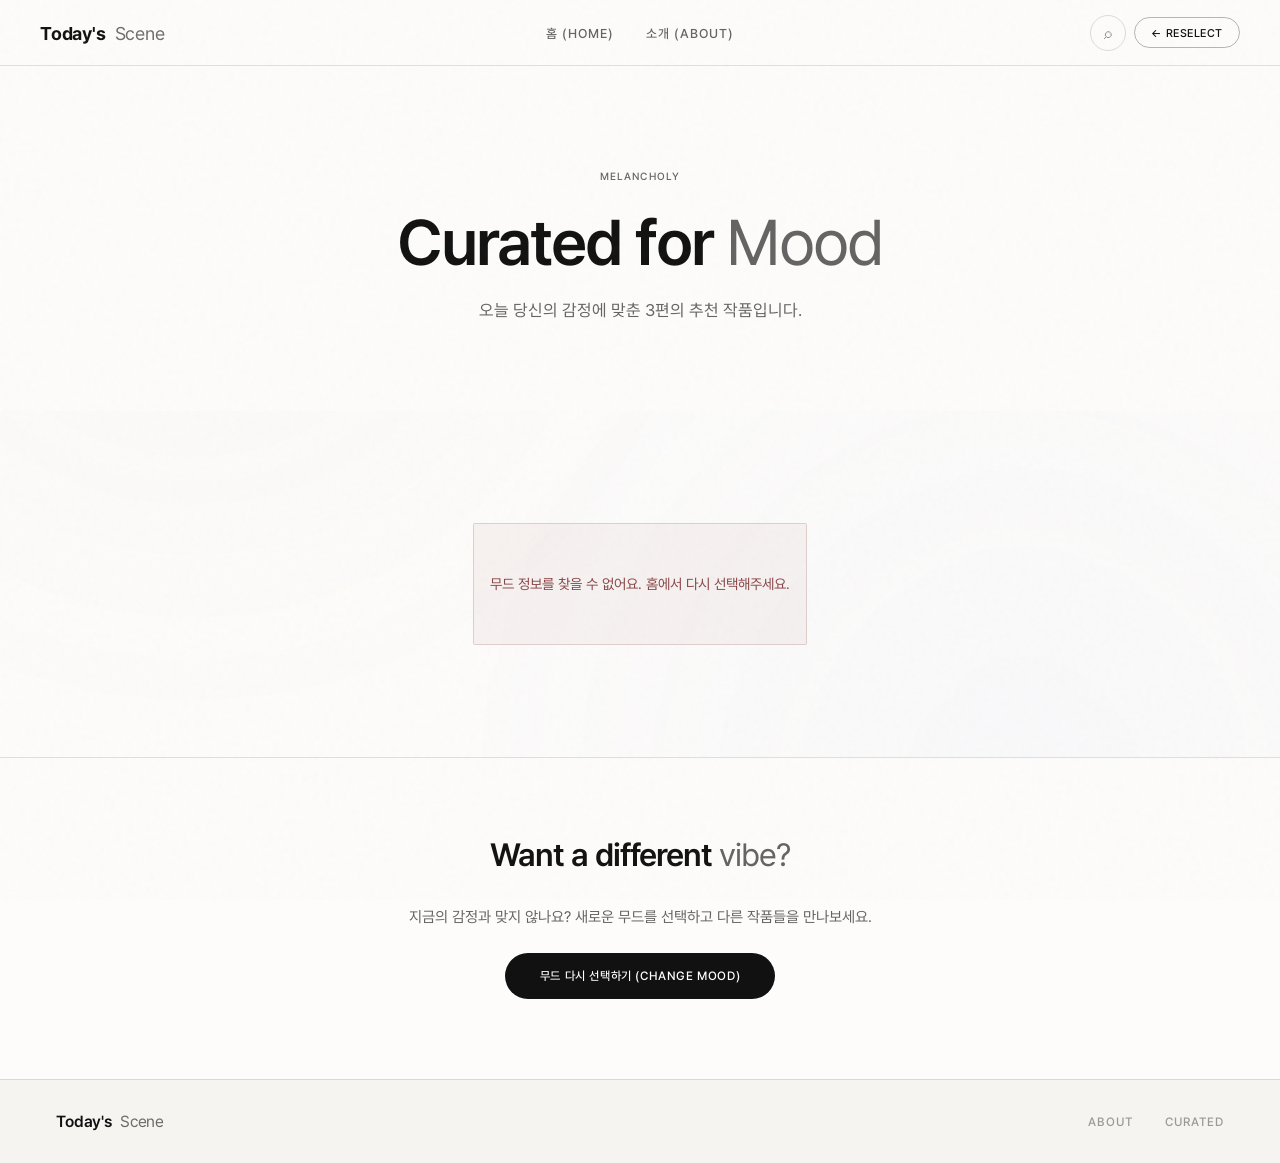
<file: src/main/resources/static/result.html>
<!DOCTYPE html>
<html lang="ko">
<head>
  <meta charset="UTF-8"/>
  <meta name="viewport" content="width=device-width, initial-scale=1.0"/>
  <title>추천 결과 — 오늘의 씬</title>
  <link rel="icon" href="/images/favicon.svg" type="image/svg+xml">
  <link rel="stylesheet" href="css/common.css">
  <style>
    :root {
      --bg: #fdfcfb; --bg2: #f5f4f1; --ink-deep: #0a0a0a;
      --accent: #111; --accent-2: #444; --accent-glow: rgba(0,0,0,.08);
      --cream: #fff; --paper: #fdfcfb;
      --ink: #111;
      --border: rgba(17,17,17,.12); --border-strong: rgba(17,17,17,.3);
      --w95: rgba(17,17,17,.95); --w65: rgba(17,17,17,.65);
      --w40: rgba(17,17,17,.4); --w15: rgba(17,17,17,.08);
      --r: 2px;
      --fp: 'Pretendard', -apple-system, sans-serif;
    }
    *, *::before, *::after { margin: 0; padding: 0; box-sizing: border-box }
    html { scroll-behavior: smooth }
    body { background: var(--bg); color: var(--w95); font-family: var(--fp); -webkit-font-smoothing: antialiased; overflow-x: hidden }

    nav {
      position: sticky; top: 0; z-index: 100; height: 66px; padding: 0 2.5rem;
      display: flex; align-items: center; justify-content: space-between;
      background: rgba(253,252,251,.9); border-bottom: 1px solid var(--border); backdrop-filter: blur(18px);
    }
    .nav-logo { font-size: 1.15rem; font-weight: 700; color: var(--ink); text-decoration: none; letter-spacing: -.01em; display: flex; align-items: center; gap: .55rem }
    .nav-logo em { font-style: normal; font-weight: 400; opacity: .6 }
    .nav-links { display: flex; gap: 2rem; list-style: none; position: absolute; left: 50%; transform: translateX(-50%); }
    .nav-links a { font-size: .80rem; font-weight: 500; color: var(--w65); text-decoration: none; letter-spacing: .08em; text-transform: uppercase; transition: color .2s }
    .nav-links a:hover, .nav-links a.active { color: var(--accent) }
    .nav-back { display: inline-flex; align-items: center; gap: .4rem; padding: .45rem 1rem; background: transparent; border: 1px solid var(--border-strong); border-radius: 40px; color: var(--accent); font-size: .7rem; font-weight: 500; letter-spacing: .05em; text-transform: uppercase; text-decoration: none; cursor: pointer; transition: all .25s }
    .nav-back:hover { background: var(--accent); color: var(--cream) }

    /* HERO BAND */
    .hero-band {
      padding: 6.5rem 3.5rem 5.5rem;
      background: var(--bg);
      transition: background .8s; position: relative; overflow: hidden; text-align: center;
    }
    .band-inner { max-width: 1100px; margin: 0 auto; position: relative; z-index: 1; display: flex; flex-direction: column; align-items: center; }
    .band-mood {
      display: inline-flex; align-items: center; gap: .6rem;
      margin-bottom: 1.5rem; font-size: .65rem; font-weight: 500;
      letter-spacing: .1em; text-transform: uppercase; color: var(--w65);
      position: relative;
    }
    .band-title { font-size: clamp(2.5rem, 5vw, 4rem); font-weight: 600; line-height: 1.1; letter-spacing: -.03em; color: var(--ink); margin-bottom: 1.2rem; text-wrap: balance }
    .band-title em { font-style: normal; font-weight: 400; color: var(--w65) }
    .band-sub   { font-size: 1.05rem; color: var(--w65); font-weight: 400; line-height: 1.6; max-width: 500px }

    /* CARDS */
    .cards-section { max-width: 900px; margin: 0 auto; padding: 4rem 3.5rem }
    .cards-wrap { display: flex; flex-direction: column; gap: 2.5rem }
    .card {
      display: grid; grid-template-columns: 45px 140px 1fr auto; gap: 2rem;
      background: var(--bg); border: 1px solid var(--border);
      border-radius: var(--r); padding: 1.5rem;
      transition: border-color .3s, transform .3s, box-shadow .3s;
      animation: fadeUp .8s cubic-bezier(0.16, 1, 0.3, 1) both;
    }
    .card:hover { border-color: var(--border-strong); transform: translateY(-3px); box-shadow: 0 8px 24px rgba(0,0,0,.04) }
    @keyframes fadeUp { from { opacity: 0; transform: translateY(20px) } to { opacity: 1; transform: translateY(0) } }

    .card-rank {
      font-size: 2.2rem;
      font-family: 'Pretendard';
      font-weight: 600;
      font-style: italic;
      color: var(--w40);
      text-align: right;
      padding-top: 0.2rem;
      user-select: none;
    }

    .poster-wrap { position: relative; width: 140px; flex-shrink: 0 }
    .poster { width: 140px; aspect-ratio: 2/3; border-radius: 2px; background: var(--border); background-size: cover; background-position: center; border: 1px solid var(--border); position: relative; z-index: 1; }

    .card-body { min-width: 0; padding-top: .2rem }
    .card-n {
      font-size: .6rem; font-weight: 500; letter-spacing: .1em; text-transform: uppercase;
      color: var(--w40); margin-bottom: .8rem;
    }
    .card-title { font-size: 1.8rem; font-weight: 600; line-height: 1.1; letter-spacing: -.03em; color: var(--ink); margin-bottom: .6rem; cursor: pointer; transition: color .2s }
    .card-title:hover { color: var(--accent-2) }
    .card-meta { display: flex; gap: .75rem; align-items: center; flex-wrap: wrap; font-size: .75rem; color: var(--w65); margin-bottom: 1rem; letter-spacing: .05em; }
    .card-meta .dot { width: 3px; height: 3px; border-radius: 50%; background: var(--border-strong) }
    .card-genre { padding: .2rem .5rem; background: var(--bg2); color: var(--accent-2); border-radius: var(--r); font-size: .65rem; font-weight: 500; letter-spacing: .05em; text-transform: uppercase }
    .card-desc { font-size: .9rem; line-height: 1.6; color: var(--w65); margin-bottom: 1.2rem; display: -webkit-box; -webkit-line-clamp: 3; -webkit-box-orient: vertical; overflow: hidden; font-weight: 400 }
    .card-why { display: block; font-size: .85rem; font-weight: 400; color: var(--accent-2); border-top: 1px solid var(--border); padding-top: .8rem; max-width: 560px; line-height: 1.6 }
    .card-why::before { content: "“"; font-size: 1.2rem; line-height: 1; font-family: serif; margin-right: .25rem; color: var(--w40); vertical-align: bottom }
    .card-why::after { content: "”"; font-size: 1.2rem; line-height: 1; font-family: serif; margin-left: .15rem; color: var(--w40); vertical-align: bottom }

    .card-side { display: flex; flex-direction: column; align-items: flex-end; gap: 1rem; padding-top: .2rem; min-width: 110px }
    .card-score { font-size: 2rem; font-weight: 600; color: var(--accent); line-height: 1; text-align: right; letter-spacing: -.03em }
    .card-score small { font-size: .6rem; font-weight: 400; color: var(--w40); letter-spacing: .05em }
    .card-score-lbl { font-size: .6rem; font-weight: 500; color: var(--w40); letter-spacing: .1em; text-transform: uppercase; text-align: right; margin-top: .2rem }
    .btn-sm { padding: .65rem 1.2rem; background: transparent; color: var(--accent); border: 1px solid var(--border-strong); border-radius: 40px; font-size: .65rem; font-weight: 500; letter-spacing: .08em; text-transform: uppercase; cursor: pointer; transition: all .2s; white-space: nowrap }
    .btn-sm:hover { background: var(--accent); color: var(--cream) }

    /* RESET */
    .reset { background: var(--bg); border-top: 1px solid var(--border); padding: 5rem 3.5rem; text-align: center }
    .reset-inner { max-width: 700px; margin: 0 auto; display: flex; flex-direction: column; align-items: center; gap: 1.5rem }
    .reset h3 { font-size: 2rem; font-weight: 600; line-height: 1.1; letter-spacing: -.03em; margin-bottom: .5rem; color: var(--ink) }
    .reset h3 em { font-style: normal; font-weight: 400; color: var(--w65) }
    .reset p { font-size: .95rem; color: var(--w65); line-height: 1.6; font-weight: 400 }
    .btn-lg { padding: 1rem 2.2rem; background: var(--accent); color: var(--cream); border: none; border-radius: 40px; font-size: .75rem; font-weight: 500; letter-spacing: .05em; text-transform: uppercase; cursor: pointer; transition: all .2s; text-decoration: none; display: inline-flex; align-items: center; gap: .5rem }
    .btn-lg:hover { background: var(--accent-2) }

    footer { background: var(--bg2); padding: 0; border-top: 1px solid var(--border) }
    .footer-row { display: flex; align-items: center; justify-content: space-between; padding: 2rem 3.5rem; gap: 1rem; flex-wrap: wrap }
    .foot-logo { font-size: 1rem; font-weight: 600; color: var(--ink); text-decoration: none; letter-spacing: -.01em; display: flex; align-items: center; gap: .5rem }
    .foot-logo em { font-style: normal; font-weight: 400; opacity: .6 }
    .foot-links { display: flex; gap: 2rem }
    .foot-links a { font-size: .75rem; font-weight: 500; color: var(--w40); text-decoration: none; letter-spacing: .08em; text-transform: uppercase; transition: color .2s }
    .foot-links a:hover { color: var(--accent) }

    .loading-state { max-width: 900px; margin: 3rem auto; text-align: center; padding: 4rem 1rem; color: var(--w65); font-size: .8rem; font-weight: 400; letter-spacing: .1em; text-transform: uppercase }
    .loading-spinner { width: 34px; height: 34px; margin: 0 auto 1.4rem; border: 1px solid var(--border); border-top-color: var(--accent); border-radius: 50%; animation: spin .8s linear infinite }
    @keyframes spin { to { transform: rotate(360deg) } }
    .error-state { max-width: 900px; margin: 3rem auto; text-align: center; padding: 3rem 1rem; color: #884444; background: rgba(136,68,68,.05); border: 1px solid rgba(136,68,68,.2); border-radius: var(--r); font-size: .9rem; line-height: 1.6 }

    @media(max-width:700px) {
      nav{padding:0 1.2rem} .nav-links{display:none}
      .hero-band, .cards-section, .reset { padding-left: 1.2rem; padding-right: 1.2rem }
      .card { grid-template-columns: 24px 90px 1fr; gap: 1.1rem }
      .card-rank { font-size: 1.4rem; padding-top: 0; }
      .poster-wrap, .poster { width: 90px }
      .card-side { flex-direction: row; flex-wrap: wrap; grid-column: 1/-1; justify-content: flex-start; align-items: center }
      .card-score { display: none }
      .footer-row { padding: 1.3rem 1.2rem }
    }
  </style>
</head>
<body>
<nav>
  <a href="index.html" class="nav-logo">Today's <em>Scene</em></a>
  <ul class="nav-links">
    <li><a href="index.html">홈 (Home)</a></li>
    <li><a href="about.html">소개 (About)</a></li>
  </ul>
  <div class="nav-right">
    <button class="search-btn" onclick="openSearch()" title="영화 검색">⌕</button>
    <a href="index.html" class="nav-back">← Reselect</a>
  </div>
</nav>

<div class="hero-band" id="heroBand">
  <div class="band-inner">
    <p class="band-mood" id="bandMood">Melancholy</p>
    <h1 class="band-title" id="bandTitle">Curated for <em>Mood</em></h1>
    <p class="band-sub">오늘 당신의 감정에 맞춘 3편의 추천 작품입니다.</p>
  </div>
</div>

<section class="cards-section">
  <div class="cards-wrap" id="cardsWrap">
    <div class="loading-state">
      <div class="loading-spinner"></div>
      <p>Now Loading…</p>
    </div>
  </div>
</section>

<div class="reset">
  <div class="reset-inner">
    <h3>Want a different <em>vibe?</em></h3>
    <p>지금의 감정과 맞지 않나요? 새로운 무드를 선택하고 다른 작품들을 만나보세요.</p>
    <a href="index.html" class="btn-lg">무드 다시 선택하기 (Change Mood)</a>
  </div>
</div>

<footer>
  <div class="footer-row">
    <a href="index.html" class="foot-logo">Today's <em>Scene</em></a>
    <div class="foot-links">
      <a href="about.html">About</a>
      <a href="index.html">Curated</a>
    </div>
  </div>
</footer>

<script src="js/movies-data.js"></script>
<script src="js/common.js"></script>
<script>
function goDetail(movieId) {
  sessionStorage.setItem('movieId', movieId);
  window.location.href = 'detail.html';
}
async function loadResults() {
  const mood = sessionStorage.getItem('mood') || 'melancholy';
  const pick = await getTodaysPick(mood);
  if (!pick) {
    document.getElementById('cardsWrap').innerHTML = '<div class="error-state">무드 정보를 찾을 수 없어요. 홈에서 다시 선택해주세요.</div>';
    return;
  }
  const titleMap = {
    melancholy: "Melancholy",
    excited: "Thrilling",
    romantic: "Romantic",
    dark: "Tense",
    cozy: "Cozy",
    wonder: "Epic",
    funny: "Lighthearted",
    thoughtful: "Thoughtful"
  };

  const bgMap = {
    melancholy: '#e8f0fe',
    excited: '#ffe0bf',
    romantic: '#fde2ec',
    dark: '#f2e6ff',
    cozy: '#ffebb3',
    wonder: '#e1f4fa',
    funny: '#e2fce9',
    thoughtful: '#eef2f6'
  };

  const mt = titleMap[mood] || "Features";
  document.getElementById('bandMood').textContent = mt;
  document.getElementById('bandTitle').innerHTML = `Curated for <em>${mt}</em>`;
  document.getElementById('heroBand').style.background = bgMap[mood] || 'var(--bg)';
  sessionStorage.setItem('currentPickIds', JSON.stringify(pick.movies));
  const wrap = document.getElementById('cardsWrap');
  const data = { movies: pick.movies, reasons: pick.reasons };
  try {
    const movies = await Promise.all(data.movies.map(id => fetchMovie(id)));
    wrap.innerHTML = movies.map((m, i) => {
      const poster = posterUrl(m.poster_path);
      const year   = m.release_date ? m.release_date.slice(0, 4) : '—';
      const rating = m.vote_average ? m.vote_average.toFixed(1) : '—';
      const genre  = getGenres(m.genres) || '드라마';
      const overview = m.overview || '줄거리 정보가 없습니다.';
      const why    = data.reasons[i] || '';
      return `
        <div class="card" style="animation-delay: ${i * 0.3 + 0.2}s">
          <div class="card-rank">0${i + 1}</div>
          <div class="poster-wrap">
            <div class="poster" style="background-image: url('${poster}')"></div>
          </div>
          <div class="card-body">
            <p class="card-n">Feature ${String(i+1).padStart(2,'0')}</p>
            <h3 class="card-title" onclick="goDetail(${m.id})">${m.title}</h3>
            <div class="card-meta">
              <span>${year}</span><span class="dot"></span>
              <span class="card-genre">${genre}</span>
            </div>
            <p class="card-desc">${overview}</p>
            <p class="card-why">${why}</p>
          </div>
          <div class="card-side">
            <div>
              <div class="card-score">${rating}<small> /10</small></div>
              <div class="card-score-lbl">TMDB Score</div>
            </div>
            <button class="btn-sm" onclick="goDetail(${m.id})">상세보기 (Details)</button>
          </div>
        </div>`;
    }).join('');
    requestAnimationFrame(() => {
      document.querySelectorAll('.card').forEach(c => c.classList.add('show'));
    });
  } catch (err) {
    wrap.innerHTML = `<div class="error-state">영화 정보를 불러오지 못했습니다.<br><span style="font-size:.8rem;opacity:.7">API 키 또는 네트워크 상태를 확인해주세요.</span></div>`;
  }
}
loadResults();
</script>
</body>
</html>
</file>
<file: css/common.css>
/* ============================================================
   common.css — 오늘의 씬 공통 스타일 (Light Theme)
   ● Pretendard @font-face
   ● 검색 모달
   ● nav 공통 유틸리티
   ● 영화적 무드 (Film Grain)
   ============================================================ */

body::after {
  content: "";
  position: fixed;
  inset: 0;
  pointer-events: none;
  z-index: 9999;
  background-image: url("data:image/svg+xml,%3Csvg viewBox='0 0 200 200' xmlns='http://www.w3.org/2000/svg'%3E%3Cfilter id='noiseFilter'%3E%3CfeTurbulence type='fractalNoise' baseFrequency='0.8' numOctaves='3' stitchTiles='stitch'/%3E%3C/filter%3E%3Crect width='100%25' height='100%25' filter='url(%23noiseFilter)'/%3E%3C/svg%3E");
  opacity: 0.035;
}

/* ── AMBIENT ORBS (B Option) ───────────────────────────────── */
.ambient-orb {
  position: fixed; border-radius: 50%;
  filter: blur(140px); opacity: 0.25; z-index: -1; pointer-events: none;
  transition: background-color 1.5s ease-in-out;
}
.ambient-orb.orb-1 {
  width: 50vw; height: 50vw; top: -10vw; left: -10vw;
  background-color: var(--orb-1, rgba(212,165,116, 0.15));
}
.ambient-orb.orb-2 {
  width: 60vw; height: 60vw; bottom: -20vw; right: -10vw;
  background-color: var(--orb-2, rgba(110,160,200, 0.1));
}


/* ── 01. FONT FACE ─────────────────────────────────────────── */
@font-face {
  font-family: 'Pretendard';
  src: url('../fonts/Pretendard-Light.otf') format('opentype');
  font-weight: 300; font-style: normal; font-display: swap;
}
@font-face {
  font-family: 'Pretendard';
  src: url('../fonts/Pretendard-Regular.otf') format('opentype');
  font-weight: 400; font-style: normal; font-display: swap;
}
@font-face {
  font-family: 'Pretendard';
  src: url('../fonts/Pretendard-Medium.otf') format('opentype');
  font-weight: 500; font-style: normal; font-display: swap;
}
@font-face {
  font-family: 'Pretendard';
  src: url('../fonts/Pretendard-SemiBold.otf') format('opentype');
  font-weight: 600; font-style: normal; font-display: swap;
}
@font-face {
  font-family: 'Pretendard';
  src: url('../fonts/Pretendard-Bold.otf') format('opentype');
  font-weight: 700; font-style: normal; font-display: swap;
}

/* ── 02. NAV UTILS ─────────────────────────────────────────── */
.nav-right {
  display: flex; align-items: center; gap: .5rem;
}
.search-btn {
  width: 36px; height: 36px; border-radius: 50%;
  background: transparent;
  border: 1px solid rgba(26,22,18,.14);
  color: rgba(26,22,18,.5);
  cursor: pointer; font-size: .95rem;
  display: inline-flex; align-items: center; justify-content: center;
  transition: border-color .2s, color .2s, background .2s;
}
.search-btn:hover {
  border-color: #111;
  color: #111;
  background: rgba(17,17,17,.04);
}

/* ── 03. SEARCH MODAL (stays dark as overlay) ──────────────── */
.search-modal {
  position: fixed; inset: 0; z-index: 1000;
  display: none; align-items: flex-start;
  justify-content: center; padding-top: 10vh;
}
.search-modal.show { display: flex; animation: smFadeIn .2s ease; }

.search-overlay {
  position: absolute; inset: 0;
  background: rgba(20,16,10,.7);
  backdrop-filter: blur(10px);
}
.search-box {
  position: relative; width: 90%; max-width: 600px;
  background: #ffffff;
  border: 1px solid rgba(17,17,17,.12);
  border-radius: 4px; overflow: hidden;
  box-shadow: 0 12px 32px rgba(0,0,0,.08);
  animation: smSlideIn .25s ease;
}
@keyframes smFadeIn { from{opacity:0} to{opacity:1} }
@keyframes smSlideIn { from{opacity:0;transform:translateY(-12px)} to{opacity:1;transform:translateY(0)} }

.search-input-wrap {
  display: flex; align-items: center; gap: .8rem;
  padding: 1.1rem 1.4rem;
  border-bottom: 1px solid rgba(26,22,18,.08);
}
.search-icon { font-size: 1rem; color: #111; opacity: .4; flex-shrink: 0; }
#searchInput {
  flex: 1; border: none; outline: none;
  font-size: .96rem; font-family: 'Pretendard', sans-serif;
  font-weight: 400; background: transparent; color: #1c1814;
}
#searchInput::placeholder { color: rgba(26,22,18,.35); }
.search-close {
  background: none; border: 1px solid rgba(26,22,18,.12);
  width: 28px; height: 28px; border-radius: 50%; cursor: pointer;
  color: rgba(26,22,18,.4); font-size: .8rem;
  display: flex; align-items: center; justify-content: center;
  transition: border-color .15s, color .15s;
}
.search-close:hover { border-color: #111; color: #111; }

.search-results {
  max-height: 58vh; overflow-y: auto; padding: .5rem;
  background: #fff;
}
.search-results::-webkit-scrollbar { width: 4px; }
.search-results::-webkit-scrollbar-track { background: transparent; }
.search-results::-webkit-scrollbar-thumb { background: rgba(17,17,17,.15); border-radius: 2px; }

.search-hint {
  text-align: center; padding: 2.8rem 1rem;
  color: rgba(26,22,18,.35);
  font-family: 'Pretendard', sans-serif;
  font-size: .82rem; font-weight: 300; letter-spacing: .05em;
}
.search-item {
  display: grid; grid-template-columns: 54px 1fr;
  gap: 1rem; padding: .85rem 1rem; cursor: pointer;
  border-radius: 4px; transition: background .15s; align-items: center;
}
.search-item:hover { background: rgba(17,17,17,.03); }
.search-poster {
  width: 54px; height: 81px; border-radius: 4px;
  background-color: #ede8de;
  background-size: cover; background-position: center; flex-shrink: 0;
}
.search-info { min-width: 0; }
.search-title {
  font-family: 'Pretendard', sans-serif;
  font-size: .92rem; font-weight: 600; color: #1c1814;
  margin-bottom: .18rem;
  white-space: nowrap; overflow: hidden; text-overflow: ellipsis;
}
.search-meta {
  font-family: 'Pretendard', sans-serif;
  font-size: .72rem; font-weight: 500; color: #444; margin-bottom: .22rem;
}
.search-overview {
  font-family: 'Pretendard', sans-serif;
  font-size: .76rem; font-weight: 300; color: rgba(26,22,18,.5);
  line-height: 1.5;
  display: -webkit-box; -webkit-line-clamp: 2;
  -webkit-box-orient: vertical; overflow: hidden;
}

@media (max-width: 600px) {
  .search-modal { padding-top: 5vh; }
  .search-box { width: 95%; }
  .search-item { grid-template-columns: 46px 1fr; gap: .8rem; }
  .search-poster { width: 46px; height: 69px; }
}
</file>
<file: src/main/resources/static/css/common.css>
/* ============================================================
   common.css — 오늘의 씬 공통 스타일 (Light Theme)
   ● Pretendard @font-face
   ● 검색 모달
   ● nav 공통 유틸리티
   ● 영화적 무드 (Film Grain)
   ============================================================ */

body::after {
  content: "";
  position: fixed;
  inset: 0;
  pointer-events: none;
  z-index: 9999;
  background-image: url("data:image/svg+xml,%3Csvg viewBox='0 0 200 200' xmlns='http://www.w3.org/2000/svg'%3E%3Cfilter id='noiseFilter'%3E%3CfeTurbulence type='fractalNoise' baseFrequency='0.8' numOctaves='3' stitchTiles='stitch'/%3E%3C/filter%3E%3Crect width='100%25' height='100%25' filter='url(%23noiseFilter)'/%3E%3C/svg%3E");
  opacity: 0.035;
}

/* ── AMBIENT ORBS (B Option) ───────────────────────────────── */
.ambient-orb {
  position: fixed; border-radius: 50%;
  filter: blur(140px); opacity: 0.25; z-index: -1; pointer-events: none;
  transition: background-color 1.5s ease-in-out;
}
.ambient-orb.orb-1 {
  width: 50vw; height: 50vw; top: -10vw; left: -10vw;
  background-color: var(--orb-1, rgba(212,165,116, 0.15));
}
.ambient-orb.orb-2 {
  width: 60vw; height: 60vw; bottom: -20vw; right: -10vw;
  background-color: var(--orb-2, rgba(110,160,200, 0.1));
}


/* ── 01. FONT FACE ─────────────────────────────────────────── */
@font-face {
  font-family: 'Pretendard';
  src: url('../fonts/Pretendard-Light.otf') format('opentype');
  font-weight: 300; font-style: normal; font-display: swap;
}
@font-face {
  font-family: 'Pretendard';
  src: url('../fonts/Pretendard-Regular.otf') format('opentype');
  font-weight: 400; font-style: normal; font-display: swap;
}
@font-face {
  font-family: 'Pretendard';
  src: url('../fonts/Pretendard-Medium.otf') format('opentype');
  font-weight: 500; font-style: normal; font-display: swap;
}
@font-face {
  font-family: 'Pretendard';
  src: url('../fonts/Pretendard-SemiBold.otf') format('opentype');
  font-weight: 600; font-style: normal; font-display: swap;
}
@font-face {
  font-family: 'Pretendard';
  src: url('../fonts/Pretendard-Bold.otf') format('opentype');
  font-weight: 700; font-style: normal; font-display: swap;
}

/* ── 02. NAV UTILS ─────────────────────────────────────────── */
.nav-right {
  display: flex; align-items: center; gap: .5rem;
}
.search-btn {
  width: 36px; height: 36px; border-radius: 50%;
  background: transparent;
  border: 1px solid rgba(26,22,18,.14);
  color: rgba(26,22,18,.5);
  cursor: pointer; font-size: .95rem;
  display: inline-flex; align-items: center; justify-content: center;
  transition: border-color .2s, color .2s, background .2s;
}
.search-btn:hover {
  border-color: #111;
  color: #111;
  background: rgba(17,17,17,.04);
}

/* ── 03. SEARCH MODAL (stays dark as overlay) ──────────────── */
.search-modal {
  position: fixed; inset: 0; z-index: 1000;
  display: none; align-items: flex-start;
  justify-content: center; padding-top: 10vh;
}
.search-modal.show { display: flex; animation: smFadeIn .2s ease; }

.search-overlay {
  position: absolute; inset: 0;
  background: rgba(20,16,10,.7);
  backdrop-filter: blur(10px);
}
.search-box {
  position: relative; width: 90%; max-width: 600px;
  background: #ffffff;
  border: 1px solid rgba(17,17,17,.12);
  border-radius: 4px; overflow: hidden;
  box-shadow: 0 12px 32px rgba(0,0,0,.08);
  animation: smSlideIn .25s ease;
}
@keyframes smFadeIn { from{opacity:0} to{opacity:1} }
@keyframes smSlideIn { from{opacity:0;transform:translateY(-12px)} to{opacity:1;transform:translateY(0)} }

.search-input-wrap {
  display: flex; align-items: center; gap: .8rem;
  padding: 1.1rem 1.4rem;
  border-bottom: 1px solid rgba(26,22,18,.08);
}
.search-icon { font-size: 1rem; color: #111; opacity: .4; flex-shrink: 0; }
#searchInput {
  flex: 1; border: none; outline: none;
  font-size: .96rem; font-family: 'Pretendard', sans-serif;
  font-weight: 400; background: transparent; color: #1c1814;
}
#searchInput::placeholder { color: rgba(26,22,18,.35); }
.search-close {
  background: none; border: 1px solid rgba(26,22,18,.12);
  width: 28px; height: 28px; border-radius: 50%; cursor: pointer;
  color: rgba(26,22,18,.4); font-size: .8rem;
  display: flex; align-items: center; justify-content: center;
  transition: border-color .15s, color .15s;
}
.search-close:hover { border-color: #111; color: #111; }

.search-results {
  max-height: 58vh; overflow-y: auto; padding: .5rem;
  background: #fff;
}
.search-results::-webkit-scrollbar { width: 4px; }
.search-results::-webkit-scrollbar-track { background: transparent; }
.search-results::-webkit-scrollbar-thumb { background: rgba(17,17,17,.15); border-radius: 2px; }

.search-hint {
  text-align: center; padding: 2.8rem 1rem;
  color: rgba(26,22,18,.35);
  font-family: 'Pretendard', sans-serif;
  font-size: .82rem; font-weight: 300; letter-spacing: .05em;
}
.search-item {
  display: grid; grid-template-columns: 54px 1fr;
  gap: 1rem; padding: .85rem 1rem; cursor: pointer;
  border-radius: 4px; transition: background .15s; align-items: center;
}
.search-item:hover { background: rgba(17,17,17,.03); }
.search-poster {
  width: 54px; height: 81px; border-radius: 4px;
  background-color: #ede8de;
  background-size: cover; background-position: center; flex-shrink: 0;
}
.search-info { min-width: 0; }
.search-title {
  font-family: 'Pretendard', sans-serif;
  font-size: .92rem; font-weight: 600; color: #1c1814;
  margin-bottom: .18rem;
  white-space: nowrap; overflow: hidden; text-overflow: ellipsis;
}
.search-meta {
  font-family: 'Pretendard', sans-serif;
  font-size: .72rem; font-weight: 500; color: #444; margin-bottom: .22rem;
}
.search-overview {
  font-family: 'Pretendard', sans-serif;
  font-size: .76rem; font-weight: 300; color: rgba(26,22,18,.5);
  line-height: 1.5;
  display: -webkit-box; -webkit-line-clamp: 2;
  -webkit-box-orient: vertical; overflow: hidden;
}

@media (max-width: 600px) {
  .search-modal { padding-top: 5vh; }
  .search-box { width: 95%; }
  .search-item { grid-template-columns: 46px 1fr; gap: .8rem; }
  .search-poster { width: 46px; height: 69px; }
}
</file>
